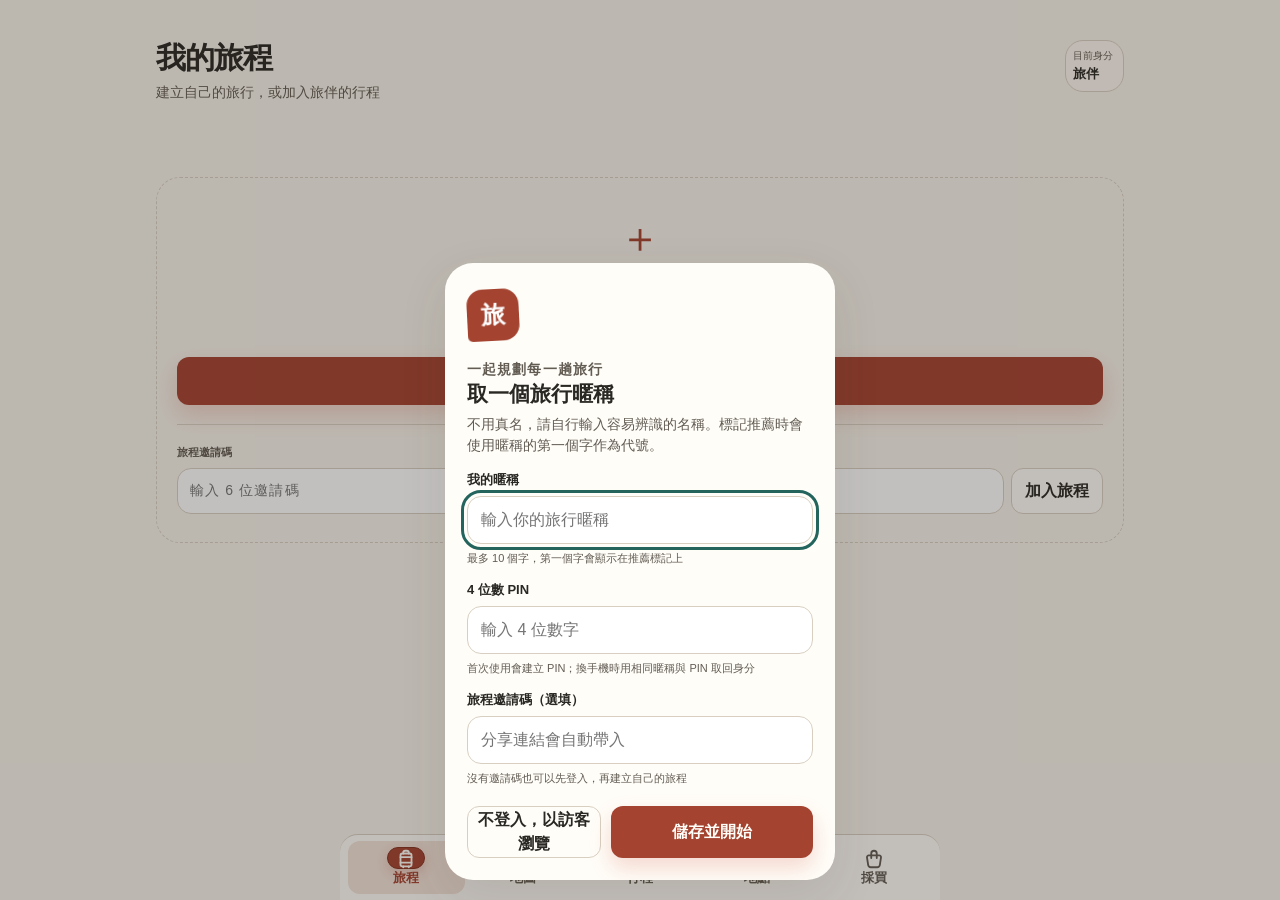
<file: index.html>
<!doctype html>
<html lang="zh-Hant">
  <head>
    <meta charset="UTF-8" />
    <meta name="viewport" content="width=device-width, initial-scale=1, viewport-fit=cover" />
    <meta name="theme-color" content="#f6f1e8" />
    <meta
      name="description"
      content="多人協作的旅遊行程、航班、住宿與地點規劃 App"
    />
    <title>旅伴｜多人旅遊規劃</title>
    <link rel="manifest" href="./manifest.webmanifest" />
    <link rel="icon" href="./icons/icon-192.png" sizes="192x192" type="image/png" />
    <link rel="apple-touch-icon" href="./icons/apple-touch-icon.png" />
    <meta name="apple-mobile-web-app-capable" content="yes" />
    <meta name="apple-mobile-web-app-title" content="旅伴" />
    <link rel="stylesheet" href="./vendor/leaflet/leaflet.css" />
    <link rel="stylesheet" href="./styles.css?v=20261003.2" />
    <link rel="stylesheet" href="./workspace-v3.css?v=20261003.2" />
  </head>
  <body>
    <main class="stage">
      <section class="phone" aria-label="多人旅遊規劃 App">
        <div id="app" class="app"></div>
        <nav class="tab-bar" aria-label="主要導覽">
          <!-- Icons: Tabler Icons, MIT License. See vendor/tabler-icons/LICENSE. -->
          <button class="tab" type="button" data-tab="overview">
            <span class="tab-icon" aria-hidden="true">
              <svg viewBox="0 0 24 24" fill="none" stroke="currentColor" stroke-width="2" stroke-linecap="round" stroke-linejoin="round" focusable="false">
                <path d="M6 8a2 2 0 0 1 2 -2h8a2 2 0 0 1 2 2v10a2 2 0 0 1 -2 2h-8a2 2 0 0 1 -2 -2l0 -10" />
                <path d="M9 6v-1a2 2 0 0 1 2 -2h2a2 2 0 0 1 2 2v1" />
                <path d="M6 10h12M6 16h12M9 20v1M15 20v1" />
              </svg>
            </span><span class="tab-label">旅程</span>
          </button>
          <button class="tab active" type="button" data-tab="map" aria-current="page">
            <span class="tab-icon" aria-hidden="true">
              <svg viewBox="0 0 24 24" fill="none" stroke="currentColor" stroke-width="2" stroke-linecap="round" stroke-linejoin="round" focusable="false">
                <path d="M8 16l2 -6l6 -2l-2 6l-6 2" />
                <path d="M3 12a9 9 0 1 0 18 0a9 9 0 1 0 -18 0" />
                <path d="M12 3v2M12 19v2M3 12h2M19 12h2" />
              </svg>
            </span><span class="tab-label">地圖</span>
          </button>
          <button class="tab" type="button" data-tab="itinerary">
            <span class="tab-icon" aria-hidden="true">
              <svg viewBox="0 0 24 24" fill="none" stroke="currentColor" stroke-width="2" stroke-linecap="round" stroke-linejoin="round" focusable="false">
                <path d="M4 7a2 2 0 0 1 2 -2h12a2 2 0 0 1 2 2v12a2 2 0 0 1 -2 2h-12a2 2 0 0 1 -2 -2V7" />
                <path d="M16 3v4M8 3v4M4 11h16M8 15h2v2H8v-2" />
              </svg>
            </span><span class="tab-label">行程</span>
          </button>
          <button class="tab" type="button" data-tab="places">
            <span class="tab-icon" aria-hidden="true">
              <svg viewBox="0 0 24 24" fill="none" stroke="currentColor" stroke-width="2" stroke-linecap="round" stroke-linejoin="round" focusable="false">
                <path d="M9 11a3 3 0 1 0 6 0a3 3 0 0 0 -6 0" />
                <path d="M17.657 16.657l-4.243 4.243a2 2 0 0 1 -2.827 0l-4.244 -4.243a8 8 0 1 1 11.314 0" />
              </svg>
            </span><span class="tab-label">地點</span>
          </button>

          <button class="tab" type="button" data-tab="shopping">
            <span class="tab-icon" aria-hidden="true">
              <svg viewBox="0 0 24 24" fill="none" stroke="currentColor" stroke-width="2" stroke-linecap="round" stroke-linejoin="round" focusable="false">
                <path d="M6.331 8h11.339a2 2 0 0 1 1.977 2.304l-1.255 8.152a3 3 0 0 1 -2.966 2.544h-6.852a3 3 0 0 1 -2.965 -2.544l-1.255 -8.152A2 2 0 0 1 6.331 8" />
                <path d="M9 11V6a3 3 0 0 1 6 0v5" />
              </svg>
            </span><span class="tab-label">採買</span>
          </button>
        </nav>
        <div class="home-indicator" aria-hidden="true"></div>
      </section>
    </main>

    <div id="sheet-root"></div>
    <div id="toast-root" aria-live="polite"></div>
    <script src="./vendor/leaflet/leaflet.js"></script>
    <script src="./lib/travel-area-audit.js?v=20260913.1"></script>
    <script src="./lib/area-tags.js?v=20260913.1"></script>
    <script src="./lib/canonical-travel-catalog.js?v=20261003.2"></script>
    <script src="./lib/planning-geography.js?v=20261003.2"></script>
    <script src="./lib/canonical-travel-manifest.js?v=20260913.1"></script>
    <script src="./lib/canonical-travel-migration.js?v=20260913.1"></script>
    <script src="./lib/trip-workspace.js?v=20261003.2"></script>
    <script src="./workspace-v3.js?v=20261003.2"></script>
    <script src="./app.js?v=20261003.2"></script>
  </body>
</html>
</file>
<file: vendor/leaflet/leaflet.css>
/* required styles */

.leaflet-pane,
.leaflet-tile,
.leaflet-marker-icon,
.leaflet-marker-shadow,
.leaflet-tile-container,
.leaflet-pane > svg,
.leaflet-pane > canvas,
.leaflet-zoom-box,
.leaflet-image-layer,
.leaflet-layer {
	position: absolute;
	left: 0;
	top: 0;
	}
.leaflet-container {
	overflow: hidden;
	}
.leaflet-tile,
.leaflet-marker-icon,
.leaflet-marker-shadow {
	-webkit-user-select: none;
	   -moz-user-select: none;
	        user-select: none;
	  -webkit-user-drag: none;
	}
/* Prevents IE11 from highlighting tiles in blue */
.leaflet-tile::selection {
	background: transparent;
}
/* Safari renders non-retina tile on retina better with this, but Chrome is worse */
.leaflet-safari .leaflet-tile {
	image-rendering: -webkit-optimize-contrast;
	}
/* hack that prevents hw layers "stretching" when loading new tiles */
.leaflet-safari .leaflet-tile-container {
	width: 1600px;
	height: 1600px;
	-webkit-transform-origin: 0 0;
	}
.leaflet-marker-icon,
.leaflet-marker-shadow {
	display: block;
	}
/* .leaflet-container svg: reset svg max-width decleration shipped in Joomla! (joomla.org) 3.x */
/* .leaflet-container img: map is broken in FF if you have max-width: 100% on tiles */
.leaflet-container .leaflet-overlay-pane svg {
	max-width: none !important;
	max-height: none !important;
	}
.leaflet-container .leaflet-marker-pane img,
.leaflet-container .leaflet-shadow-pane img,
.leaflet-container .leaflet-tile-pane img,
.leaflet-container img.leaflet-image-layer,
.leaflet-container .leaflet-tile {
	max-width: none !important;
	max-height: none !important;
	width: auto;
	padding: 0;
	}

.leaflet-container img.leaflet-tile {
	/* See: https://bugs.chromium.org/p/chromium/issues/detail?id=600120 */
	mix-blend-mode: plus-lighter;
}

.leaflet-container.leaflet-touch-zoom {
	-ms-touch-action: pan-x pan-y;
	touch-action: pan-x pan-y;
	}
.leaflet-container.leaflet-touch-drag {
	-ms-touch-action: pinch-zoom;
	/* Fallback for FF which doesn't support pinch-zoom */
	touch-action: none;
	touch-action: pinch-zoom;
}
.leaflet-container.leaflet-touch-drag.leaflet-touch-zoom {
	-ms-touch-action: none;
	touch-action: none;
}
.leaflet-container {
	-webkit-tap-highlight-color: transparent;
}
.leaflet-container a {
	-webkit-tap-highlight-color: rgba(51, 181, 229, 0.4);
}
.leaflet-tile {
	filter: inherit;
	visibility: hidden;
	}
.leaflet-tile-loaded {
	visibility: inherit;
	}
.leaflet-zoom-box {
	width: 0;
	height: 0;
	-moz-box-sizing: border-box;
	     box-sizing: border-box;
	z-index: 800;
	}
/* workaround for https://bugzilla.mozilla.org/show_bug.cgi?id=888319 */
.leaflet-overlay-pane svg {
	-moz-user-select: none;
	}

.leaflet-pane         { z-index: 400; }

.leaflet-tile-pane    { z-index: 200; }
.leaflet-overlay-pane { z-index: 400; }
.leaflet-shadow-pane  { z-index: 500; }
.leaflet-marker-pane  { z-index: 600; }
.leaflet-tooltip-pane   { z-index: 650; }
.leaflet-popup-pane   { z-index: 700; }

.leaflet-map-pane canvas { z-index: 100; }
.leaflet-map-pane svg    { z-index: 200; }

.leaflet-vml-shape {
	width: 1px;
	height: 1px;
	}
.lvml {
	behavior: url(#default#VML);
	display: inline-block;
	position: absolute;
	}


/* control positioning */

.leaflet-control {
	position: relative;
	z-index: 800;
	pointer-events: visiblePainted; /* IE 9-10 doesn't have auto */
	pointer-events: auto;
	}
.leaflet-top,
.leaflet-bottom {
	position: absolute;
	z-index: 1000;
	pointer-events: none;
	}
.leaflet-top {
	top: 0;
	}
.leaflet-right {
	right: 0;
	}
.leaflet-bottom {
	bottom: 0;
	}
.leaflet-left {
	left: 0;
	}
.leaflet-control {
	float: left;
	clear: both;
	}
.leaflet-right .leaflet-control {
	float: right;
	}
.leaflet-top .leaflet-control {
	margin-top: 10px;
	}
.leaflet-bottom .leaflet-control {
	margin-bottom: 10px;
	}
.leaflet-left .leaflet-control {
	margin-left: 10px;
	}
.leaflet-right .leaflet-control {
	margin-right: 10px;
	}


/* zoom and fade animations */

.leaflet-fade-anim .leaflet-popup {
	opacity: 0;
	-webkit-transition: opacity 0.2s linear;
	   -moz-transition: opacity 0.2s linear;
	        transition: opacity 0.2s linear;
	}
.leaflet-fade-anim .leaflet-map-pane .leaflet-popup {
	opacity: 1;
	}
.leaflet-zoom-animated {
	-webkit-transform-origin: 0 0;
	    -ms-transform-origin: 0 0;
	        transform-origin: 0 0;
	}
svg.leaflet-zoom-animated {
	will-change: transform;
}

.leaflet-zoom-anim .leaflet-zoom-animated {
	-webkit-transition: -webkit-transform 0.25s cubic-bezier(0,0,0.25,1);
	   -moz-transition:    -moz-transform 0.25s cubic-bezier(0,0,0.25,1);
	        transition:         transform 0.25s cubic-bezier(0,0,0.25,1);
	}
.leaflet-zoom-anim .leaflet-tile,
.leaflet-pan-anim .leaflet-tile {
	-webkit-transition: none;
	   -moz-transition: none;
	        transition: none;
	}

.leaflet-zoom-anim .leaflet-zoom-hide {
	visibility: hidden;
	}


/* cursors */

.leaflet-interactive {
	cursor: pointer;
	}
.leaflet-grab {
	cursor: -webkit-grab;
	cursor:    -moz-grab;
	cursor:         grab;
	}
.leaflet-crosshair,
.leaflet-crosshair .leaflet-interactive {
	cursor: crosshair;
	}
.leaflet-popup-pane,
.leaflet-control {
	cursor: auto;
	}
.leaflet-dragging .leaflet-grab,
.leaflet-dragging .leaflet-grab .leaflet-interactive,
.leaflet-dragging .leaflet-marker-draggable {
	cursor: move;
	cursor: -webkit-grabbing;
	cursor:    -moz-grabbing;
	cursor:         grabbing;
	}

/* marker & overlays interactivity */
.leaflet-marker-icon,
.leaflet-marker-shadow,
.leaflet-image-layer,
.leaflet-pane > svg path,
.leaflet-tile-container {
	pointer-events: none;
	}

.leaflet-marker-icon.leaflet-interactive,
.leaflet-image-layer.leaflet-interactive,
.leaflet-pane > svg path.leaflet-interactive,
svg.leaflet-image-layer.leaflet-interactive path {
	pointer-events: visiblePainted; /* IE 9-10 doesn't have auto */
	pointer-events: auto;
	}

/* visual tweaks */

.leaflet-container {
	background: #ddd;
	outline-offset: 1px;
	}
.leaflet-container a {
	color: #0078A8;
	}
.leaflet-zoom-box {
	border: 2px dotted #38f;
	background: rgba(255,255,255,0.5);
	}


/* general typography */
.leaflet-container {
	font-family: "Helvetica Neue", Arial, Helvetica, sans-serif;
	font-size: 12px;
	font-size: 0.75rem;
	line-height: 1.5;
	}


/* general toolbar styles */

.leaflet-bar {
	box-shadow: 0 1px 5px rgba(0,0,0,0.65);
	border-radius: 4px;
	}
.leaflet-bar a {
	background-color: #fff;
	border-bottom: 1px solid #ccc;
	width: 26px;
	height: 26px;
	line-height: 26px;
	display: block;
	text-align: center;
	text-decoration: none;
	color: black;
	}
.leaflet-bar a,
.leaflet-control-layers-toggle {
	background-position: 50% 50%;
	background-repeat: no-repeat;
	display: block;
	}
.leaflet-bar a:hover,
.leaflet-bar a:focus {
	background-color: #f4f4f4;
	}
.leaflet-bar a:first-child {
	border-top-left-radius: 4px;
	border-top-right-radius: 4px;
	}
.leaflet-bar a:last-child {
	border-bottom-left-radius: 4px;
	border-bottom-right-radius: 4px;
	border-bottom: none;
	}
.leaflet-bar a.leaflet-disabled {
	cursor: default;
	background-color: #f4f4f4;
	color: #bbb;
	}

.leaflet-touch .leaflet-bar a {
	width: 30px;
	height: 30px;
	line-height: 30px;
	}
.leaflet-touch .leaflet-bar a:first-child {
	border-top-left-radius: 2px;
	border-top-right-radius: 2px;
	}
.leaflet-touch .leaflet-bar a:last-child {
	border-bottom-left-radius: 2px;
	border-bottom-right-radius: 2px;
	}

/* zoom control */

.leaflet-control-zoom-in,
.leaflet-control-zoom-out {
	font: bold 18px 'Lucida Console', Monaco, monospace;
	text-indent: 1px;
	}

.leaflet-touch .leaflet-control-zoom-in, .leaflet-touch .leaflet-control-zoom-out  {
	font-size: 22px;
	}


/* layers control */

.leaflet-control-layers {
	box-shadow: 0 1px 5px rgba(0,0,0,0.4);
	background: #fff;
	border-radius: 5px;
	}
.leaflet-control-layers-toggle {
	background-image: url(images/layers.png);
	width: 36px;
	height: 36px;
	}
.leaflet-retina .leaflet-control-layers-toggle {
	background-image: url(images/layers-2x.png);
	background-size: 26px 26px;
	}
.leaflet-touch .leaflet-control-layers-toggle {
	width: 44px;
	height: 44px;
	}
.leaflet-control-layers .leaflet-control-layers-list,
.leaflet-control-layers-expanded .leaflet-control-layers-toggle {
	display: none;
	}
.leaflet-control-layers-expanded .leaflet-control-layers-list {
	display: block;
	position: relative;
	}
.leaflet-control-layers-expanded {
	padding: 6px 10px 6px 6px;
	color: #333;
	background: #fff;
	}
.leaflet-control-layers-scrollbar {
	overflow-y: scroll;
	overflow-x: hidden;
	padding-right: 5px;
	}
.leaflet-control-layers-selector {
	margin-top: 2px;
	position: relative;
	top: 1px;
	}
.leaflet-control-layers label {
	display: block;
	font-size: 13px;
	font-size: 1.08333em;
	}
.leaflet-control-layers-separator {
	height: 0;
	border-top: 1px solid #ddd;
	margin: 5px -10px 5px -6px;
	}

/* Default icon URLs */
.leaflet-default-icon-path { /* used only in path-guessing heuristic, see L.Icon.Default */
	background-image: url(images/marker-icon.png);
	}


/* attribution and scale controls */

.leaflet-container .leaflet-control-attribution {
	background: #fff;
	background: rgba(255, 255, 255, 0.8);
	margin: 0;
	}
.leaflet-control-attribution,
.leaflet-control-scale-line {
	padding: 0 5px;
	color: #333;
	line-height: 1.4;
	}
.leaflet-control-attribution a {
	text-decoration: none;
	}
.leaflet-control-attribution a:hover,
.leaflet-control-attribution a:focus {
	text-decoration: underline;
	}
.leaflet-attribution-flag {
	display: inline !important;
	vertical-align: baseline !important;
	width: 1em;
	height: 0.6669em;
	}
.leaflet-left .leaflet-control-scale {
	margin-left: 5px;
	}
.leaflet-bottom .leaflet-control-scale {
	margin-bottom: 5px;
	}
.leaflet-control-scale-line {
	border: 2px solid #777;
	border-top: none;
	line-height: 1.1;
	padding: 2px 5px 1px;
	white-space: nowrap;
	-moz-box-sizing: border-box;
	     box-sizing: border-box;
	background: rgba(255, 255, 255, 0.8);
	text-shadow: 1px 1px #fff;
	}
.leaflet-control-scale-line:not(:first-child) {
	border-top: 2px solid #777;
	border-bottom: none;
	margin-top: -2px;
	}
.leaflet-control-scale-line:not(:first-child):not(:last-child) {
	border-bottom: 2px solid #777;
	}

.leaflet-touch .leaflet-control-attribution,
.leaflet-touch .leaflet-control-layers,
.leaflet-touch .leaflet-bar {
	box-shadow: none;
	}
.leaflet-touch .leaflet-control-layers,
.leaflet-touch .leaflet-bar {
	border: 2px solid rgba(0,0,0,0.2);
	background-clip: padding-box;
	}


/* popup */

.leaflet-popup {
	position: absolute;
	text-align: center;
	margin-bottom: 20px;
	}
.leaflet-popup-content-wrapper {
	padding: 1px;
	text-align: left;
	border-radius: 12px;
	}
.leaflet-popup-content {
	margin: 13px 24px 13px 20px;
	line-height: 1.3;
	font-size: 13px;
	font-size: 1.08333em;
	min-height: 1px;
	}
.leaflet-popup-content p {
	margin: 17px 0;
	margin: 1.3em 0;
	}
.leaflet-popup-tip-container {
	width: 40px;
	height: 20px;
	position: absolute;
	left: 50%;
	margin-top: -1px;
	margin-left: -20px;
	overflow: hidden;
	pointer-events: none;
	}
.leaflet-popup-tip {
	width: 17px;
	height: 17px;
	padding: 1px;

	margin: -10px auto 0;
	pointer-events: auto;

	-webkit-transform: rotate(45deg);
	   -moz-transform: rotate(45deg);
	    -ms-transform: rotate(45deg);
	        transform: rotate(45deg);
	}
.leaflet-popup-content-wrapper,
.leaflet-popup-tip {
	background: white;
	color: #333;
	box-shadow: 0 3px 14px rgba(0,0,0,0.4);
	}
.leaflet-container a.leaflet-popup-close-button {
	position: absolute;
	top: 0;
	right: 0;
	border: none;
	text-align: center;
	width: 24px;
	height: 24px;
	font: 16px/24px Tahoma, Verdana, sans-serif;
	color: #757575;
	text-decoration: none;
	background: transparent;
	}
.leaflet-container a.leaflet-popup-close-button:hover,
.leaflet-container a.leaflet-popup-close-button:focus {
	color: #585858;
	}
.leaflet-popup-scrolled {
	overflow: auto;
	}

.leaflet-oldie .leaflet-popup-content-wrapper {
	-ms-zoom: 1;
	}
.leaflet-oldie .leaflet-popup-tip {
	width: 24px;
	margin: 0 auto;

	-ms-filter: "progid:DXImageTransform.Microsoft.Matrix(M11=0.70710678, M12=0.70710678, M21=-0.70710678, M22=0.70710678)";
	filter: progid:DXImageTransform.Microsoft.Matrix(M11=0.70710678, M12=0.70710678, M21=-0.70710678, M22=0.70710678);
	}

.leaflet-oldie .leaflet-control-zoom,
.leaflet-oldie .leaflet-control-layers,
.leaflet-oldie .leaflet-popup-content-wrapper,
.leaflet-oldie .leaflet-popup-tip {
	border: 1px solid #999;
	}


/* div icon */

.leaflet-div-icon {
	background: #fff;
	border: 1px solid #666;
	}


/* Tooltip */
/* Base styles for the element that has a tooltip */
.leaflet-tooltip {
	position: absolute;
	padding: 6px;
	background-color: #fff;
	border: 1px solid #fff;
	border-radius: 3px;
	color: #222;
	white-space: nowrap;
	-webkit-user-select: none;
	-moz-user-select: none;
	-ms-user-select: none;
	user-select: none;
	pointer-events: none;
	box-shadow: 0 1px 3px rgba(0,0,0,0.4);
	}
.leaflet-tooltip.leaflet-interactive {
	cursor: pointer;
	pointer-events: auto;
	}
.leaflet-tooltip-top:before,
.leaflet-tooltip-bottom:before,
.leaflet-tooltip-left:before,
.leaflet-tooltip-right:before {
	position: absolute;
	pointer-events: none;
	border: 6px solid transparent;
	background: transparent;
	content: "";
	}

/* Directions */

.leaflet-tooltip-bottom {
	margin-top: 6px;
}
.leaflet-tooltip-top {
	margin-top: -6px;
}
.leaflet-tooltip-bottom:before,
.leaflet-tooltip-top:before {
	left: 50%;
	margin-left: -6px;
	}
.leaflet-tooltip-top:before {
	bottom: 0;
	margin-bottom: -12px;
	border-top-color: #fff;
	}
.leaflet-tooltip-bottom:before {
	top: 0;
	margin-top: -12px;
	margin-left: -6px;
	border-bottom-color: #fff;
	}
.leaflet-tooltip-left {
	margin-left: -6px;
}
.leaflet-tooltip-right {
	margin-left: 6px;
}
.leaflet-tooltip-left:before,
.leaflet-tooltip-right:before {
	top: 50%;
	margin-top: -6px;
	}
.leaflet-tooltip-left:before {
	right: 0;
	margin-right: -12px;
	border-left-color: #fff;
	}
.leaflet-tooltip-right:before {
	left: 0;
	margin-left: -12px;
	border-right-color: #fff;
	}

/* Printing */

@media print {
	/* Prevent printers from removing background-images of controls. */
	.leaflet-control {
		-webkit-print-color-adjust: exact;
		print-color-adjust: exact;
		}
	}
</file>
<file: styles.css>
:root {
  color-scheme: light;
  --paper: #f6f1e8;
  --paper-2: #fffaf2;
  --ink: #282722;
  --muted: #77736b;
  --line: #ded5c8;
  --accent: #c8452d;
  --accent-deep: #ad341f;
  --mineral: #40777a;
  --mineral-soft: #dcebea;
  --shadow: 0 18px 50px rgba(55, 39, 25, 0.16);
  --radius: 24px;
  font-family:
    -apple-system, BlinkMacSystemFont, "SF Pro Display", "PingFang TC",
    "Noto Sans TC", "Microsoft JhengHei", sans-serif;
}

* {
  box-sizing: border-box;
}

html,
body {
  margin: 0;
  min-height: 100%;
  overflow-x: hidden;
  background:
    radial-gradient(circle at 18% 12%, rgba(200, 69, 45, 0.07), transparent 32%),
    #e8e1d8;
  color: var(--ink);
}

button,
input,
select {
  font: inherit;
}

button {
  color: inherit;
}

.stage {
  min-height: 100dvh;
  display: grid;
  place-items: center;
  padding: 24px;
}

.phone {
  position: relative;
  width: min(430px, 100%);
  height: min(900px, calc(100dvh - 48px));
  min-height: 720px;
  overflow: hidden;
  border: 10px solid #181818;
  border-radius: 56px;
  background:
    linear-gradient(rgba(255, 255, 255, 0.44), rgba(255, 255, 255, 0.06)),
    var(--paper);
  box-shadow: var(--shadow);
}

.phone::before {
  content: "";
  position: absolute;
  inset: 0;
  pointer-events: none;
  opacity: 0.17;
  background-image: url("data:image/svg+xml,%3Csvg viewBox='0 0 160 160' xmlns='http://www.w3.org/2000/svg'%3E%3Cfilter id='n'%3E%3CfeTurbulence type='fractalNoise' baseFrequency='.8' numOctaves='3' stitchTiles='stitch'/%3E%3C/filter%3E%3Crect width='100%25' height='100%25' filter='url(%23n)' opacity='.12'/%3E%3C/svg%3E");
}

.app {
  position: absolute;
  inset: 0 0 78px;
  overflow-y: auto;
  overflow-x: hidden;
  overscroll-behavior: contain;
  scrollbar-width: none;
}

.app::-webkit-scrollbar {
  display: none;
}

.screen {
  width: 100%;
  max-width: 100%;
  min-height: 100%;
  overflow-x: clip;
  padding: 22px 22px 34px;
}

.overview-screen {
  min-height: 100%;
  overflow: visible;
  display: flex;
  flex-direction: column;
  padding: 14px 18px 14px;
}

.overview-screen .title-row {
  margin-bottom: 8px;
}

.overview-screen .title-row > div:first-child {
  flex: 1 1 auto;
  min-width: 0;
}

.overview-screen .trip-title-button h1 {
  max-width: none;
  font-size: clamp(30px, 8vw, 38px);
  line-height: 1.08;
  overflow-wrap: anywhere;
  white-space: normal;
}

.overview-screen .subtitle {
  max-width: none;
  font-size: 17px;
  line-height: 1.25;
  overflow-wrap: anywhere;
  white-space: normal;
}

.overview-screen .header-actions .profile-button > .member-avatar {
  display: none;
}

.overview-screen .header-actions .profile-button {
  padding-left: 9px;
}

.overview-screen .header-actions {
  gap: 5px;
}

.overview-screen .share-button {
  min-width: 48px;
}

.overview-screen .flight-section {
  margin-top: 6px;
}

.overview-flight-section {
  flex: 0 0 auto;
}

.overview-screen .section-row h2 {
  margin-bottom: 8px;
  font-size: 17px;
}

.overview-screen .flight-leg {
  grid-template-columns: 34px minmax(0, 1fr) 20px minmax(0, 1fr);
  gap: 5px 7px;
  padding: 8px 10px;
}

.overview-screen .airport strong {
  font-size: 17px;
}

.overview-screen .airport span {
  font-size: 11px;
}

.overview-screen .flight-arrow .plane {
  font-size: 17px;
}

.overview-screen .flight-direction-badge {
  font-size: 11px;
}

.overview-screen .flight-travelers {
  min-height: 25px;
  padding-top: 4px;
  font-size: 12px;
}

.map-date-disabled {
  opacity: 0.48;
}

.overview-screen .saved-preview {
  min-height: 0;
  margin-top: 10px;
}

.overview-screen .preview-rail {
  grid-auto-columns: 112px;
  padding-bottom: 5px;
}

.overview-screen .preview-card {
  min-height: 82px;
  align-items: center;
  justify-content: center;
  padding: 10px;
  text-align: center;
}

.overview-screen .preview-card strong {
  width: 100%;
}

.overview-screen > .primary-button {
  flex: 0 0 auto;
  min-height: 44px;
  margin-top: 7px;
}

.overview-undo-button {
  width: 36px;
  height: 44px;
  display: grid;
  flex: 0 0 auto;
  place-items: center;
  border: 1px solid var(--line);
  border-radius: 16px;
  background: rgba(255, 250, 242, 0.8);
  color: var(--accent);
  cursor: pointer;
  font-size: 23px;
  font-weight: 800;
}

.startup-state {
  padding: 32px 20px;
  color: var(--ink);
}

.startup-state p {
  color: var(--muted);
}

.startup-skeleton {
  height: 112px;
  margin-top: 24px;
  border-radius: 16px;
  background: var(--line);
}

.page-undo-button,
.sheet-undo-button {
  width: 40px;
  height: 40px;
  display: grid;
  flex: 0 0 auto;
  place-items: center;
  padding: 0;
  border: 1px solid var(--line);
  border-radius: 14px;
  background: rgba(255, 250, 242, 0.9);
  color: var(--accent);
  cursor: pointer;
  font-size: 22px;
  font-weight: 850;
  line-height: 1;
}

.sheet-undo-button {
  position: absolute;
  z-index: 4;
  top: 20px;
  right: 68px;
}

.overview-undo-button:disabled,
.page-undo-button:disabled,
.sheet-undo-button:disabled {
  cursor: default;
  opacity: 0.34;
}

.overview-status-card {
  position: relative;
  display: grid;
  grid-template-columns: minmax(0, 1fr) auto;
  gap: 8px 14px;
  padding: 14px 15px 12px;
  border: 1px solid var(--line);
  border-radius: 20px;
  background: rgba(255, 250, 242, 0.74);
}

.overview-status-card > div:first-child,
.overview-flight-brief > div {
  min-width: 0;
  display: grid;
  gap: 2px;
}

.overview-status-card small,
.overview-status-card span,
.overview-flight-brief small,
.overview-flight-brief span {
  color: var(--muted);
  font-size: 10px;
}

.overview-status-card > div:first-child > strong {
  font-family: "Songti TC", "Noto Serif TC", serif;
  font-size: 25px;
  line-height: 1.05;
}

.overview-readiness {
  display: grid;
  align-content: center;
  justify-items: end;
}

.overview-readiness > strong {
  color: var(--accent);
  font-size: 24px;
  line-height: 1;
}

.overview-readiness > strong small {
  color: inherit;
  font-size: 11px;
}

.overview-progress {
  height: 5px;
  grid-column: 1 / -1;
  overflow: hidden;
  border-radius: 99px;
  background: #e9dfd2;
}

.overview-progress i {
  height: 100%;
  display: block;
  border-radius: inherit;
  background: var(--accent);
}

.overview-metrics {
  display: grid;
  grid-template-columns: repeat(4, minmax(0, 1fr));
  margin-top: 8px;
  overflow: hidden;
  border: 1px solid var(--line);
  border-radius: 17px;
  background: rgba(255, 250, 242, 0.56);
}

.overview-metrics button {
  min-width: 0;
  min-height: 58px;
  display: grid;
  align-content: center;
  gap: 2px;
  padding: 6px 3px;
  border: 0;
  border-right: 1px solid var(--line);
  background: transparent;
  cursor: pointer;
}

.overview-metrics button:last-child {
  border-right: 0;
}

.overview-metrics strong {
  color: var(--mineral);
  font-size: 17px;
}

.overview-metrics span {
  overflow: hidden;
  color: var(--muted);
  font-size: 9px;
  text-overflow: ellipsis;
  white-space: nowrap;
}

.overview-next-section {
  min-height: 0;
  margin-top: 10px;
}

.overview-next-section .section-row {
  margin-bottom: 4px;
}

.overview-next-section .section-row h2 {
  margin: 1px 0 0;
  font-size: 18px;
}

.overview-next-section .section-kicker {
  font-size: 9px;
}

.overview-action-list {
  display: grid;
  gap: 5px;
}

.overview-action-card {
  min-width: 0;
  min-height: 49px;
  display: grid;
  grid-template-columns: 31px minmax(0, 1fr) auto;
  align-items: center;
  gap: 8px;
  padding: 7px 10px;
  border: 1px solid var(--line);
  border-radius: 15px;
  background: rgba(255, 250, 242, 0.72);
  cursor: pointer;
  text-align: left;
}

.overview-action-card > span:first-child {
  width: 31px;
  height: 31px;
  display: grid;
  place-items: center;
  border-radius: 10px;
  background: var(--mineral-soft);
  color: var(--mineral);
  font-size: 15px;
  font-weight: 800;
}

.overview-action-card > span:nth-child(2) {
  min-width: 0;
  display: grid;
  gap: 1px;
}

.overview-action-card strong,
.overview-action-card small {
  overflow: hidden;
  text-overflow: ellipsis;
  white-space: nowrap;
}

.overview-action-card strong {
  font-size: 12px;
}

.overview-action-card small {
  color: var(--muted);
  font-size: 9px;
}

.overview-action-card > b {
  color: var(--accent);
  font-size: 18px;
}

.overview-flight-brief {
  min-height: 62px;
  display: grid;
  grid-template-columns: minmax(0, 1fr) auto;
  align-items: center;
  gap: 10px;
  margin-top: 9px;
  padding: 9px 11px;
  border: 1px solid var(--line);
  border-radius: 16px;
  background: #eee7dc;
}

.overview-flight-brief strong {
  overflow: hidden;
  font-size: 13px;
  text-overflow: ellipsis;
  white-space: nowrap;
}

.overview-flight-brief button {
  min-height: 36px;
  padding: 0 11px;
  border: 1px solid rgba(64, 119, 122, 0.25);
  border-radius: 12px;
  background: var(--paper-2);
  color: var(--mineral);
  cursor: pointer;
  font-size: 11px;
  font-weight: 800;
}

.screen.map-screen {
  display: flex;
  flex-direction: column;
  padding-bottom: 0;
}

.eyebrow,
.section-kicker {
  margin: 0;
  color: var(--mineral);
  font-size: 14px;
  font-weight: 700;
  letter-spacing: 0.08em;
}

h1,
h2,
h3,
p {
  margin-top: 0;
}

h1 {
  margin-bottom: 6px;
  font-family: "Songti TC", "Noto Serif TC", serif;
  font-size: clamp(38px, 10vw, 50px);
  font-weight: 650;
  letter-spacing: -0.04em;
}

h2 {
  margin-bottom: 14px;
  font-size: 21px;
}

.title-row,
.section-row {
  display: flex;
  align-items: center;
  justify-content: space-between;
  gap: 14px;
}

.title-row {
  margin-bottom: 22px;
}

.subtitle {
  margin: 0;
  color: var(--accent);
  font-family: "Songti TC", "Noto Serif TC", serif;
  font-size: 26px;
}

.icon-button,
.round-button {
  border: 1px solid var(--line);
  background: rgba(255, 250, 242, 0.82);
  display: grid;
  place-items: center;
  cursor: pointer;
}

.round-button {
  width: 48px;
  height: 48px;
  border-radius: 50%;
  border: 0;
  color: white;
  background: var(--accent);
  font-size: 30px;
  box-shadow: 0 9px 22px rgba(200, 69, 45, 0.22);
}

.icon-button {
  width: 40px;
  height: 40px;
  flex: 0 0 40px;
  aspect-ratio: 1;
  border-radius: 50%;
}

.profile-button {
  display: flex;
  align-items: center;
  gap: 9px;
  padding: 7px 10px 7px 7px;
  border: 1px solid var(--line);
  border-radius: 18px;
  background: rgba(255, 250, 242, 0.72);
  cursor: pointer;
  text-align: left;
}

.profile-button span {
  display: grid;
  gap: 1px;
}

.profile-button small {
  color: var(--muted);
  font-size: 10px;
}

.profile-button strong {
  max-width: 76px;
  overflow: hidden;
  font-size: 13px;
  text-overflow: ellipsis;
  white-space: nowrap;
}

.header-actions {
  display: flex;
  align-items: center;
  gap: 7px;
}

.share-button {
  min-width: 54px;
  height: 44px;
  display: grid;
  place-items: center;
  gap: 0;
  padding: 4px 8px;
  border: 1px solid var(--line);
  border-radius: 16px;
  background: rgba(255, 250, 242, 0.8);
  color: var(--mineral);
  cursor: pointer;
}

.share-button span {
  font-size: 17px;
  line-height: 1;
}

.share-button b {
  font-size: 9px;
}

.member-avatar {
  width: 38px;
  height: 38px;
  display: inline-grid;
  flex: 0 0 auto;
  place-items: center;
  border: 2px solid var(--paper-2);
  border-radius: 12px;
  color: white;
  font-size: 13px;
  font-weight: 800;
}

.member-avatar.compact {
  width: 27px;
  height: 27px;
  border-radius: 9px;
  font-size: 11px;
}

.member-avatar.coral {
  background: #bd5944;
}

.member-avatar.teal {
  background: #47777a;
}

.member-avatar.ochre {
  background: #a67939;
}

.segment {
  display: grid;
  grid-auto-flow: column;
  grid-auto-columns: 1fr;
  gap: 4px;
  margin-bottom: 22px;
  padding: 4px;
  border: 1px solid rgba(222, 213, 200, 0.9);
  border-radius: 17px;
  background: rgba(235, 228, 217, 0.72);
}

.segment button {
  min-height: 44px;
  border: 0;
  border-radius: 13px;
  background: transparent;
  cursor: pointer;
  font-weight: 700;
}

.segment button.active {
  color: white;
  background: var(--accent);
  box-shadow: 0 5px 12px rgba(173, 52, 31, 0.18);
}

.flight-section {
  margin-top: 24px;
}

.flight-card {
  overflow: hidden;
  border: 1px solid var(--line);
  border-radius: var(--radius);
  background: rgba(255, 250, 242, 0.8);
}

.flight-leg {
  display: grid;
  grid-template-columns: 44px minmax(0, 1fr) auto minmax(0, 1fr);
  grid-template-areas:
    "direction departure arrow arrival"
    "direction travelers travelers travelers";
  align-items: center;
  gap: 12px;
  padding: 20px;
}

.flight-leg + .flight-leg {
  border-top: 1px dashed var(--line);
}

.airport {
  display: grid;
  min-width: 0;
  gap: 3px;
}

.departure-airport {
  grid-area: departure;
}

.arrival-airport {
  grid-area: arrival;
  text-align: right;
}

.airport strong {
  display: block;
  overflow: hidden;
  font-family: "Songti TC", "Noto Serif TC", serif;
  font-size: 22px;
  text-overflow: ellipsis;
  white-space: nowrap;
}

.airport span,
.meta {
  color: var(--muted);
  font-size: 13px;
}

.flight-arrow {
  grid-area: arrow;
  display: grid;
  justify-items: center;
  gap: 2px;
  color: var(--mineral);
}

.flight-arrow .plane {
  font-size: 22px;
  transform: rotate(10deg);
}

.flight-direction-badge {
  grid-area: direction;
  align-self: stretch;
  display: grid;
  place-items: center;
  padding-right: 8px;
  border-right: 1px dashed var(--line);
  color: var(--accent);
  font-size: 12px;
  font-weight: 900;
  white-space: nowrap;
}

.saved-preview {
  margin-top: 26px;
}

.preview-rail {
  display: grid;
  grid-auto-flow: column;
  grid-auto-columns: 132px;
  gap: 10px;
  overflow-x: auto;
  padding: 2px 2px 8px;
  overscroll-behavior-inline: contain;
  scroll-snap-type: x proximity;
  scrollbar-width: none;
  touch-action: pan-x;
  -webkit-overflow-scrolling: touch;
  cursor: grab;
}

.preview-rail:active {
  cursor: grabbing;
}

.preview-rail::-webkit-scrollbar {
  display: none;
}

.preview-card {
  min-height: 120px;
  display: flex;
  flex-direction: column;
  justify-content: flex-end;
  padding: 14px;
  border: 1px solid var(--line);
  border-radius: 18px;
  background:
    linear-gradient(180deg, transparent 25%, rgba(34, 30, 25, 0.72)),
    var(--swatch, #c2d8d3);
  color: white;
  cursor: pointer;
  scroll-snap-align: start;
}

.preview-card strong {
  font-size: 15px;
  line-height: 1.25;
}

.primary-button,
.outline-button {
  width: 100%;
  min-height: 54px;
  border-radius: 17px;
  cursor: pointer;
  font-weight: 800;
}

.primary-button {
  border: 0;
  background: var(--accent);
  color: white;
  box-shadow: 0 10px 22px rgba(200, 69, 45, 0.2);
}

.primary-button:hover,
.primary-button:focus-visible {
  background: var(--accent-deep);
}

.outline-button {
  border: 1px dashed var(--accent);
  background: transparent;
  color: var(--accent);
}

.place-group {
  margin-top: 18px;
}

.group-title {
  display: flex;
  align-items: center;
  gap: 8px;
  margin: 0 0 5px;
  color: var(--mineral);
  font-size: 17px;
}

.group-title-row {
  display: flex;
  align-items: center;
  justify-content: space-between;
  gap: 10px;
}

.travel-area-retry {
  min-height: 36px;
  padding: 7px 11px;
  border: 1px solid var(--line);
  border-radius: 999px;
  color: var(--accent);
  background: rgba(255, 250, 242, 0.9);
  font-size: 13px;
  font-weight: 700;
}

.place-list {
  border-top: 1px solid var(--line);
}

.swipe-row {
  position: relative;
  overflow: hidden;
  border-bottom: 1px solid var(--line);
}

.swipe-delete {
  position: absolute;
  inset: 0 0 0 auto;
  width: 84px;
  border: 0;
  background: #b93f31;
  color: white;
  cursor: pointer;
  font-weight: 800;
  opacity: 0;
  visibility: hidden;
  transition: opacity 120ms ease;
}

.swipe-row.delete-visible .swipe-delete {
  opacity: 1;
  visibility: visible;
}

.swipe-surface {
  position: relative;
  z-index: 1;
  background: var(--paper);
  touch-action: pan-y;
  transition: transform 190ms ease;
  will-change: transform;
}

.place-row.swipe-surface {
  width: 100%;
  isolation: isolate;
  box-shadow: 10px 0 0 var(--paper);
}

.swipe-surface.revealed {
  transform: translateX(-84px);
}

.place-row {
  display: grid;
  grid-template-columns: 54px minmax(0, 1fr) auto;
  gap: 12px;
  align-items: center;
  min-height: 82px;
  padding: 14px 0;
}

/* Vertical rhythm inside the Places list card only (scoped via .place-row so the
   itinerary timeline's unrelated .place-copy button keeps its own spacing).
   name -> tag is tight (tag is a continuation of the name), tag -> meta is normal,
   meta -> marker status is the most separated of the three, but still modest. */
.place-row .place-copy strong {
  margin-bottom: 4px;
  overflow: visible;
  white-space: normal;
  overflow-wrap: anywhere;
}

.place-row .place-copy .place-list-tags {
  margin: 0 0 6px;
  max-height: none;
  overflow: visible;
}

.place-row .place-copy > span:not(.place-list-tags):not(.vote-names) {
  display: block;
  margin: 0 0 7px;
}

.place-thumb,
.mini-thumb {
  display: grid;
  place-items: center;
  color: white;
  background: var(--swatch, var(--mineral));
  font-family: "Songti TC", serif;
  font-weight: 800;
}

.place-thumb {
  width: 54px;
  height: 54px;
  padding: 0;
  border: 0;
  border-radius: 15px;
  font-size: 19px;
}

.mini-thumb {
  width: 42px;
  height: 42px;
  border-radius: 12px;
}

.place-copy {
  min-width: 0;
}

.place-copy strong {
  display: block;
  margin-bottom: 5px;
  overflow: hidden;
  font-size: 16px;
  text-overflow: ellipsis;
  white-space: nowrap;
}

.place-copy span {
  color: var(--muted);
  font-size: 13px;
}

.place-copy-button {
  padding: 0;
  border: 0;
  background: transparent;
  cursor: pointer;
  text-align: left;
}

.place-copy .vote-names {
  display: block;
  margin-top: 4px;
  overflow: hidden;
  color: var(--mineral);
  font-size: 12px;
  font-weight: 700;
  text-overflow: ellipsis;
  white-space: nowrap;
}

.place-row .place-copy .vote-names {
  margin-top: 0;
}

.reaction-button {
  display: grid;
  grid-template-columns: auto auto;
  place-content: center;
  place-items: center;
  gap: 3px;
  min-width: 47px;
  height: 42px;
  margin-right: 4px;
  padding: 0 9px;
  border: 1px solid var(--line);
  border-radius: 15px;
  background: rgba(255, 250, 242, 0.88);
  color: var(--muted);
  cursor: pointer;
}

.reaction-button span,
.reaction-button b {
  display: block;
  line-height: 1;
}

.reaction-button b {
  margin: 0;
  font-size: 12px;
  font-variant-numeric: tabular-nums;
}

.reaction-button.active {
  border-color: #e8a293;
  background: #fff0eb;
  color: var(--accent);
}

.list-footer {
  position: sticky;
  z-index: 12;
  bottom: 0;
  isolation: isolate;
  margin: 24px -3px 0;
  padding: 12px 3px 5px;
  border-top: 1px solid var(--line);
  background: var(--paper);
  box-shadow: 0 12px 0 var(--paper);
  transform: translateZ(0);
}

.list-footer .primary-button {
  position: relative;
  z-index: 1;
}

.map-toolbar {
  display: flex;
  align-items: center;
  justify-content: space-between;
  gap: 12px;
}

.map-toolbar.title-row {
  margin-bottom: 0;
}

.map-toolbar h1,
.map-toolbar .meta {
  margin-bottom: 0;
}

.map-toolbar-actions,
.map-fullscreen-floating-actions {
  display: flex;
  align-items: center;
  gap: 7px;
}

.map-fullscreen-button,
.map-floating-button {
  min-height: 40px;
  display: inline-flex;
  align-items: center;
  justify-content: center;
  gap: 6px;
  padding: 0 11px;
  border: 1px solid var(--line);
  border-radius: 14px;
  background: rgba(255, 250, 242, 0.94);
  color: var(--mineral);
  box-shadow: 0 4px 14px rgba(45, 35, 29, 0.1);
  cursor: pointer;
  font-size: 11px;
  font-weight: 850;
  white-space: nowrap;
}

.map-fullscreen-button svg,
.map-floating-button svg {
  width: 18px;
  height: 18px;
  fill: none;
  stroke: currentColor;
  stroke-linecap: round;
  stroke-linejoin: round;
  stroke-width: 1.9;
}

.filter-button {
  height: 42px;
  padding: 0 14px;
  border: 1px solid var(--line);
  border-radius: 99px;
  background: rgba(255, 250, 242, 0.84);
  cursor: pointer;
  font-weight: 700;
}

.coordinate-badge {
  padding: 8px 11px;
  border: 1px solid var(--line);
  border-radius: 12px;
  background: rgba(255, 250, 242, 0.76);
  color: var(--muted);
  font-size: 11px;
  font-weight: 800;
}

.map-purpose-tabs {
  display: grid;
  grid-template-columns: 1fr 1fr;
  gap: 7px;
  margin-bottom: 10px;
}

.map-purpose-tabs button {
  display: grid;
  gap: 2px;
  min-height: 54px;
  padding: 8px 12px;
  border: 1px solid var(--line);
  border-radius: 15px;
  background: rgba(255, 250, 242, 0.62);
  cursor: pointer;
  text-align: left;
}

.map-purpose-tabs button span {
  color: var(--muted);
  font-size: 11px;
}

.map-purpose-tabs button.active {
  border-color: var(--mineral);
  background: var(--mineral-soft);
  color: var(--mineral);
}

.map-filters {
  display: grid;
  grid-template-columns: repeat(3, minmax(0, 1fr));
  gap: 7px;
  margin-bottom: 9px;
}

.map-filters label {
  display: grid;
  gap: 4px;
  min-width: 0;
}

.map-filters label > span {
  color: var(--muted);
  font-size: 10px;
  font-weight: 800;
}

.map-filters select {
  width: 100%;
  min-width: 0;
  height: 38px;
  padding: 0 7px;
  border: 1px solid var(--line);
  border-radius: 11px;
  background: var(--paper-2);
  color: var(--ink);
  font-size: 11px;
  font-weight: 700;
}

.map-legend {
  display: flex;
  align-items: center;
  gap: 11px;
  overflow-x: auto;
  margin: 0 -2px 9px;
  padding: 2px;
  color: var(--muted);
  font-size: 10px;
  font-weight: 700;
  scrollbar-width: none;
  white-space: nowrap;
}

.map-legend span {
  display: inline-flex;
  align-items: center;
  gap: 4px;
}

.map-legend span.muted {
  opacity: 0.55;
}

.map-legend i {
  width: 9px;
  height: 9px;
  border-radius: 3px 3px 3px 1px;
  background: #777975;
}

.map-legend i.favorite {
  background: #78558b;
}

.map-legend i.scheduled {
  background: #3f7193;
}

.map-legend i.lodging {
  background: #50805e;
}

.map-legend .flight-route-legend i {
  width: 24px;
  height: 0;
  border-top: 3px dashed #c8452d;
  border-radius: 0;
  background: transparent;
}

.map-canvas {
  position: relative;
  flex: 1;
  min-height: 480px;
  margin: 0 -22px;
  overflow: hidden;
  background: #e8e6e1;
}

body.map-fullscreen-open {
  overflow: hidden;
}

body.map-fullscreen-open .stage {
  padding: 0;
}

body.map-fullscreen-open .phone {
  position: fixed;
  inset: 0;
  width: 100vw;
  height: 100dvh;
  min-height: 0;
  border: 0;
  border-radius: 0;
  box-shadow: none;
}

body.map-fullscreen-open .app {
  inset: 0;
  overflow: hidden;
}

body.map-fullscreen-open .tab-bar,
body.map-fullscreen-open .home-indicator,
body.map-fullscreen-open .phone::before {
  display: none;
}

.map-screen.is-fullscreen {
  position: absolute;
  inset: 0;
  z-index: 40;
  width: 100%;
  height: 100%;
  min-height: 0;
  display: grid;
  grid-template-columns: 286px minmax(0, 1fr);
  padding: 0;
  overflow: hidden;
  background: var(--paper);
  transition: grid-template-columns 220ms ease;
}

.map-fullscreen-sidebar {
  position: relative;
  z-index: 15;
  min-width: 0;
  height: 100%;
  display: flex;
  flex-direction: column;
  gap: 12px;
  padding: max(18px, env(safe-area-inset-top)) 16px max(16px, env(safe-area-inset-bottom));
  overflow-y: auto;
  border-right: 1px solid var(--line);
  background: rgba(246, 241, 232, 0.97);
  box-shadow: 9px 0 24px rgba(45, 35, 29, 0.1);
  transition: opacity 180ms ease, transform 220ms ease;
}

.map-screen.is-fullscreen.sidebar-closed {
  grid-template-columns: 0 minmax(0, 1fr);
}

.map-screen.is-fullscreen.sidebar-closed .map-fullscreen-sidebar {
  pointer-events: none;
  opacity: 0;
  transform: translateX(-100%);
}

.map-sidebar-heading {
  display: flex;
  align-items: flex-start;
  justify-content: space-between;
  gap: 10px;
}

.map-sidebar-heading h2 {
  margin: 3px 0 2px;
  font-family: "Songti TC", "Noto Serif TC", serif;
  font-size: 28px;
  line-height: 1.08;
}

.map-sidebar-heading > div > span,
.map-sidebar-result-title span {
  color: var(--muted);
  font-size: 11px;
  font-weight: 700;
}

.map-fullscreen-sidebar .map-purpose-tabs,
.map-fullscreen-sidebar .map-filters,
.map-fullscreen-sidebar .map-legend {
  flex: 0 0 auto;
  margin-bottom: 0;
}

.map-fullscreen-sidebar .map-filters {
  grid-template-columns: 1fr;
  gap: 8px;
}

.map-fullscreen-sidebar .map-filters select {
  height: 40px;
  font-size: 12px;
}

.map-fullscreen-sidebar .map-legend {
  flex-wrap: wrap;
  overflow: visible;
  white-space: normal;
}

.map-sidebar-section {
  display: grid;
  gap: 7px;
}

.map-sidebar-section h3,
.map-sidebar-result-title h3 {
  margin: 0;
  font-size: 12px;
}

.map-sidebar-kind-list {
  display: grid;
  grid-template-columns: repeat(2, minmax(0, 1fr));
  gap: 6px;
}

.map-sidebar-kind-list button {
  min-width: 0;
  min-height: 36px;
  display: flex;
  align-items: center;
  justify-content: space-between;
  gap: 6px;
  padding: 0 10px;
  border: 1px solid var(--line);
  border-radius: 12px;
  background: var(--paper-2);
  color: var(--muted);
  cursor: pointer;
  font-size: 11px;
  font-weight: 800;
}

.map-sidebar-kind-list button.active {
  border-color: var(--mineral);
  background: var(--mineral);
  color: white;
}

.map-sidebar-kind-list button b {
  font-size: 10px;
  font-variant-numeric: tabular-nums;
}

.map-sidebar-results {
  min-height: 0;
  padding-top: 11px;
  border-top: 1px solid var(--line);
}

.map-sidebar-result-title {
  display: flex;
  align-items: center;
  justify-content: space-between;
}

.map-sidebar-place {
  width: 100%;
  min-width: 0;
  display: grid;
  grid-template-columns: 34px minmax(0, 1fr);
  align-items: center;
  gap: 9px;
  padding: 8px;
  border: 1px solid transparent;
  border-radius: 13px;
  background: transparent;
  cursor: pointer;
  text-align: left;
}

.map-sidebar-place:hover,
.map-sidebar-place.active {
  border-color: rgba(64, 119, 122, 0.26);
  background: var(--mineral-soft);
}

.map-sidebar-place > i {
  width: 34px;
  height: 34px;
  display: grid;
  place-items: center;
  border-radius: 11px;
  background: var(--place-swatch, var(--mineral));
  color: white;
  font-family: "Songti TC", serif;
  font-style: normal;
  font-weight: 900;
}

.map-sidebar-place > span {
  min-width: 0;
  display: grid;
  gap: 2px;
}

.map-sidebar-place strong,
.map-sidebar-place small {
  overflow: hidden;
  text-overflow: ellipsis;
  white-space: nowrap;
}

.map-sidebar-place strong {
  font-size: 12px;
}

.map-sidebar-place small,
.map-sidebar-empty {
  color: var(--muted);
  font-size: 10px;
}

.map-sidebar-empty {
  padding: 16px 8px;
  text-align: center;
}

.map-fullscreen-stage {
  position: relative;
  min-width: 0;
  min-height: 0;
  overflow: hidden;
}

.map-fullscreen-stage .map-canvas {
  position: absolute;
  inset: 0;
  min-height: 0;
  margin: 0;
}

.map-fullscreen-floating-actions {
  position: absolute;
  z-index: 18;
  top: max(12px, env(safe-area-inset-top));
  right: max(12px, env(safe-area-inset-right));
}

.map-fullscreen-stage .map-gesture-note {
  top: max(64px, calc(env(safe-area-inset-top) + 54px));
}

.map-screen.is-fullscreen.sidebar-open .map-sidebar-toggle {
  display: none;
}

.map-canvas::after {
  content: none;
}

.google-map,
.google-map iframe {
  width: 100%;
  height: 100%;
  min-height: inherit;
  border: 0;
}

.google-map {
  position: absolute;
  inset: 0;
  touch-action: none;
}

.google-map .leaflet-pane,
.google-map .leaflet-control {
  z-index: 2;
}

.google-map .leaflet-top,
.google-map .leaflet-bottom {
  z-index: 4;
}

.map-loading {
  height: 100%;
  display: grid;
  place-items: center;
  color: var(--muted);
  font-size: 12px;
  font-weight: 800;
}

.trip-div-icon {
  border: 0;
  background: transparent;
}

.google-html-marker {
  position: absolute;
  width: 54px;
  height: 36px;
  transform: translate(-50%, -100%);
}

.map-gesture-note {
  position: absolute;
  z-index: 6;
  right: 10px;
  top: 10px;
  padding: 7px 10px;
  border: 1px solid var(--line);
  border-radius: 99px;
  background: rgba(255, 250, 242, 0.94);
  color: var(--muted);
  font-size: 10px;
  font-weight: 800;
}

.map-place-preview-dock {
  position: absolute;
  z-index: 10;
  left: max(10px, env(safe-area-inset-left));
  right: max(10px, env(safe-area-inset-right));
  bottom: max(12px, env(safe-area-inset-bottom));
  pointer-events: none;
  animation: map-preview-enter 230ms cubic-bezier(.2,.82,.24,1) both;
}

.map-place-preview-dock[hidden] {
  display: none;
}

.map-screen.is-fullscreen .map-place-preview-dock {
  position: fixed;
  bottom: max(12px, env(safe-area-inset-bottom));
}

.map-place-preview-card {
  position: relative;
  max-width: 520px;
  margin: 0 auto;
  overflow: hidden;
  border: 1px solid rgba(255,255,255,.72);
  border-radius: 22px;
  background: rgba(255,250,242,.96);
  box-shadow: 0 16px 38px rgba(45,35,29,.24), inset 0 1px 0 rgba(255,255,255,.75);
  backdrop-filter: blur(18px) saturate(1.08);
  pointer-events: auto;
}

.map-place-preview-main {
  width: 100%;
  min-width: 0;
  min-height: 92px;
  display: grid;
  grid-template-columns: 70px minmax(0,1fr) 18px;
  align-items: center;
  gap: 11px;
  padding: 10px 42px 10px 10px;
  border: 0;
  background: transparent;
  color: var(--ink);
  cursor: pointer;
  text-align: left;
  transition: transform 180ms ease, background 180ms ease;
}

.map-place-preview-main:active {
  transform: scale(.985);
}

.map-place-preview-main:focus-visible,
.map-place-preview-close:focus-visible {
  outline: 3px solid rgba(64,119,122,.42);
  outline-offset: -3px;
}

.map-place-preview-photo {
  width: 70px;
  height: 70px;
  display: grid;
  place-items: center;
  overflow: hidden;
  border-radius: 16px;
  background: var(--mineral-soft);
}

.map-place-preview-photo img {
  width: 100%;
  height: 100%;
  object-fit: cover;
}

.map-place-preview-photo > span {
  width: 100%;
  height: 100%;
  display: grid;
  place-items: center;
  background: var(--preview-swatch, var(--mineral));
  color: white;
  font-family: "Songti TC", serif;
  font-size: 25px;
  font-weight: 900;
}

.map-place-preview-copy {
  min-width: 0;
  display: grid;
  gap: 3px;
}

.map-place-preview-copy strong {
  overflow: hidden;
  font-family: "Songti TC", "Noto Serif TC", serif;
  font-size: 18px;
  text-overflow: ellipsis;
  white-space: nowrap;
}

.map-place-preview-copy small {
  color: var(--ink);
  font-size: 12px;
  font-weight: 800;
}

.map-place-preview-copy em {
  color: var(--muted);
  font-size: 10px;
  font-style: normal;
}

.map-place-preview-main > b {
  color: var(--muted);
  font-size: 24px;
  font-weight: 400;
}

.map-place-preview-close {
  position: absolute;
  top: 8px;
  right: 8px;
  width: 34px;
  height: 34px;
  display: grid;
  place-items: center;
  padding: 0;
  border: 0;
  border-radius: 50%;
  background: rgba(61,55,49,.08);
  color: var(--ink);
  cursor: pointer;
  font-size: 21px;
}

@keyframes map-preview-enter {
  from { opacity: 0; transform: translateY(14px) scale(.98); }
  to { opacity: 1; transform: translateY(0) scale(1); }
}

.map-live-location-toggle {
  flex: 0 0 auto;
  min-width: 82px;
  height: 26px;
  display: inline-flex;
  align-items: center;
  justify-content: center;
  gap: 4px;
  margin-left: auto;
  padding: 0 8px;
  border: 1px solid rgba(61, 55, 49, 0.18);
  border-radius: 99px;
  background: rgba(255, 250, 242, 0.96);
  color: #4b4d4b;
  box-shadow: 0 2px 7px rgba(45, 35, 29, 0.1);
  touch-action: manipulation;
  white-space: nowrap;
}

.map-live-location-toggle b {
  font-size: 10px;
  font-weight: 900;
}

.map-live-location-icon {
  position: relative;
  width: 18px;
  height: 18px;
  display: grid;
  place-items: center;
  border-radius: 50%;
  background: #eceae5;
  color: #5f6566;
  font-size: 0;
  line-height: 1;
}

.map-live-location-icon::before {
  content: "";
  width: 10px;
  height: 10px;
  border: 1.5px solid currentColor;
  border-radius: 50%;
}

.map-live-location-icon::after {
  content: "";
  position: absolute;
  width: 3px;
  height: 3px;
  border-radius: 50%;
  background: currentColor;
}

.map-live-location-toggle.active {
  border-color: rgba(20, 115, 230, 0.34);
  background: rgba(245, 250, 255, 0.98);
  color: #0b62be;
}

.map-live-location-toggle.active .map-live-location-icon {
  background: #1473e6;
  color: white;
  box-shadow: 0 0 0 3px rgba(20, 115, 230, 0.12);
}

.map-live-location-toggle.locating .map-live-location-icon {
  animation: map-location-pulse 1.3s ease-in-out infinite;
}

.map-live-location-toggle.location-error {
  border-color: rgba(200, 69, 45, 0.34);
  color: #ad3928;
}

.map-live-location-toggle.location-error .map-live-location-icon {
  background: #c8452d;
  box-shadow: none;
}

@keyframes map-location-pulse {
  0%, 100% { box-shadow: 0 0 0 3px rgba(20, 115, 230, 0.12); }
  50% { box-shadow: 0 0 0 8px rgba(20, 115, 230, 0.04); }
}

.google-place-pin {
  position: relative;
  width: 34px;
  height: 34px;
  display: grid;
  place-items: center;
  padding: 0;
  border: 2px solid white;
  border-radius: 11px 11px 11px 3px;
  background: var(--pin-color, #777975);
  color: white;
  box-shadow: 0 4px 11px rgba(45, 35, 29, 0.27);
  cursor: pointer;
  transform: rotate(-2deg);
  transition: transform 180ms ease, box-shadow 180ms ease;
}

.google-place-pin.selected {
  z-index: 2;
  box-shadow: 0 7px 18px rgba(45,35,29,.36), 0 0 0 4px rgba(255,250,242,.72);
  transform: rotate(-2deg) scale(1.13) translateY(-2px);
}

.google-place-pin span {
  font-family: "Songti TC", serif;
  font-size: 13px;
  font-weight: 900;
}

.google-place-pin b {
  position: absolute;
  right: -15px;
  top: -10px;
  min-width: 24px;
  padding: 2px 4px;
  border: 1.5px solid white;
  border-radius: 7px;
  background: #fff0eb;
  color: var(--accent);
  font-size: 8px;
  white-space: nowrap;
}

.google-place-pin em {
  position: absolute;
  right: -8px;
  top: -10px;
  min-width: 19px;
  height: 19px;
  display: grid;
  place-items: center;
  border: 2px solid white;
  border-radius: 50%;
  background: var(--ink);
  color: white;
  font-size: 9px;
  font-style: normal;
  font-variant-numeric: tabular-nums;
  font-weight: 900;
}

.google-place-pin.day-route-pin b {
  right: -15px;
  top: 14px;
}

.day-route-legend {
  width: 100%;
}

.leaflet-marker-icon .google-place-pin {
  pointer-events: none;
}

.map-fallback-strip {
  position: absolute;
  z-index: 7;
  left: 8px;
  right: 8px;
  bottom: 12px;
  display: flex;
  gap: 7px;
  overflow-x: auto;
  padding: 5px;
  scrollbar-width: none;
}

.map-fallback-strip button {
  display: flex;
  flex: 0 0 auto;
  align-items: center;
  gap: 6px;
  min-height: 38px;
  padding: 5px 10px 5px 6px;
  border: 1px solid rgba(222, 213, 200, 0.92);
  border-radius: 13px;
  background: rgba(255, 250, 242, 0.95);
  box-shadow: 0 4px 12px rgba(45, 35, 29, 0.16);
  cursor: pointer;
}

.map-fallback-strip b {
  width: 26px;
  height: 26px;
  display: grid;
  place-items: center;
  border-radius: 9px;
  background: var(--pin-color, var(--mineral));
  color: white;
}

.map-fallback-strip span {
  max-width: 110px;
  overflow: hidden;
  font-size: 11px;
  font-weight: 800;
  text-overflow: ellipsis;
  white-space: nowrap;
}

.map-fallback-strip small {
  color: var(--accent);
  font-size: 9px;
  font-weight: 900;
  white-space: nowrap;
}

.map-label {
  position: absolute;
  z-index: 2;
  padding: 3px 6px;
  border-radius: 8px;
  background: rgba(246, 241, 232, 0.82);
  transform: translate(-50%, 30px);
  font-size: 13px;
  font-weight: 800;
  white-space: nowrap;
}

.map-coordinate-note {
  position: absolute;
  z-index: 4;
  left: 12px;
  top: 12px;
  padding: 7px 10px;
  border: 1px solid rgba(64, 119, 122, 0.24);
  border-radius: 99px;
  background: rgba(255, 250, 242, 0.84);
  color: var(--mineral);
  font-size: 11px;
  font-weight: 800;
  backdrop-filter: blur(8px);
}

.pin {
  position: absolute;
  z-index: 3;
  width: 42px;
  height: 42px;
  padding: 0;
  border: 3px solid white;
  border-radius: 14px 14px 14px 4px;
  background: #777975;
  color: white;
  box-shadow: 0 5px 12px rgba(68, 44, 34, 0.25);
  transform: translate(-50%, -50%);
  cursor: pointer;
}

.pin.status-favorite {
  background: #78558b;
}

.pin.status-scheduled {
  background: #3f7193;
}

.pin.status-lodging {
  background: #50805e;
}

.pin-mark {
  display: grid;
  place-items: center;
  font-family: "Songti TC", serif;
  font-size: 16px;
  font-weight: 800;
}

.pin-order {
  display: grid;
  place-items: center;
  font-size: 17px;
  font-weight: 900;
  font-variant-numeric: tabular-nums;
}

.pin-place-badge {
  position: absolute;
  right: -9px;
  top: -10px;
  width: 23px;
  height: 23px;
  display: grid;
  place-items: center;
  border: 2px solid white;
  border-radius: 8px;
  background: var(--paper-2);
  color: var(--ink);
  font-family: "Songti TC", serif;
  font-size: 10px;
}

.pin-score {
  position: absolute;
  right: -17px;
  top: -12px;
  min-width: 30px;
  padding: 3px 5px;
  border: 2px solid white;
  border-radius: 9px;
  background: #fff0eb;
  color: var(--accent);
  font-size: 9px;
  font-variant-numeric: tabular-nums;
  white-space: nowrap;
}

.pin.selected {
  background: var(--mineral);
  transform: translate(-50%, -50%) scale(1.12);
}

.map-sheet {
  position: absolute;
  z-index: 10;
  left: 14px;
  right: 14px;
  bottom: 16px;
  padding: 17px;
  border: 1px solid rgba(222, 213, 200, 0.92);
  border-radius: 24px;
  background: rgba(255, 250, 242, 0.96);
  box-shadow: 0 15px 35px rgba(48, 36, 29, 0.17);
  backdrop-filter: blur(14px);
}

.single-map-sheet {
  padding: 16px;
}

.map-place-heading {
  display: flex;
  align-items: center;
  gap: 10px;
  min-width: 0;
}

.map-place-heading h2,
.map-place-heading p {
  margin: 0;
}

.map-place-heading h2 {
  overflow: hidden;
  font-size: 17px;
  text-overflow: ellipsis;
  white-space: nowrap;
}

.map-place-heading p {
  margin-top: 3px;
  color: var(--muted);
  font-size: 11px;
}

.map-preference-row {
  display: flex;
  align-items: center;
  justify-content: space-between;
  gap: 10px;
  margin-top: 12px;
  padding: 10px 0;
  border-top: 1px solid var(--line);
  border-bottom: 1px solid var(--line);
}

.map-preference-row > div:first-child {
  display: grid;
  gap: 3px;
  min-width: 0;
}

.map-preference-row strong {
  color: var(--accent);
  font-size: 13px;
}

.map-preference-row span:not(.member-avatar) {
  overflow: hidden;
  color: var(--muted);
  font-size: 11px;
  text-overflow: ellipsis;
  white-space: nowrap;
}

.map-schedule-state {
  margin: 10px 0 12px;
  color: var(--muted);
  font-size: 12px;
  font-weight: 800;
}

.map-schedule-state.scheduled {
  color: #3f7193;
}

.map-card-actions {
  display: grid;
  grid-template-columns: 1fr 1.25fr;
  gap: 8px;
}

.map-card-actions .primary-button,
.map-card-actions .secondary-button {
  min-height: 46px;
  font-size: 12px;
}

.map-empty {
  position: absolute;
  left: 50%;
  top: 48%;
  display: grid;
  width: min(280px, calc(100% - 44px));
  gap: 5px;
  padding: 18px;
  border: 1px solid rgba(64, 119, 122, 0.2);
  border-radius: 18px;
  background: rgba(255, 250, 242, 0.9);
  color: var(--muted);
  text-align: center;
  transform: translate(-50%, -50%);
}

.map-empty strong {
  color: var(--ink);
}

.map-empty span {
  font-size: 12px;
}

.sheet-list {
  margin: 8px 0 14px;
}

.sheet-place {
  display: flex;
  align-items: center;
  gap: 11px;
  padding: 9px 0;
  border-top: 1px solid var(--line);
}

.sheet-place-button {
  width: 100%;
  border-right: 0;
  border-bottom: 0;
  border-left: 0;
  background: transparent;
  cursor: pointer;
  text-align: left;
}

.sheet-place-copy {
  display: grid;
  flex: 1;
  gap: 3px;
  min-width: 0;
}

.sheet-place-copy strong {
  overflow: hidden;
  text-overflow: ellipsis;
  white-space: nowrap;
}

.sheet-place-copy small {
  color: var(--muted);
  font-size: 11px;
  font-weight: 700;
}

.sheet-place-copy small.scheduled {
  color: var(--mineral);
}

.sheet-votes {
  flex: 0 0 auto;
  color: var(--accent);
  font-size: 12px;
  font-weight: 800;
}

.sheet-place:last-child {
  border-bottom: 1px solid var(--line);
}

.date-strip {
  display: grid;
  grid-auto-flow: column;
  grid-auto-columns: minmax(66px, 1fr);
  gap: 7px;
  overflow-x: auto;
  margin: 0 -4px 24px;
  padding: 4px;
  scrollbar-width: none;
}

.date-button {
  min-height: 68px;
  border: 1px solid var(--line);
  border-radius: 16px;
  background: rgba(255, 250, 242, 0.6);
  cursor: pointer;
}

.date-button strong,
.date-button span {
  display: block;
}

.date-button span {
  margin-top: 4px;
  color: var(--muted);
  font-size: 12px;
}

.date-button.active {
  border-color: var(--accent);
  background: var(--accent);
  color: white;
}

.date-button.active span {
  color: white;
}

.day-area {
  display: flex;
  align-items: center;
  justify-content: space-between;
  margin-bottom: 15px;
}

.day-area h2 {
  min-width: 0;
  display: flex;
  align-items: baseline;
  gap: 7px;
  margin: 0;
}

.day-area-name {
  overflow: hidden;
  text-overflow: ellipsis;
  white-space: nowrap;
}

.day-count {
  flex: 0 0 auto;
  color: var(--muted);
  font-size: 11px;
  white-space: nowrap;
}

.map-link {
  flex: 0 0 auto;
  border: 1px solid var(--line);
  border-radius: 99px;
  background: transparent;
  padding: 8px 10px;
  cursor: pointer;
  font-size: 12px;
  white-space: nowrap;
}

.timeline,
.timeline * {
  user-select: none;
  -webkit-user-select: none;
  -webkit-touch-callout: none;
}

.timeline {
  position: relative;
  margin: 0 0 20px 12px;
  padding-left: 28px;
}

.timeline::before {
  content: "";
  position: absolute;
  left: 5px;
  top: 14px;
  bottom: 14px;
  border-left: 2px dashed rgba(200, 69, 45, 0.55);
}

.transport-between {
  position: relative;
  z-index: 2;
  display: flex;
  align-items: center;
  min-height: 38px;
  padding: 2px 0;
  background: var(--paper);
}

.transport-add-button {
  min-height: 30px;
  padding: 5px 11px;
  border: 1px dashed rgba(64, 119, 122, 0.48);
  border-radius: 999px;
  background: var(--paper-2);
  color: var(--mineral);
  cursor: pointer;
  font-size: 11px;
  font-weight: 800;
}

.transport-card {
  width: 100%;
  min-width: 0;
  display: grid;
  grid-template-columns: minmax(0, 1fr) auto;
  align-items: center;
  gap: 6px;
  overflow: hidden;
  border: 1px solid color-mix(in srgb, var(--transport-color) 32%, var(--line));
  border-left: 4px solid var(--transport-color);
  border-radius: 14px;
  background: color-mix(in srgb, var(--transport-color) 7%, var(--paper-2));
}

.transport-card.scheduled {
  box-shadow: 0 5px 14px rgba(55, 39, 25, 0.07);
}

.transport-card-copy {
  min-width: 0;
  display: grid;
  grid-template-columns: 31px minmax(0, 1fr);
  align-items: center;
  gap: 8px;
  padding: 8px 7px;
  border: 0;
  background: transparent;
  color: var(--ink);
  cursor: pointer;
  text-align: left;
}

.transport-card-copy > span:last-child {
  min-width: 0;
  display: grid;
  gap: 2px;
}

.transport-card-copy strong,
.transport-card-copy small {
  overflow: hidden;
  text-overflow: ellipsis;
  white-space: nowrap;
}

.transport-card-copy strong {
  font-size: 12px;
}

.transport-card-copy small {
  color: var(--muted);
  font-size: 9px;
}

.transport-icon {
  width: 30px;
  height: 30px;
  display: grid;
  place-items: center;
  border-radius: 10px;
  background: white;
  font-size: 16px;
}

.transport-route-button {
  min-height: 30px;
  margin-right: 7px;
  padding: 0 8px;
  border: 0;
  border-radius: 9px;
  background: white;
  color: var(--mineral);
  cursor: pointer;
  font-size: 10px;
  font-weight: 800;
  white-space: nowrap;
}

.transport-review-card {
  display: grid;
  gap: 8px;
  margin: -4px 0 18px 12px;
  padding: 12px;
  border: 1px solid rgba(191, 123, 43, 0.36);
  border-radius: 16px;
  background: rgba(248, 233, 205, 0.62);
}

.transport-review-card > div {
  display: grid;
  gap: 2px;
}

.transport-review-card > div strong {
  color: #8b581e;
  font-size: 13px;
}

.transport-review-card > div span {
  color: var(--muted);
  font-size: 10px;
}

.transport-review-card button {
  min-width: 0;
  display: grid;
  grid-template-columns: auto minmax(0, 1fr) auto;
  align-items: center;
  gap: 8px;
  padding: 9px;
  border: 1px solid rgba(191, 123, 43, 0.22);
  border-radius: 12px;
  background: rgba(255, 250, 242, 0.86);
  color: var(--ink);
  cursor: pointer;
  text-align: left;
}

.transport-review-card button b {
  overflow: hidden;
  font-size: 11px;
  text-overflow: ellipsis;
  white-space: nowrap;
}

.transport-review-card button em {
  color: #8b581e;
  font-size: 10px;
  font-style: normal;
  font-weight: 800;
  white-space: nowrap;
}

.timeline-item {
  position: relative;
  display: grid;
  grid-template-columns: 72px minmax(0, 1fr) auto;
  align-items: center;
  gap: 12px;
  min-height: 96px;
  padding: 12px 0;
}

.timeline-place-details {
  display: grid;
  gap: 3px;
}

.timeline-place-details strong {
  margin-bottom: 2px;
}

.timeline-place-details span {
  display: block;
  overflow: hidden;
  font-size: 10px;
  line-height: 1.35;
  text-overflow: ellipsis;
  white-space: nowrap;
}

.timeline-place-details .opening-line {
  overflow: visible;
  white-space: normal;
}

.timeline-place-details .phone-line {
  overflow: visible;
  font-variant-numeric: tabular-nums;
  white-space: nowrap;
}

.timeline-place-details span b {
  display: inline-block;
  min-width: 31px;
  margin-right: 4px;
  color: var(--mineral);
  font-size: 9px;
}

.timeline-item::before {
  content: "";
  position: absolute;
  left: -29px;
  width: 12px;
  height: 12px;
  border: 3px solid var(--paper);
  border-radius: 50%;
  background: var(--accent);
  box-shadow: 0 0 0 2px var(--accent);
}

.time-button {
  position: relative;
  width: 72px;
  min-width: 0;
  display: grid;
  place-items: center;
  overflow: hidden;
  border: 1px solid var(--line);
  border-radius: 13px;
  background: var(--paper-2);
  padding: 9px 4px;
  cursor: pointer;
  font-weight: 800;
  font-variant-numeric: tabular-nums;
  line-height: 1;
  text-align: center;
  white-space: nowrap;
}

.readonly-time {
  display: grid;
  place-items: center;
  cursor: default;
}

.drag-handle {
  width: 42px;
  height: 42px;
  border: 0;
  border-radius: 13px;
  background: transparent;
  color: #aaa298;
  font-size: 22px;
  cursor: grab;
  touch-action: none;
  user-select: none;
  -webkit-touch-callout: none;
}

.drag-handle:active {
  cursor: grabbing;
}

.timeline-item.dragging {
  z-index: 120;
  border-radius: 16px;
  background: var(--paper);
  box-shadow: 0 14px 30px rgba(55, 39, 25, 0.2);
  opacity: 1;
  will-change: transform;
}

.timeline-swipe-row.dragging-row {
  position: relative;
  z-index: 7;
  border: 1px dashed rgba(200, 69, 45, 0.58);
  border-radius: 16px;
  background: rgba(200, 69, 45, 0.07);
}

.timeline-swipe-row.dragging-row .swipe-delete {
  visibility: hidden;
}

body.itinerary-dragging,
body.itinerary-dragging * {
  cursor: grabbing !important;
}

body.itinerary-dragging .transport-between {
  visibility: hidden;
}

.flight-timeline-item::before {
  background: #3f7fa6;
  box-shadow: 0 0 0 2px #3f7fa6;
}

.flight-time-button {
  border-color: rgba(63, 127, 166, 0.3);
  background: rgba(220, 237, 247, 0.72);
  color: #285e7e;
}

.flight-itinerary-details strong {
  color: #285e7e;
}

.flight-itinerary-details span {
  color: var(--muted);
}

.timeline-swipe-row {
  overflow: visible;
  border-bottom: 1px solid var(--line);
}

.timeline-swipe-row .swipe-delete {
  right: 0;
  border-radius: 0 14px 14px 0;
}

.modal-actions button:disabled {
  cursor: not-allowed;
  opacity: 0.38;
}

.boundary-card {
  margin-top: 24px;
  border: 1px solid var(--line);
  border-radius: 20px;
  background: rgba(255, 250, 242, 0.54);
}

.boundary-row {
  display: flex;
  align-items: center;
  gap: 12px;
  padding: 15px;
}

.boundary-row + .boundary-row {
  border-top: 1px dashed var(--line);
}

.empty-state {
  display: grid;
  place-items: center;
  min-height: 280px;
  padding: 30px;
  text-align: center;
  color: var(--muted);
}

.empty-state b {
  display: block;
  margin-bottom: 8px;
  color: var(--ink);
  font-size: 20px;
}

.tab-bar {
  position: absolute;
  z-index: 30;
  left: 0;
  right: 0;
  bottom: 0;
  height: 78px;
  display: grid;
  grid-template-columns: repeat(4, 1fr);
  padding: 6px 10px 13px;
  border-top: 1px solid var(--line);
  background: rgba(255, 250, 242, 0.94);
  backdrop-filter: blur(16px);
  -webkit-backdrop-filter: blur(16px);
}

.tab {
  display: grid;
  place-items: center;
  align-content: center;
  min-width: 0;
  min-height: 54px;
  gap: 2px;
  padding: 2px 4px 4px;
  border: 0;
  border-radius: 14px;
  background: transparent;
  color: #6f6a63;
  cursor: pointer;
  font-size: 12px;
  -webkit-tap-highlight-color: transparent;
}

.tab-icon {
  width: 38px;
  height: 31px;
  display: grid;
  place-items: center;
  border: 1px solid transparent;
  border-radius: 12px;
  background: transparent;
  transition:
    color 160ms ease,
    background-color 160ms ease,
    border-color 160ms ease,
    transform 120ms ease;
}

.tab-icon svg {
  width: 23px;
  height: 23px;
}

.tab-label {
  max-width: 100%;
  overflow: hidden;
  font-weight: 650;
  line-height: 1.1;
  text-overflow: ellipsis;
  white-space: nowrap;
}

.tab.active {
  color: var(--accent);
  font-weight: 800;
}

.tab.active .tab-icon {
  border-color: var(--accent-deep);
  background: var(--accent);
  color: var(--paper-2);
  box-shadow: 0 4px 12px rgba(173, 52, 31, 0.2);
}

@media (hover: hover) {
  .tab:not(.active):hover .tab-icon {
    border-color: var(--line);
    background: rgba(200, 69, 45, 0.07);
    color: var(--accent-deep);
  }
}

.tab:active .tab-icon {
  transform: scale(0.94);
}

.tab:focus-visible {
  outline: 2px solid var(--mineral);
  outline-offset: -2px;
}

.place-address-feedback {
  display: flex;
  align-items: center;
  justify-content: space-between;
  gap: 8px;
  min-height: 36px;
}

.place-address-feedback button {
  flex: 0 0 auto;
  padding: 8px;
  border: 0;
  background: transparent;
  color: var(--accent, #587a73);
  font-size: 13px;
}

.place-area-advanced summary { cursor: pointer; padding: 10px 0; font-size: 14px; }
.place-area-advanced > .field { margin-top: 10px; }

@media (prefers-reduced-motion: reduce) {
  .tab-icon {
    transition: none;
  }
}

.home-indicator {
  position: absolute;
  z-index: 40;
  left: 50%;
  bottom: 5px;
  width: 116px;
  height: 4px;
  border-radius: 99px;
  background: #111;
  transform: translateX(-50%);
}

.modal-backdrop {
  position: fixed;
  z-index: 100;
  inset: 0;
  display: grid;
  align-items: end;
  justify-items: center;
  padding: 20px 26px max(20px, env(safe-area-inset-bottom));
  background: rgba(37, 31, 26, 0.28);
}

.modal-sheet {
  position: relative;
  width: min(390px, 100%);
  max-height: 80dvh;
  overflow-y: auto;
  padding: 20px;
  border-radius: 28px;
  background: var(--paper-2);
  box-shadow: var(--shadow);
}

.modal-sheet h2 {
  margin-bottom: 6px;
}

.modal-sheet p {
  color: var(--muted);
  font-size: 14px;
}

.transport-backdrop {
  overflow: hidden;
  padding-inline: 14px;
  overscroll-behavior: none;
}

.transport-sheet {
  min-width: 0;
  max-width: 390px;
  height: min(760px, calc(100dvh - 28px));
  max-height: calc(100dvh - 28px);
  display: flex;
  flex-direction: column;
  overflow: hidden;
  padding: 16px;
}

.transport-sheet-header,
.transport-sheet-actions {
  flex: 0 0 auto;
}

.transport-sheet-body {
  width: 100%;
  max-width: 100%;
  flex: 1 1 auto;
  min-height: 0;
  overflow-y: auto;
  overflow-x: hidden;
  overscroll-behavior: contain;
  padding: 0 2px 4px;
  touch-action: pan-y;
  -webkit-overflow-scrolling: touch;
}

body.transport-sheet-open,
body.transport-sheet-open .app {
  overflow: hidden;
}

.transport-sheet .field-grid {
  width: 100%;
  max-width: 100%;
  grid-template-columns: minmax(0, 1fr) minmax(0, 1fr);
}

.transport-sheet .transport-time-grid {
  grid-template-columns: minmax(0, 1fr) minmax(0, 1fr);
  gap: 8px;
}

.transport-sheet .transport-time-grid .field {
  width: 100%;
}

.transport-sheet .field,
.transport-scheduled-fields {
  min-width: 0;
  max-width: 100%;
}

.transport-sheet .field input,
.transport-sheet .field select,
.transport-sheet .field textarea {
  min-width: 0;
  max-width: 100%;
  font-size: 16px;
}

.transport-sheet input[type="time"] {
  display: block;
  width: 100%;
  inline-size: 100%;
  min-inline-size: 0;
  max-inline-size: 100%;
  -webkit-appearance: none;
  appearance: none;
}

.transport-sheet .transport-time-grid input[type="time"] {
  height: 48px;
  padding: 0 8px;
  color: var(--ink);
  font-size: 20px;
  font-weight: 750;
  font-variant-numeric: tabular-nums;
  line-height: 48px;
  text-align: center;
}

.transport-sheet input[type="time"]::-webkit-date-and-time-value,
.transport-sheet input[type="time"]::-webkit-datetime-edit {
  width: 100%;
  min-width: 0;
  margin: 0;
  padding: 0;
  text-align: center;
}

.transport-sheet .transport-time-grid input[type="time"]::-webkit-datetime-edit {
  display: flex;
  min-height: 46px;
  align-items: center;
  justify-content: center;
  line-height: 1;
}

.transport-sheet .field textarea {
  min-height: 82px;
  resize: none;
}

.transport-time-window,
.transport-validation-message {
  margin: 6px 0 0;
  font-size: 12px;
  line-height: 1.35;
}

.transport-time-window {
  color: var(--muted);
}

.transport-validation-message {
  padding: 8px 10px;
  border-radius: 10px;
  background: rgba(200, 69, 45, 0.1);
  color: #a53b28 !important;
  font-weight: 700;
}

.transport-sheet.has-transport-error input[type="time"] {
  border-color: rgba(200, 69, 45, 0.55);
}

.transport-sheet-actions button:disabled {
  cursor: not-allowed;
  opacity: 0.48;
}

.transport-scheduled-fields.hidden {
  display: none;
}

.transport-sheet [hidden] {
  display: none !important;
}

.transport-ticket-control {
  display: grid;
  grid-template-columns: minmax(0, 1fr) auto;
  align-items: center;
  gap: 10px;
  margin-top: 12px;
  padding: 10px 11px;
  border: 1px solid var(--line);
  border-radius: 14px;
  background: rgba(238, 231, 220, 0.62);
}

.transport-ticket-control > span {
  min-width: 0;
  display: grid;
  gap: 2px;
}

.transport-ticket-control strong {
  font-size: 12px;
}

.transport-ticket-control small {
  color: var(--muted);
  font-size: 9px;
  line-height: 1.35;
}

.transport-ticket-control button {
  min-height: 36px;
  padding: 0 11px;
  border: 1px solid rgba(64, 119, 122, 0.32);
  border-radius: 12px;
  background: var(--paper-2);
  color: var(--mineral);
  cursor: pointer;
  font-size: 11px;
  font-weight: 800;
  white-space: nowrap;
}

.transport-ticket-control button.active {
  border-color: var(--mineral);
  background: var(--mineral);
  color: white;
}

.transport-simple-mode .transport-primary-fields {
  grid-template-columns: minmax(0, 1fr);
}

.duration-input {
  position: relative;
}

.duration-input input {
  padding-right: 50px !important;
  font-size: 18px !important;
  font-weight: 750;
  font-variant-numeric: tabular-nums;
  text-align: center;
}

.duration-input > span {
  position: absolute;
  top: 50%;
  right: 13px;
  color: var(--muted);
  font-size: 11px;
  font-weight: 700;
  pointer-events: none;
  transform: translateY(-50%);
}

.transport-duration-field .field-note {
  min-height: 15px;
  color: var(--muted);
  font-size: 9px;
  line-height: 1.35;
}

.transport-warning {
  display: grid;
  gap: 2px;
  margin-top: 10px;
  padding: 10px 12px;
  border-radius: 13px;
  background: rgba(248, 233, 205, 0.76);
  color: #8b581e;
}

.transport-warning strong {
  font-size: 12px;
}

.transport-warning span {
  font-size: 10px;
}

.transport-travelers {
  display: flex;
  flex-wrap: wrap;
  gap: 7px;
}

.transport-traveler input {
  position: absolute;
  opacity: 0;
  pointer-events: none;
}

.transport-traveler > span {
  min-height: 36px;
  display: inline-flex;
  align-items: center;
  gap: 6px;
  padding: 5px 9px 5px 6px;
  border: 1px solid var(--line);
  border-radius: 999px;
  background: white;
  color: var(--muted);
  cursor: pointer;
  font-size: 12px;
  font-weight: 800;
}

.transport-traveler input:checked + span {
  border-color: var(--mineral);
  background: var(--mineral-soft);
  color: var(--mineral);
}

.transport-google-button {
  width: 100%;
  min-height: 44px;
  margin-top: 14px;
  border: 1px solid rgba(64, 119, 122, 0.28);
  border-radius: 14px;
  background: var(--mineral-soft);
  color: var(--mineral);
  cursor: pointer;
  font-weight: 800;
}

.transport-booking-button {
  width: 100%;
  min-height: 42px;
  margin-top: 8px;
  border: 1px solid var(--line);
  border-radius: 14px;
  background: white;
  color: var(--ink);
  cursor: pointer;
  font-weight: 800;
}

.transport-sheet-actions {
  margin-top: 12px;
}

.transport-div-icon {
  background: transparent;
  border: 0;
}

.transport-map-icon {
  width: 34px;
  height: 34px;
  display: grid;
  place-items: center;
  padding: 0;
  border: 2px solid var(--mineral);
  border-radius: 50%;
  background: #fffaf2;
  box-shadow: 0 3px 9px rgba(37, 31, 26, 0.2);
  cursor: pointer;
  font-size: 16px;
}

.time-wheel-backdrop {
  padding-inline: 12px;
}

.time-wheel-sheet {
  width: min(390px, 100%);
  max-height: none;
  overflow: hidden;
  padding: 10px 14px 18px;
}

.time-wheel-toolbar {
  min-height: 48px;
  display: grid;
  grid-template-columns: 44px minmax(0, 1fr) 44px;
  align-items: center;
  gap: 8px;
  border-bottom: 1px solid var(--line);
}

.time-wheel-toolbar button {
  width: 40px;
  height: 40px;
  border: 0;
  border-radius: 13px;
  background: transparent;
  color: var(--muted);
  cursor: pointer;
  font-size: 25px;
  font-weight: 800;
}

.time-wheel-toolbar button.confirm {
  background: var(--mineral);
  color: white;
}

.time-wheel-toolbar span {
  min-width: 0;
  display: grid;
  justify-items: center;
  gap: 1px;
}

.time-wheel-toolbar strong {
  max-width: 100%;
  overflow: hidden;
  font-size: 13px;
  text-overflow: ellipsis;
  white-space: nowrap;
}

.time-wheel-toolbar small {
  color: var(--accent);
  font-size: 12px;
  font-variant-numeric: tabular-nums;
  font-weight: 900;
}

.time-wheel-picker {
  position: relative;
  height: 190px;
  display: grid;
  grid-template-columns: 1fr 24px 1fr;
  align-items: center;
  padding-inline: 42px;
  overflow: hidden;
}

.time-wheel-picker > b {
  position: relative;
  z-index: 2;
  text-align: center;
  font-size: 24px;
}

.time-wheel-selection {
  position: absolute;
  z-index: 0;
  left: 30px;
  right: 30px;
  top: 73px;
  height: 44px;
  border-block: 1px solid var(--line);
  border-radius: 12px;
  background: rgba(64, 119, 122, 0.08);
  pointer-events: none;
}

.time-wheel-column {
  position: relative;
  z-index: 1;
  height: 190px;
  overflow-y: auto;
  padding-block: 73px;
  scroll-snap-type: y mandatory;
  overscroll-behavior: contain;
  scrollbar-width: none;
  -webkit-overflow-scrolling: touch;
}

.time-wheel-column::-webkit-scrollbar {
  display: none;
}

.time-wheel-option {
  width: 100%;
  height: 44px;
  display: block;
  padding: 0;
  border: 0;
  background: transparent;
  color: var(--muted);
  cursor: pointer;
  font-size: 21px;
  font-variant-numeric: tabular-nums;
  font-weight: 650;
  opacity: 0.5;
  scroll-snap-align: center;
}

.time-wheel-option.active {
  color: var(--ink);
  opacity: 1;
}

.sheet-kind-tabs {
  display: grid;
  grid-template-columns: repeat(5, 1fr);
  gap: 5px;
  margin: 12px 0;
}

.sheet-kind-tabs button {
  min-height: 36px;
  border: 1px solid var(--line);
  border-radius: 12px;
  background: transparent;
  cursor: pointer;
  font-size: 12px;
  font-weight: 800;
}

.sheet-kind-tabs button.active {
  border-color: var(--accent);
  background: var(--accent);
  color: white;
}

.itinerary-place-options {
  flex: 1 1 auto;
  min-height: 0;
  max-height: none;
  overflow-y: auto;
  border-block: 1px solid var(--line);
  overscroll-behavior: contain;
  -webkit-overflow-scrolling: touch;
}

.itinerary-places-sheet {
  height: min(720px, calc(100dvh - 40px));
  max-height: calc(100dvh - 40px);
  display: flex;
  flex-direction: column;
  overflow: hidden;
}

.itinerary-places-sheet > .section-row,
.itinerary-places-sheet > p,
.itinerary-places-sheet > .sheet-kind-tabs,
.itinerary-places-sheet > .modal-actions {
  flex: 0 0 auto;
}

.itinerary-place-option {
  min-height: 66px;
  display: grid;
  grid-template-columns: 24px minmax(0, 1fr) auto;
  align-items: center;
  gap: 9px;
  border-bottom: 1px solid var(--line);
  cursor: pointer;
}

.itinerary-place-option:last-child {
  border-bottom: 0;
}

.itinerary-place-option input {
  position: absolute;
  opacity: 0;
  pointer-events: none;
}

.itinerary-place-check {
  width: 24px;
  height: 24px;
  display: grid;
  place-items: center;
  border: 1px solid var(--line);
  border-radius: 8px;
  color: transparent;
  font-weight: 900;
}

.itinerary-place-option input:checked + .itinerary-place-check {
  border-color: var(--mineral);
  background: var(--mineral);
  color: white;
}

.itinerary-place-copy {
  min-width: 0;
  display: grid;
  gap: 3px;
}

.itinerary-place-copy strong,
.itinerary-place-copy small {
  overflow: hidden;
  text-overflow: ellipsis;
  white-space: nowrap;
}

.itinerary-place-copy small {
  color: var(--muted);
}

.itinerary-place-option > b {
  max-width: 96px;
  color: var(--mineral);
  font-size: 10px;
  text-align: right;
}

.itinerary-place-option.already-added {
  cursor: default;
  opacity: 0.58;
}

.place-detail-sheet {
  max-height: 88dvh;
  padding: 18px;
}

.place-detail-delete-button {
  width: 100%;
  min-height: 44px;
  margin-top: 10px;
  border: 1px solid rgba(157, 46, 35, 0.3);
  border-radius: 16px;
  background: rgba(243, 217, 211, 0.42);
  color: #9d2e23;
  cursor: pointer;
  font-size: 13px;
  font-weight: 850;
}

.place-detail-edit-button {
  width: 100%;
  min-height: 46px;
  margin-top: 12px;
  border: 1px solid rgba(64, 119, 122, 0.34);
  border-radius: 16px;
  background: var(--mineral-soft);
  color: var(--mineral);
  cursor: pointer;
  font-size: 13px;
  font-weight: 850;
  transition: background 180ms ease, transform 180ms ease;
}

.place-detail-edit-button:hover,
.place-detail-edit-button:focus-visible {
  background: color-mix(in srgb, var(--mineral-soft) 72%, var(--mineral) 12%);
}

.place-detail-edit-button:active {
  transform: translateY(1px);
}

.place-detail-delete-button:hover,
.place-detail-delete-button:focus-visible {
  border-color: rgba(157, 46, 35, 0.58);
  background: rgba(243, 217, 211, 0.72);
}

.place-detail-delete-button:active {
  transform: translateY(1px);
}

.place-byline {
  margin-bottom: 14px;
}

.place-address-card {
  display: grid;
  gap: 5px;
  margin: 0 0 13px;
  padding: 12px 14px;
  border-radius: 14px;
  background: rgba(64, 119, 122, 0.08);
}

.place-address-card small {
  color: var(--mineral);
  font-size: 10px;
  font-weight: 850;
}

.place-address-card strong {
  color: var(--ink);
  font-size: 13px;
  line-height: 1.5;
  overflow-wrap: anywhere;
}

.detail-gallery {
  display: grid;
  grid-template-columns: 1.55fr 1fr;
  grid-template-rows: 78px 78px;
  gap: 7px;
}

.gallery-card {
  position: relative;
  overflow: hidden;
  min-height: 78px;
  border-radius: 14px;
  background:
    radial-gradient(circle at 25% 18%, rgba(255, 255, 255, 0.42), transparent 28%),
    linear-gradient(145deg, color-mix(in srgb, var(--swatch) 88%, #fff), var(--swatch));
}

.gallery-card::after {
  content: "";
  position: absolute;
  width: 82px;
  height: 82px;
  right: -22px;
  top: -28px;
  border: 1px solid rgba(255, 255, 255, 0.38);
  border-radius: 50%;
}

.gallery-card span {
  position: absolute;
  left: 9px;
  bottom: 8px;
  color: white;
  font-size: 11px;
  font-weight: 800;
  text-shadow: 0 1px 5px rgba(30, 24, 20, 0.45);
}

.gallery-card.real-photo {
  margin: 0;
  background: #ded8ce;
}

.gallery-card.real-photo::after {
  content: none;
}

.gallery-card.real-photo img {
  width: 100%;
  height: 100%;
  display: block;
  object-fit: cover;
}

.gallery-card.real-photo figcaption {
  position: absolute;
  left: 7px;
  right: 7px;
  bottom: 6px;
  overflow: hidden;
  color: white;
  font-size: 8px;
  font-weight: 700;
  text-overflow: ellipsis;
  text-shadow: 0 1px 5px rgba(0, 0, 0, 0.85);
  white-space: nowrap;
}

.gallery-1 {
  grid-row: 1 / 3;
}

.gallery-2 {
  filter: saturate(0.78) brightness(1.08);
}

.gallery-3 {
  filter: saturate(0.55) brightness(0.82);
}

.gallery-card.real-photo.gallery-2,
.gallery-card.real-photo.gallery-3 {
  filter: none;
}

.gallery-caption {
  display: flex;
  align-items: center;
  justify-content: space-between;
  margin: 6px 2px 15px;
  color: var(--muted);
  font-size: 11px;
}

.gallery-caption button {
  padding: 0;
  border: 0;
  background: transparent;
  color: var(--mineral);
  cursor: pointer;
  font-size: 11px;
  font-weight: 800;
}

.place-description {
  margin-bottom: 12px;
  color: var(--ink) !important;
  font-size: 14px !important;
  line-height: 1.65;
}

.highlight-tag {
  padding: 6px 9px;
  border-radius: 9px;
  background: #ebe3d8;
  color: #615d56;
  font-size: 11px;
  font-weight: 700;
}

.detail-plan-row {
  display: grid;
  grid-template-columns: minmax(0, 1fr) auto;
  align-items: center;
  gap: 12px;
  margin-bottom: 12px;
  padding: 12px 14px;
  border: 1px solid rgba(64, 119, 122, 0.18);
  border-radius: 17px;
  background: rgba(220, 235, 234, 0.52);
}

.detail-plan-row > div {
  display: grid;
  gap: 3px;
  min-width: 0;
}

.detail-plan-row small {
  color: var(--muted);
  font-size: 10px;
  font-weight: 800;
}

.detail-plan-row strong {
  overflow: hidden;
  color: var(--muted);
  font-size: 12px;
  text-overflow: ellipsis;
  white-space: nowrap;
}

.detail-plan-row strong.scheduled {
  color: var(--mineral);
}

.detail-plan-row .secondary-button {
  min-height: 38px;
  padding: 0 11px;
  border-color: rgba(64, 119, 122, 0.28);
  color: var(--mineral);
  font-size: 11px;
}

.vote-panel {
  padding: 14px;
  border-radius: 18px;
  background: var(--mineral-soft);
}

.vote-panel .section-row > div:first-child {
  display: grid;
  gap: 2px;
}

.vote-panel .section-row strong {
  font-size: 15px;
}

.vote-panel .section-row span:not(.member-avatar) {
  color: var(--mineral);
  font-size: 12px;
}

.voter-list {
  display: flex;
  align-items: center;
  flex-wrap: wrap;
  gap: 7px;
  margin-top: 11px;
  min-height: 35px; /* matches compact avatar chip height (27px avatar + 8px chip padding) so 0/1-voter states don't shift the layout below */
}

.voter-chip {
  display: flex;
  align-items: center;
  gap: 5px;
  padding: 4px 8px 4px 4px;
  border-radius: 11px;
  background: rgba(255, 250, 242, 0.72);
  color: var(--ink);
  font-size: 12px;
  font-weight: 700;
}

.detail-coordinate {
  margin: 12px 2px 0;
}

.secondary-button.voted {
  border-color: #e4a08f;
  background: #fff0eb;
  color: var(--accent);
}

.profile-sheet {
  padding: 26px 22px 22px;
}

.account-members {
  display: grid;
  gap: 10px;
  margin-top: 16px;
  padding-top: 16px;
  border-top: 1px solid var(--line);
}

.account-members h3 {
  margin: 2px 0 0;
}

.account-members > .section-row > span {
  color: var(--mineral);
  font-size: 10px;
  font-weight: 800;
}

.account-member-list {
  display: grid;
  gap: 7px;
}

.account-member-row {
  display: grid;
  grid-template-columns: auto minmax(0, 1fr) auto;
  align-items: center;
  gap: 9px;
  padding: 8px 9px;
  border-radius: 14px;
  background: #eee7dc;
}

.account-member-row > span {
  display: grid;
  gap: 1px;
}

.account-member-row small {
  color: var(--muted);
  font-size: 10px;
}

.account-member-row button {
  padding: 7px 9px;
  border: 1px solid #e3b2a8;
  border-radius: 10px;
  background: #fff3ef;
  color: #9d2e23;
  cursor: pointer;
  font-size: 11px;
  font-weight: 800;
}

.account-leave-button {
  justify-self: end;
  min-height: 32px;
  padding: 6px 11px;
  border: 1px solid #e3b2a8;
  border-radius: 11px;
  background: #fff3ef;
  color: #9d2e23;
  cursor: pointer;
  font-size: 11px;
  font-weight: 800;
}

.profile-entry-actions {
  grid-template-columns: 1fr;
}

.guest-banner {
  display: flex;
  align-items: center;
  justify-content: space-between;
  gap: 12px;
  margin-bottom: 14px;
  padding: 10px 12px;
  border: 1px solid #cdd9d2;
  border-radius: 14px;
  background: #edf4f0;
  color: #496257;
  font-size: 11px;
}

.guest-banner span {
  display: grid;
  gap: 2px;
}

.guest-banner button {
  border: 0;
  background: transparent;
  color: #365d4a;
  font-weight: 800;
  cursor: pointer;
}

.member-avatar.guest {
  background: #7a817d;
}

.readonly-badge {
  padding: 7px 10px;
  border-radius: 99px;
  background: #ece9e3;
  color: var(--muted);
  font-size: 10px;
  font-weight: 800;
  white-space: nowrap;
}

.guest-readonly-note {
  margin-top: 14px;
  padding: 12px 14px;
  border: 1px dashed var(--line);
  border-radius: 14px;
  color: var(--muted);
  font-size: 11px;
  line-height: 1.5;
  text-align: center;
}

.swipe-row.readonly .swipe-surface {
  width: 100%;
}

.profile-mark {
  width: 52px;
  height: 52px;
  display: grid;
  place-items: center;
  margin-bottom: 18px;
  border-radius: 16px 16px 16px 5px;
  background: var(--accent);
  color: white;
  font-family: "Songti TC", serif;
  font-size: 24px;
  font-weight: 800;
  transform: rotate(-3deg);
}

.field-note {
  color: var(--muted);
  font-size: 11px;
}

.modal-actions.single-action {
  grid-template-columns: 1fr;
}

.danger-mark {
  width: 48px;
  height: 48px;
  display: grid;
  place-items: center;
  margin-bottom: 16px;
  border-radius: 15px;
  background: #f3d9d3;
  color: #9d2e23;
  font-family: "Songti TC", serif;
  font-size: 20px;
  font-weight: 800;
}

.danger-button {
  min-height: 50px;
  border: 0;
  border-radius: 16px;
  background: #a93429;
  color: white;
  cursor: pointer;
  font-weight: 800;
}

.danger-button:hover,
.danger-button:focus-visible {
  background: #8e271e;
}

.field {
  display: grid;
  gap: 6px;
  margin-top: 14px;
}

.field label {
  font-size: 13px;
  font-weight: 800;
}

.field input,
.field select,
.field textarea {
  width: 100%;
  min-height: 48px;
  padding: 0 13px;
  border: 1px solid var(--line);
  border-radius: 14px;
  background: white;
}

.field textarea {
  min-height: 132px;
  padding-top: 12px;
  padding-bottom: 12px;
  line-height: 1.5;
  resize: vertical;
}

.field-hint {
  margin: 0;
  font-size: 12px;
  line-height: 1.5;
  color: var(--muted);
}

.place-contact-grid {
  display: grid;
  grid-template-columns: minmax(0, 1fr) max-content;
  gap: 8px;
  margin-bottom: 12px;
}

.place-contact-item {
  display: grid;
  align-content: start;
  gap: 4px;
  min-width: 0;
  padding: 12px;
  border-radius: 15px;
  background: #eee7dc;
}

.place-contact-item small,
.place-contact-item span {
  color: var(--muted);
  font-size: 10px;
}

.place-contact-item strong,
.place-contact-item a {
  color: var(--ink);
  font-size: 12px;
  line-height: 1.45;
  text-decoration: none;
}

.place-contact-item a {
  color: var(--mineral);
  font-weight: 800;
  font-variant-numeric: tabular-nums;
  white-space: nowrap;
  word-break: keep-all;
}

.place-contact-grid.has-tabelog-action {
  grid-template-rows: minmax(0, 1fr) 44px;
}

.place-contact-grid.has-tabelog-action .hours-contact-item {
  grid-row: 1 / 3;
}

.place-contact-grid.has-tabelog-action .phone-contact-item {
  grid-column: 2;
  grid-row: 1;
}

.tabelog-reservation-button {
  grid-column: 2;
  grid-row: 2;
  display: flex;
  align-items: center;
  justify-content: space-between;
  gap: 8px;
  width: 100%;
  height: 44px;
  min-width: 0;
  padding: 0 12px;
  border: 0;
  border-radius: 12px;
  background: var(--accent);
  color: #fff !important;
  cursor: pointer;
  text-align: left;
  text-decoration: none;
  box-sizing: border-box;
  box-shadow: 0 5px 12px rgba(168, 52, 31, 0.2);
}

.tabelog-reservation-button span {
  color: #fff !important;
  font-size: 12px;
  font-weight: 850;
  line-height: 1.25;
}

.tabelog-reservation-button b {
  color: #fff !important;
  font-size: 15px;
}

.tabelog-reservation-button:hover,
.tabelog-reservation-button:focus-visible {
  background: var(--accent-deep);
  color: #fff !important;
}

.tabelog-reservation-button:active {
  transform: translateY(1px);
}

.place-note-card {
  display: grid;
  gap: 9px;
  margin-bottom: 12px;
  padding: 12px;
  border: 1px solid var(--line);
  border-radius: 16px;
  background: rgba(255, 250, 242, 0.72);
}

.place-note-card .section-row > div {
  display: grid;
  gap: 2px;
}

.place-note-card small,
.place-note-card p {
  color: var(--muted);
  font-size: 10px;
}

.place-note-card .section-row strong {
  font-size: 13px;
}

.place-note-card button {
  border: 0;
  background: transparent;
  color: var(--accent);
  cursor: pointer;
  font-size: 12px;
  font-weight: 800;
}

.place-note-card textarea {
  width: 100%;
  min-height: 76px;
  padding: 10px 11px;
  border: 1px solid var(--line);
  border-radius: 12px;
  background: white;
  color: var(--ink);
  font: inherit;
  font-size: 16px;
  line-height: 1.5;
  resize: vertical;
  touch-action: manipulation;
}

.place-note-card p {
  margin: 0;
  white-space: pre-wrap;
}

.last-entry-time {
  display: inline-block;
  margin-top: 2px;
  color: var(--accent);
}

.import-places-sheet {
  width: min(430px, 100%);
  height: min(760px, calc(100dvh - 32px));
  max-height: calc(100dvh - 32px);
  display: flex;
  flex-direction: column;
  overflow: hidden;
  overscroll-behavior: none;
}

.import-places-sheet > .section-row,
.import-places-sheet > .import-source-tools,
.import-places-sheet > .manual-place-entry,
.import-places-sheet > .modal-actions {
  flex: 0 0 auto;
}

.import-source-tools {
  margin-top: 8px;
  border: 1px solid var(--line);
  border-radius: 14px;
  background: rgba(255, 250, 242, 0.68);
}

.import-source-tools > summary {
  min-height: 44px;
  display: grid;
  grid-template-columns: auto minmax(0, 1fr);
  align-items: center;
  gap: 8px;
  padding: 8px 11px;
  color: var(--mineral);
  cursor: pointer;
  list-style-position: inside;
}

.import-source-tools > summary span {
  font-size: 12px;
  font-weight: 900;
  white-space: nowrap;
}

.import-source-tools > summary small {
  min-width: 0;
  overflow: hidden;
  color: var(--muted);
  font-size: 10px;
  text-align: right;
  text-overflow: ellipsis;
  white-space: nowrap;
}

.import-source-tools-body {
  display: grid;
  padding: 0 10px 10px;
}

.import-places-sheet .field {
  margin-top: 8px;
}

.import-places-sheet .field select,
.import-places-sheet .field textarea {
  font-size: 16px;
}

.import-places-sheet .field textarea {
  min-height: 56px;
  max-height: 56px;
  padding-block: 9px;
  line-height: 1.35;
  resize: none;
}

.import-places-sheet > .modal-actions {
  margin-top: 8px;
}

.import-places-sheet[data-import-state="results"] {
  height: min(820px, calc(100dvh - 16px));
  max-height: calc(100dvh - 16px);
}

.import-places-sheet[data-import-state="results"] > .section-row h2 {
  font-size: 20px;
}

.import-places-sheet[data-import-state="results"] .manual-place-entry {
  grid-template-areas: "question action";
  min-height: 42px;
  padding-block: 7px;
}

.import-places-sheet[data-import-state="results"] .manual-place-entry small {
  display: none;
}

.import-actions {
  position: relative;
  z-index: 2;
  margin-inline: -20px;
  margin-bottom: -20px;
  padding: 10px 20px max(12px, env(safe-area-inset-bottom));
  border-top: 1px solid var(--line);
  background: var(--paper-2);
}

.import-actions button {
  min-width: 0;
  white-space: nowrap;
}

.manual-place-entry {
  display: grid;
  grid-template-columns: minmax(0, 1fr) auto;
  grid-template-areas: "question action" "hint hint";
  align-items: center;
  gap: 3px 10px;
  width: 100%;
  min-height: 58px;
  margin-top: 8px;
  padding: 10px 12px;
  border: 1px solid rgba(200, 69, 45, 0.24);
  border-radius: 14px;
  background: rgba(200, 69, 45, 0.065);
  color: var(--ink);
  cursor: pointer;
  text-align: left;
  transition: background 180ms ease, transform 180ms ease;
}

.manual-place-entry span {
  grid-area: question;
  color: var(--muted);
  font-size: 11px;
  font-weight: 750;
}

.manual-place-entry strong {
  grid-area: action;
  color: var(--accent);
  font-size: 12px;
}

.manual-place-entry small {
  grid-area: hint;
  color: var(--muted);
  font-size: 10px;
}

.manual-place-entry:hover,
.manual-place-entry:focus-visible {
  background: rgba(200, 69, 45, 0.11);
}

.manual-place-entry:active {
  transform: translateY(1px);
}

.lodging-draft-card {
  display: grid;
  grid-template-columns: 64px minmax(0, 1fr);
  gap: 10px;
  padding: 12px;
  border: 1px solid rgba(79, 122, 95, 0.26);
  border-radius: 16px;
  background: rgba(79, 122, 95, 0.075);
}

.lodging-draft-photo {
  display: grid;
  place-items: center;
  width: 64px;
  height: 64px;
  overflow: hidden;
  border-radius: 12px;
  background: #dfe8e1;
  color: #31543d;
  font-size: 22px;
  font-weight: 800;
}

.lodging-draft-photo img {
  width: 100%;
  height: 100%;
  object-fit: cover;
}

.lodging-draft-copy {
  display: grid;
  align-content: center;
  gap: 3px;
  min-width: 0;
}

.lodging-draft-copy span,
.lodging-draft-copy small,
.lodging-draft-notice {
  color: var(--muted);
  font-size: 11px;
  line-height: 1.4;
}

.lodging-draft-copy strong {
  overflow-wrap: anywhere;
  font-size: 14px;
}

.lodging-draft-copy .missing,
.field-error {
  color: #943d2f;
  font-weight: 750;
}

.lodging-draft-card > .coordinate-fallback-notice,
.lodging-draft-card > .lodging-draft-notice,
.lodging-draft-card > button {
  grid-column: 1 / -1;
}

.lodging-draft-notice {
  margin: 0;
}

.lodging-source-reference {
  display: grid;
  grid-template-columns: minmax(0, 1fr) auto;
  align-items: center;
  gap: 2px 10px;
  margin-bottom: 12px;
  padding: 10px 12px;
  border-radius: 12px;
  background: rgba(79, 122, 95, 0.09);
}

.lodging-source-reference span {
  color: var(--muted);
  font-size: 10px;
}

.lodging-source-reference strong {
  grid-column: 1;
  font-size: 13px;
}

.lodging-source-reference button {
  grid-column: 2;
  grid-row: 1 / span 2;
  min-height: 44px;
  border: 0;
  background: transparent;
  color: var(--accent);
  font-size: 12px;
  font-weight: 800;
}

/* Column layout — header/fields/photo editor scroll in their own flex:1 region while the action
   footer stays a normal flow item pinned to the panel's true bottom, so it can never be mistaken
   for floating above unobscured page content when the form is short, and never scrolls away with
   the rest of the content when it is long. */
.place-editor-sheet {
  max-height: 90dvh;
  display: flex;
  flex-direction: column;
  padding: 0;
  overflow: hidden;
}

.place-editor-scroll {
  flex: 1 1 auto;
  min-height: 0;
  overflow-y: auto;
  overscroll-behavior: contain;
  padding: 20px;
}

.place-editor-sheet > .modal-actions {
  flex: 0 0 auto;
  z-index: 2;
  margin: 0;
  padding: 12px 20px max(12px, env(safe-area-inset-bottom));
  border-top: 1px solid var(--line);
  background: var(--paper-2);
  box-shadow: 0 -6px 14px -10px rgba(37, 31, 26, 0.35);
}

.place-editor-scroll > .place-photo-editor {
  padding-bottom: 8px;
}

.place-editor-intro {
  margin: 6px 0 13px;
  color: var(--muted);
  font-size: 12px;
  line-height: 1.55;
  text-wrap: pretty;
}

.place-editor-grid {
  display: grid;
  grid-template-columns: 1fr 1fr;
  gap: 10px;
}

.place-editor-grid .field {
  margin: 0;
}

.place-editor-grid .field.full {
  grid-column: 1 / -1;
}

.place-editor-sheet .field input,
.place-editor-sheet .field select,
.place-editor-sheet .field textarea {
  font-size: 16px;
}

.place-editor-sheet .field textarea {
  min-height: 78px;
  resize: vertical;
}

.place-editor-sheet .field small {
  color: var(--mineral);
  font-size: 10px;
  line-height: 1.4;
}

.place-photo-editor {
  display: grid;
  gap: 8px;
  margin-top: 13px;
}

.place-photo-editor [hidden] {
  display: none;
}

.place-photo-preview {
  width: 100%;
  display: grid;
  place-items: center;
  min-height: 128px;
  padding: 16px;
  border: 1px dashed rgba(64, 119, 122, 0.42);
  border-radius: 16px;
  background: var(--mineral-soft);
  color: var(--mineral);
  font: inherit;
  text-align: center;
}

.place-photo-upload-zone {
  cursor: pointer;
}

.place-photo-upload-zone:focus-visible {
  outline: 3px solid color-mix(in srgb, var(--mineral) 40%, transparent);
  outline-offset: 2px;
}

.place-photo-preview > span {
  font-size: 26px;
}

.place-photo-preview > strong {
  margin-top: 5px;
  font-size: 13px;
}

.place-photo-preview > small,
.place-photo-editor > small {
  color: var(--muted);
  font-size: 10px;
}

.place-photo-preview.has-photo {
  height: 190px;
  padding: 0;
  overflow: hidden;
  border-style: solid;
}

.place-photo-preview img {
  width: 100%;
  height: 100%;
  object-fit: cover;
}

.place-photo-actions {
  display: grid;
  grid-template-columns: 1fr auto;
  align-items: center;
  gap: 9px;
}

.place-photo-actions label {
  display: grid;
  place-items: center;
  min-height: 44px;
  font-size: 12px;
}

.place-photo-actions button {
  min-height: 44px;
  border: 0;
  background: transparent;
  color: #9d2e23;
  cursor: pointer;
  font-size: 12px;
  font-weight: 800;
}

@media (max-width: 430px) {
  .place-editor-grid {
    grid-template-columns: 1fr;
  }

  .place-editor-grid .field.full {
    grid-column: auto;
  }
}

.analyze-button {
  width: 100%;
  min-height: 44px;
  margin-top: 8px;
  border: 1px solid rgba(64, 119, 122, 0.3);
  border-radius: 14px;
  background: var(--mineral-soft);
  color: var(--mineral);
  cursor: pointer;
  font-weight: 800;
}

.social-screenshot-picker {
  display: grid;
  grid-template-columns: auto minmax(0, 1fr);
  align-items: center;
  gap: 10px;
  min-height: 44px;
  margin: 0 11px 11px;
  padding: 8px 10px;
  border: 1px dashed rgba(64, 119, 122, 0.45);
  border-radius: 12px;
  background: var(--mineral-soft);
  color: var(--mineral);
  cursor: pointer;
}

.social-screenshot-picker-standalone {
  margin: 8px 0 0;
  min-height: 44px;
}

.social-screenshot-picker span {
  font-size: 12px;
  font-weight: 900;
  white-space: nowrap;
}

.social-screenshot-picker small {
  min-width: 0;
  overflow: hidden;
  color: var(--muted);
  font-size: 10px;
  text-overflow: ellipsis;
  white-space: nowrap;
}

.visually-hidden {
  position: absolute !important;
  width: 1px !important;
  height: 1px !important;
  padding: 0 !important;
  margin: -1px !important;
  overflow: hidden !important;
  clip: rect(0, 0, 0, 0) !important;
  white-space: nowrap !important;
  border: 0 !important;
}

.import-preview {
  flex: 1 1 160px;
  min-height: 0;
  display: grid;
  align-content: start;
  gap: 7px;
  overflow-x: hidden;
  overflow-y: scroll;
  overscroll-behavior: contain;
  margin-top: 8px;
  padding-right: 2px;
  touch-action: pan-y;
  -webkit-overflow-scrolling: touch;
}

.import-group-summary {
  min-width: 0;
  padding: 7px 10px;
  border-radius: 12px;
  background: var(--mineral-soft);
  color: var(--mineral);
}

.import-group-summary strong {
  display: block;
  overflow: hidden;
  font-size: 12px;
  text-overflow: ellipsis;
  white-space: nowrap;
}

.import-group-summary span {
  font-size: 10px;
  line-height: 1.4;
}

.import-candidate-group-label {
  display: grid;
  grid-template-columns: auto minmax(0, 1fr);
  align-items: baseline;
  column-gap: 7px;
  row-gap: 1px;
  padding: 5px 3px 0;
}

.import-candidate-group-label span {
  color: var(--mineral);
  font-size: 9px;
  font-weight: 850;
  white-space: nowrap;
}

.import-candidate-group-label strong {
  overflow: hidden;
  font-size: 11px;
  text-overflow: ellipsis;
  white-space: nowrap;
}

.import-candidate-group-label small {
  grid-column: 2;
  color: var(--muted);
  font-size: 9px;
}

.import-candidate-group-actions {
  grid-column: 1 / -1;
  display: grid;
  grid-template-columns: repeat(3, minmax(0, 1fr));
  gap: 5px;
  margin-top: 4px;
}

.import-candidate-group-actions button {
  min-height: 30px;
  min-width: 0;
  padding: 0 5px;
  border: 1px solid rgba(64, 119, 122, 0.28);
  border-radius: 10px;
  background: var(--mineral-soft);
  color: var(--mineral);
  cursor: pointer;
  font-size: 9px;
  font-weight: 850;
  white-space: nowrap;
}

.import-candidate-group-actions button:last-child {
  border-color: rgba(200, 69, 45, 0.24);
  background: rgba(200, 69, 45, 0.07);
  color: var(--accent);
}

.import-candidate-group-label.skipped {
  opacity: 0.78;
}

.import-candidate-skipped {
  display: grid;
  gap: 2px;
  padding: 10px 12px;
  border: 1px dashed rgba(121, 112, 101, 0.35);
  border-radius: 13px;
  background: rgba(238, 231, 220, 0.72);
}

.import-candidate-skipped strong {
  font-size: 11px;
}

.import-candidate-skipped span {
  color: var(--muted);
  font-size: 9px;
  line-height: 1.4;
}

.import-place-row {
  display: grid;
  grid-template-columns: 36px minmax(0, 1fr) auto;
  align-items: center;
  gap: 9px;
  padding: 9px;
  border: 1px solid var(--line);
  border-radius: 14px;
  background: rgba(255, 250, 242, 0.72);
}

.import-place-row.social-candidate {
  grid-template-columns: 24px 36px minmax(0, 1fr) auto;
  cursor: pointer;
}

.import-place-row.social-candidate.selected {
  border-color: rgba(64, 119, 122, 0.7);
  background: rgba(229, 240, 238, 0.72);
}

.import-candidate-control {
  width: 22px;
  height: 22px;
  margin: 0;
  accent-color: var(--mineral);
}

@media (max-width: 520px) {
  .import-places-backdrop {
    padding: max(8px, env(safe-area-inset-top)) 8px 0;
    overflow: hidden;
  }

  .import-places-sheet {
    width: 100%;
    max-width: 100%;
    padding: 14px;
    border-radius: 24px 24px 0 0;
  }

  .import-places-sheet[data-import-state="results"] {
    height: calc(100dvh - max(8px, env(safe-area-inset-top)));
    max-height: calc(100dvh - max(8px, env(safe-area-inset-top)));
  }

  .import-actions {
    margin-inline: -14px;
    margin-bottom: -14px;
    padding-inline: 14px;
  }

  .import-place-row.social-candidate {
    grid-template-columns: 24px 34px minmax(0, 1fr) auto;
    gap: 7px;
    padding: 8px;
  }

  .import-place-row .mini-thumb {
    width: 34px;
    height: 34px;
  }

  .import-open-hint {
    font-size: 9px;
  }
}

.import-place-row .mini-thumb {
  width: 36px;
  height: 36px;
  border-radius: 10px;
}

.import-place-copy {
  display: grid;
  gap: 2px;
  min-width: 0;
}

.import-candidate-copy {
  width: 100%;
  padding: 0;
  border: 0;
  background: transparent;
  color: inherit;
  cursor: pointer;
  font: inherit;
  text-align: left;
}

.import-candidate-copy:active {
  transform: translateY(1px);
}

.import-place-copy strong,
.import-place-copy span,
.import-place-copy small {
  overflow: hidden;
  text-overflow: ellipsis;
  white-space: nowrap;
}

.import-place-copy strong {
  font-size: 13px;
}

.import-place-copy span,
.import-place-copy small {
  color: var(--muted);
  font-size: 10px;
}

.import-open-hint {
  color: var(--mineral);
  font-size: 10px;
  font-weight: 850;
  white-space: nowrap;
}

.import-place-row > b {
  padding: 5px 7px;
  border-radius: 8px;
  background: #ebe5db;
  color: var(--muted);
  font-size: 9px;
  white-space: nowrap;
}

.import-place-row.complete > b {
  background: var(--mineral-soft);
  color: var(--mineral);
}

.import-place-row.partial > b {
  background: #f3e6c7;
  color: #7b5b22;
}

.import-place-row.unresolved,
.import-place-row.duplicate {
  opacity: 0.62;
}

.import-empty {
  display: grid;
  gap: 4px;
  padding: 14px;
  border-radius: 14px;
  background: #eee7dc;
  text-align: center;
}

.import-empty span,
.import-summary {
  color: var(--muted);
  font-size: 11px;
}

.import-feedback {
  margin: 0;
  padding: 10px 11px;
  border-radius: 12px;
  background: #f4e5df;
  color: #943d2f;
  font-size: 11px;
  font-weight: 750;
  line-height: 1.45;
}

.coordinate-fallback-notice {
  display: grid;
  gap: 3px;
  margin: 0;
  padding: 11px 12px;
  border: 1px solid rgba(79, 122, 95, 0.26);
  border-radius: 12px;
  background: rgba(79, 122, 95, 0.1);
  color: #31543d;
  font-size: 12px;
  line-height: 1.45;
}

.coordinate-fallback-notice strong,
.coordinate-fallback-notice span {
  display: block;
}

.import-location-preview {
  display: grid;
  gap: 7px;
  margin: 0;
}

.import-location-preview iframe {
  display: block;
  width: 100%;
  height: 190px;
  border: 0;
  border-radius: 14px;
  background: #e9e5dd;
}

.import-location-preview span {
  color: var(--muted);
  font-size: 12px;
  line-height: 1.4;
}

.import-address-attribution {
  margin: -4px 2px 0;
  color: var(--muted);
  font-size: 11px;
  line-height: 1.4;
}

.import-summary {
  margin: 3px 2px 0;
}

.import-candidate-backdrop {
  position: fixed;
  z-index: 130;
  inset: 0;
  display: grid;
  align-items: end;
  justify-items: center;
  padding: 16px 18px max(16px, env(safe-area-inset-bottom));
  background: rgba(37, 31, 26, 0.46);
  backdrop-filter: blur(3px);
}

.import-candidate-sheet {
  width: min(390px, 100%);
  max-height: 88dvh;
  overflow-y: auto;
  padding: 18px;
  overscroll-behavior: contain;
  -webkit-overflow-scrolling: touch;
}

.import-candidate-sheet .place-byline {
  margin-bottom: 12px;
}

.import-candidate-header-actions {
  display: flex;
  align-items: center;
  gap: 10px;
  flex: 0 0 auto;
}

.import-candidate-header-actions .text-button {
  white-space: nowrap;
}

.import-candidate-facts {
  display: grid;
  grid-template-columns: minmax(0, .8fr) minmax(0, 1.2fr);
  gap: 8px;
  margin-top: 14px;
}

.import-candidate-facts > div,
.import-candidate-address {
  display: grid;
  gap: 4px;
  padding: 11px 12px;
  border: 1px solid var(--line);
  border-radius: 14px;
  background: rgba(255, 250, 242, 0.7);
}

.import-candidate-facts small,
.import-candidate-address small {
  color: var(--muted);
  font-size: 10px;
  font-weight: 750;
}

.import-candidate-facts strong,
.import-candidate-address strong {
  font-size: 12px;
  line-height: 1.4;
}

.import-candidate-address {
  margin-top: 8px;
}

.import-source-compare-button {
  width: 100%;
  min-height: 42px;
  margin-top: 10px;
  border: 1px solid rgba(64, 119, 122, 0.35);
  border-radius: 12px;
  background: var(--mineral-soft);
  color: var(--mineral);
  cursor: pointer;
  font-size: 12px;
  font-weight: 850;
}

.import-rematch-backdrop {
  position: fixed;
  z-index: 145;
  inset: 0;
  display: grid;
  align-items: center;
  justify-items: center;
  padding: 18px;
  background: rgba(37, 31, 26, 0.52);
  backdrop-filter: blur(4px);
}

.import-rematch-sheet {
  width: min(360px, 100%);
  max-height: min(520px, 88dvh);
  overflow-y: auto;
  padding: 18px;
  overscroll-behavior: contain;
}

.import-rematch-sheet .modal-actions > [data-manual-import-group] {
  grid-column: 1 / -1;
  order: 1;
}

.import-rematch-copy {
  margin: 8px 0 14px;
  color: var(--muted);
  font-size: 12px;
  line-height: 1.55;
}

.import-rematch-sheet .field {
  display: grid;
  gap: 6px;
}

.import-rematch-sheet .field span {
  font-size: 12px;
  font-weight: 850;
}

.import-rematch-sheet input {
  width: 100%;
  min-height: 50px;
  padding: 0 13px;
  border: 1px solid var(--line);
  border-radius: 14px;
  background: rgba(255, 255, 255, 0.82);
  color: var(--ink);
  font: inherit;
  font-size: 16px;
}

.import-rematch-status {
  min-height: 36px;
  margin: 10px 0 0;
  color: var(--muted);
  font-size: 10px;
  line-height: 1.45;
}

.import-rematch-status[data-tone="error"] {
  color: #9b3f32;
  font-weight: 750;
}

.import-source-backdrop {
  position: fixed;
  z-index: 145;
  inset: 0;
  display: grid;
  align-items: center;
  justify-items: center;
  padding: 18px;
  background: rgba(37, 31, 26, 0.52);
  backdrop-filter: blur(4px);
}

.import-source-sheet {
  width: min(390px, 100%);
  max-height: 86dvh;
  overflow-x: hidden;
  overflow-y: auto;
  padding: 18px;
  overscroll-behavior: contain;
  -webkit-overflow-scrolling: touch;
}

.import-source-copy {
  display: grid;
  gap: 5px;
  margin-top: 12px;
  padding: 12px;
  border: 1px solid var(--line);
  border-radius: 14px;
  background: rgba(255, 250, 242, 0.74);
}

.import-source-copy.evidence {
  background: var(--mineral-soft);
}

.import-source-copy small {
  color: var(--mineral);
  font-size: 10px;
  font-weight: 850;
}

.import-source-copy p {
  margin: 0;
  font-size: 13px;
  line-height: 1.55;
  white-space: pre-wrap;
}

.import-source-images {
  display: grid;
  grid-template-columns: repeat(3, minmax(0, 1fr));
  gap: 8px;
  margin-top: 12px;
}

.import-source-image-button {
  position: relative;
  min-width: 0;
  aspect-ratio: 1;
  overflow: hidden;
  padding: 0;
  border: 1px solid var(--line);
  border-radius: 13px;
  background: #ece7df;
  cursor: zoom-in;
}

.import-source-image-button img {
  width: 100%;
  height: 100%;
  object-fit: cover;
}

.import-source-image-button span {
  position: absolute;
  right: 5px;
  bottom: 5px;
  padding: 3px 6px;
  border-radius: 999px;
  background: rgba(32, 29, 25, 0.76);
  color: #fff;
  font-size: 9px;
  font-weight: 800;
}

.import-source-sheet .source-reference-button {
  margin: 12px 0 0;
}

.import-source-image-backdrop {
  position: fixed;
  z-index: 155;
  inset: 0;
  display: grid;
  place-items: center;
  padding: 18px;
  background: rgba(22, 20, 18, 0.88);
  backdrop-filter: blur(5px);
}

.import-source-image-sheet {
  position: relative;
  display: grid;
  gap: 10px;
  width: min(430px, 100%);
  max-height: 90dvh;
  color: #fff;
  text-align: center;
}

.import-source-image-sheet img {
  width: 100%;
  max-height: 82dvh;
  object-fit: contain;
  border-radius: 16px;
}

.import-source-image-sheet > span {
  font-size: 11px;
  font-weight: 750;
}

.import-source-image-close {
  position: absolute;
  z-index: 1;
  top: 10px;
  right: 10px;
  border-color: rgba(255, 255, 255, 0.42);
  background: rgba(24, 22, 20, 0.72);
  color: #fff;
}

.import-candidate-actions {
  position: sticky;
  bottom: -18px;
  margin-inline: -18px;
  padding: 14px 18px 18px;
  background: var(--paper-2);
  box-shadow: 0 -12px 18px rgba(246, 241, 232, 0.94);
}

.import-candidate-actions button {
  font-size: 13px;
  white-space: nowrap;
}

.source-reference-button {
  width: 100%;
  min-height: 42px;
  margin: -2px 0 12px;
  border: 1px solid rgba(64, 119, 122, 0.3);
  border-radius: 12px;
  background: var(--mineral-soft);
  color: var(--mineral);
  cursor: pointer;
  font-size: 12px;
  font-weight: 850;
}

.modal-actions {
  display: grid;
  grid-template-columns: 1fr 1.5fr;
  gap: 10px;
  margin-top: 20px;
}

.secondary-button {
  min-height: 50px;
  border: 1px solid var(--line);
  border-radius: 16px;
  background: transparent;
  cursor: pointer;
  font-weight: 800;
}

.toast {
  position: fixed;
  z-index: 200;
  left: 50%;
  bottom: 34px;
  max-width: calc(100vw - 40px);
  padding: 12px 17px;
  border-radius: 99px;
  background: #25231f;
  color: white;
  box-shadow: var(--shadow);
  transform: translateX(-50%);
  animation: toast-in 180ms ease-out;
}

.toast span {
  vertical-align: middle;
}

.toast button {
  min-height: 30px;
  margin: -7px -10px -7px 10px;
  padding: 0 12px;
  border: 0;
  border-radius: 99px;
  background: var(--paper-2);
  color: var(--accent);
  cursor: pointer;
  font-size: 12px;
  font-weight: 900;
}

@keyframes toast-in {
  from {
    opacity: 0;
    transform: translate(-50%, 8px);
  }
}

.trip-title-button {
  display: inline-flex;
  align-items: center;
  gap: 7px;
  padding: 0;
  border: 0;
  background: transparent;
  color: var(--ink);
  cursor: pointer;
  text-align: left;
}

.trip-title-button h1 {
  margin: 0;
}

.trip-title-button span {
  color: var(--muted);
  font-size: 18px;
}

.trip-context {
  display: flex;
  align-items: center;
  justify-content: space-between;
  width: 100%;
  margin-bottom: 12px;
  padding: 9px 12px;
  border: 1px solid var(--line);
  border-radius: 14px;
  background: rgba(255, 250, 242, 0.78);
  color: var(--ink);
  cursor: pointer;
  text-align: left;
}

.trip-context span { font-weight: 800; }
.trip-context small { color: var(--muted); }
.guest-trip-context { cursor: default; }

@media (max-width: 700px) {
  .map-screen.is-fullscreen,
  .map-screen.is-fullscreen.sidebar-closed {
    grid-template-columns: minmax(0, 1fr);
  }

  .map-fullscreen-sidebar {
    position: absolute;
    inset: 0 auto 0 0;
    width: min(82vw, 300px);
    border-right: 1px solid var(--line);
  }

  .map-screen.is-fullscreen.sidebar-closed .map-fullscreen-sidebar {
    transform: translateX(-102%);
  }

  .map-screen.is-fullscreen.sidebar-open .map-fullscreen-stage {
    pointer-events: none;
  }

  .map-fullscreen-floating-actions {
    top: max(10px, env(safe-area-inset-top));
    right: max(10px, env(safe-area-inset-right));
  }
}

.editable-flight {
  width: 100%;
  border: 0;
  background: transparent;
  color: var(--ink);
  cursor: pointer;
  text-align: left;
}

.flight-travelers {
  grid-area: travelers;
  display: flex;
  align-items: center;
  min-height: 29px;
  padding-top: 8px;
  border-top: 1px dashed var(--line);
  color: var(--muted);
  font-size: 13px;
  font-weight: 700;
  line-height: 1.25;
  text-align: left;
}

.flight-empty {
  display: grid;
  justify-items: center;
  gap: 10px;
  padding: 24px;
  color: var(--muted);
}

.flight-empty button,
.text-button {
  border: 0;
  background: transparent;
  color: var(--accent);
  cursor: pointer;
  font-weight: 800;
}

.trip-switch-list {
  display: grid;
  gap: 8px;
  margin: 16px 0;
}

.trip-switch-row {
  display: flex;
  align-items: center;
  justify-content: space-between;
  gap: 12px;
  width: 100%;
  padding: 13px;
  border: 1px solid var(--line);
  border-radius: 15px;
  background: white;
  color: var(--ink);
  cursor: pointer;
  text-align: left;
}

.trip-switch-row span { display: grid; gap: 3px; }
.trip-switch-row small { color: var(--muted); }
.trip-switch-row b { color: var(--mineral); font-size: 12px; }
.trip-switch-row.active { border-color: var(--mineral); background: #edf2ee; }

.invite-code-card {
  display: grid;
  justify-items: center;
  gap: 4px;
  padding: 14px;
  border-radius: 16px;
  background: #eee7dc;
}

.invite-code-card span,
.invite-code-card small { color: var(--muted); font-size: 12px; }
.invite-code-card strong { letter-spacing: .16em; font-size: 22px; }
.stacked-actions { grid-template-columns: 1fr; }

.empty-trips-screen { display: grid; align-content: start; }
.empty-trip-card {
  display: grid;
  justify-items: center;
  gap: 12px;
  margin-top: 36px;
  padding: 28px 20px;
  border: 1px dashed var(--line);
  border-radius: 24px;
  text-align: center;
}
.empty-trip-card > span { color: var(--accent); font-size: 42px; }
.empty-trip-card h2, .empty-trip-card p { margin: 0; }
.empty-trip-card p { color: var(--muted); }

.empty-trip-card .primary-button,
.empty-invite-form {
  width: 100%;
}

.empty-choice {
  width: 100%;
  display: grid;
  grid-template-columns: 1fr auto 1fr;
  align-items: center;
  gap: 9px;
  color: var(--muted);
  font-size: 10px;
}

.empty-choice i {
  height: 1px;
  background: var(--line);
}

.empty-invite-form {
  display: grid;
  gap: 7px;
  text-align: left;
}

.empty-invite-form label {
  color: var(--muted);
  font-size: 11px;
  font-weight: 800;
}

.empty-invite-form > div {
  display: grid;
  grid-template-columns: minmax(0, 1fr) auto;
  gap: 7px;
}

.empty-invite-form input {
  min-width: 0;
  padding: 0 12px;
  border: 1px solid var(--line);
  border-radius: 14px;
  background: white;
  font: inherit;
  font-size: 14px;
  letter-spacing: .08em;
  text-transform: uppercase;
}

.empty-invite-form button {
  min-height: 46px;
  padding-inline: 13px;
}

.field-grid,
.flight-form-grid {
  display: grid;
  grid-template-columns: minmax(0, 1fr) minmax(0, 1fr);
  gap: 8px;
}

.flight-form-sheet {
  overflow-x: hidden;
}

.flight-form-sheet .field,
.flight-form-sheet input,
.flight-form-sheet select {
  min-width: 0;
  max-width: 100%;
}

.flight-form-grid {
  grid-template-columns: minmax(0, .78fr) minmax(0, 1.22fr);
}

.flight-form-grid .compact-field select {
  padding-right: 28px;
  padding-left: 10px;
}

.flight-date-time-grid {
  grid-template-columns: minmax(0, 1.45fr) minmax(118px, .85fr);
}

.flight-native-control {
  position: relative;
  height: 48px;
  overflow: hidden;
  border: 1px solid var(--line);
  border-radius: 14px;
  background: white;
}

.flight-native-control:focus-within {
  outline: 2px solid color-mix(in srgb, var(--mineral) 45%, transparent);
  outline-offset: 1px;
}

.flight-native-control input {
  position: absolute;
  z-index: 2;
  inset: 0;
  width: 100%;
  height: 100%;
  min-height: 0;
  padding: 0;
  border: 0;
  background: transparent;
  opacity: .001;
  cursor: pointer;
}

.flight-native-control span {
  position: absolute;
  z-index: 1;
  inset: 0;
  display: grid;
  place-items: center;
  padding: 0 8px;
  color: var(--ink);
  font-size: 16px;
  font-weight: 650;
  font-variant-numeric: tabular-nums;
  line-height: 1;
  pointer-events: none;
  text-align: center;
  white-space: nowrap;
}

.flight-ticket-card {
  display: grid;
  gap: 9px;
  margin-top: 12px;
  padding: 12px;
  border: 1px solid rgba(64, 119, 122, .22);
  border-radius: 17px;
  background: rgba(229, 240, 238, .58);
}

.flight-ticket-intro {
  display: grid;
  grid-template-columns: 34px minmax(0, 1fr);
  align-items: center;
  gap: 9px;
}

.flight-ticket-intro > span {
  width: 34px;
  height: 34px;
  display: grid;
  place-items: center;
  border-radius: 11px;
  background: var(--mineral);
  color: white;
  font-weight: 800;
}

.flight-ticket-intro div {
  min-width: 0;
  display: grid;
  gap: 2px;
}

.flight-ticket-intro strong {
  font-size: 12px;
}

.flight-ticket-intro small {
  color: var(--muted);
  font-size: 9px;
}

.flight-ticket-file {
  display: none;
}

.flight-ticket-upload {
  min-height: 42px;
  display: grid;
  place-items: center;
  border: 1px dashed rgba(64, 119, 122, .5);
  border-radius: 13px;
  background: rgba(255, 255, 255, .72);
  color: var(--mineral);
  cursor: pointer;
  font-size: 12px;
  font-weight: 800;
}

.flight-ticket-preview {
  min-width: 0;
  display: grid;
  grid-template-columns: 42px minmax(0, 1fr) auto;
  align-items: center;
  gap: 8px;
}

.flight-ticket-preview[hidden] {
  display: none;
}

.flight-ticket-preview img {
  width: 42px;
  height: 42px;
  display: block;
  border-radius: 10px;
  object-fit: cover;
}

.flight-ticket-preview > div {
  min-width: 0;
  display: grid;
  gap: 2px;
}

.flight-ticket-preview strong,
.flight-ticket-preview span {
  overflow: hidden;
  text-overflow: ellipsis;
  white-space: nowrap;
}

.flight-ticket-preview strong {
  font-size: 10px;
}

.flight-ticket-preview span {
  color: var(--muted);
  font-size: 9px;
}

.flight-ticket-preview button {
  min-height: 32px;
  padding: 0 9px;
  border: 1px solid rgba(64, 119, 122, .3);
  border-radius: 10px;
  background: white;
  color: var(--mineral);
  cursor: pointer;
  font-size: 9px;
  font-weight: 800;
  white-space: nowrap;
}

.flight-ticket-preview button:disabled {
  opacity: .45;
}

.flight-ticket-progress {
  height: 3px;
  overflow: hidden;
  border-radius: 99px;
  background: rgba(64, 119, 122, .12);
}

.flight-ticket-progress i {
  width: var(--ticket-progress, 0%);
  height: 100%;
  display: block;
  border-radius: inherit;
  background: var(--mineral);
  transition: width 180ms ease;
}

.flight-ticket-card[data-ticket-tone="success"] {
  border-color: rgba(54, 129, 91, .38);
  background: rgba(226, 241, 231, .64);
}

.flight-ticket-card[data-ticket-tone="error"] {
  border-color: rgba(200, 69, 45, .34);
  background: rgba(248, 226, 220, .58);
}

.flight-segment-heading {
  display: flex;
  align-items: center;
  gap: 8px;
  margin-top: 16px;
}

.flight-segment-heading span {
  padding: 5px 9px;
  border-radius: 999px;
  background: rgba(200, 69, 45, .12);
  color: var(--accent);
  font-size: 11px;
  font-weight: 800;
}

.flight-segment-heading strong {
  min-width: 0;
  overflow: hidden;
  font-size: 12px;
  text-overflow: ellipsis;
  white-space: nowrap;
}

.flight-return-fields {
  margin-top: 16px;
  padding-top: 2px;
  border-top: 1px solid var(--line);
}

.flight-return-fields[hidden] {
  display: none;
}

.flight-connection-list {
  display: grid;
  gap: 12px;
}

.flight-connection-segment {
  display: grid;
  gap: 8px;
  margin-top: 14px;
  padding: 13px 11px 11px;
  border: 1px solid rgba(64,119,122,.24);
  border-radius: 17px;
  background: rgba(229,240,238,.42);
  animation: flight-segment-enter 190ms ease both;
}

.flight-connection-heading {
  display: grid;
  grid-template-columns: auto minmax(0,1fr) auto;
  align-items: center;
  gap: 7px;
}

.flight-connection-heading span {
  padding: 4px 7px;
  border-radius: 8px;
  background: var(--mineral);
  color: white;
  font-size: 10px;
  font-weight: 900;
}

.flight-connection-heading strong {
  font-size: 11px;
}

.flight-connection-heading button {
  min-height: 32px;
  padding: 0 8px;
  border: 0;
  background: transparent;
  color: var(--accent);
  cursor: pointer;
  font-size: 10px;
  font-weight: 800;
}

.flight-add-connection {
  width: 100%;
  min-height: 44px;
  margin-top: 11px;
  border: 1px dashed rgba(64,119,122,.44);
  border-radius: 14px;
  background: rgba(255,255,255,.6);
  color: var(--mineral);
  cursor: pointer;
  font-size: 12px;
  font-weight: 850;
  transition: transform 160ms ease, background 160ms ease;
}

.flight-add-connection:active {
  transform: scale(.985);
}

.flight-add-connection:disabled {
  display: none;
}

.flight-travelers b {
  color: var(--accent);
  font-size: 11px;
}

.flight-travelers i {
  margin: 0 5px;
  color: var(--line-strong);
  font-style: normal;
}

@keyframes flight-segment-enter {
  from { opacity: 0; transform: translateY(-6px); }
  to { opacity: 1; transform: translateY(0); }
}

.round-trip-mode [data-flight-outbound-heading] {
  display: flex;
}

.flight-airport-note {
  margin: 9px 2px 0;
  color: var(--muted);
  font-size: 11px !important;
  line-height: 1.45;
}

.shopping-screen {
  min-height: 100%;
  padding: 16px 16px 34px;
}

.shopping-title-row {
  align-items: flex-start;
  margin-bottom: 12px;
}

.shopping-title-row h1 {
  margin: 0;
  font-size: 34px;
  line-height: 1.08;
}

.shopping-title-row .meta {
  margin-top: 4px;
  font-size: 12px;
}

.shopping-private-pill {
  min-height: 34px;
  display: inline-flex;
  align-items: center;
  justify-content: center;
  padding: 0 10px;
  border: 1px solid rgba(64, 119, 122, 0.3);
  border-radius: 999px;
  background: var(--mineral-soft);
  color: var(--mineral);
  font-size: 11px;
  font-weight: 850;
  white-space: nowrap;
}

.shopping-select-button {
  min-height: 34px;
  padding: 0 9px;
  border: 1px solid var(--line);
  border-radius: 999px;
  background: var(--paper-2);
  color: var(--muted);
  cursor: pointer;
  font-size: 11px;
  font-weight: 850;
  white-space: nowrap;
}

.shopping-select-button.active {
  border-color: var(--mineral);
  color: var(--mineral);
}

.shopping-summary {
  position: relative;
  display: grid;
  grid-template-columns: repeat(3, minmax(0, 1fr));
  overflow: hidden;
  padding: 13px 12px 17px;
  border: 1px solid var(--line);
  border-radius: 20px;
  background: rgba(255, 250, 242, 0.82);
}

.shopping-summary > div {
  display: grid;
  justify-items: center;
  gap: 1px;
}

.shopping-summary > div + div {
  border-left: 1px dashed var(--line);
}

.shopping-summary strong {
  font-family: "Songti TC", "Noto Serif TC", serif;
  font-size: 24px;
}

.shopping-summary span {
  color: var(--muted);
  font-size: 10px;
  font-weight: 700;
}

.shopping-summary > i {
  position: absolute;
  left: 0;
  right: 0;
  bottom: 0;
  height: 4px;
  background: linear-gradient(90deg, var(--mineral) var(--shopping-progress), rgba(64, 119, 122, 0.13) var(--shopping-progress));
}

.shopping-budget-strip {
  display: grid;
  grid-template-columns: minmax(0, 1fr) auto;
  align-items: center;
  gap: 2px 10px;
  margin-top: 8px;
  padding: 10px 12px;
  border-radius: 14px;
  background: rgba(239, 228, 211, 0.72);
}

.shopping-budget-strip span,
.shopping-budget-strip small {
  color: var(--muted);
  font-size: 9px;
  font-weight: 750;
}

.shopping-budget-strip strong {
  color: #7d5637;
  font-size: 13px;
  font-variant-numeric: tabular-nums;
  text-align: right;
}

.shopping-budget-strip small {
  grid-column: 1 / -1;
  text-align: right;
}

.shopping-budget-strip.empty strong {
  color: var(--muted);
  font-weight: 700;
}

.shopping-category-tabs {
  display: flex;
  gap: 7px;
  overflow-x: auto;
  margin: 12px -16px 0;
  padding: 0 16px 5px;
  scrollbar-width: none;
  overscroll-behavior-inline: contain;
  -webkit-overflow-scrolling: touch;
}

.shopping-category-tabs::-webkit-scrollbar {
  display: none;
}

.shopping-category-tabs button {
  flex: 0 0 auto;
  min-height: 35px;
  padding: 0 12px;
  border: 1px solid var(--line);
  border-radius: 999px;
  background: rgba(255, 250, 242, 0.74);
  color: var(--muted);
  cursor: pointer;
  font-size: 12px;
  font-weight: 800;
  white-space: nowrap;
}

.shopping-category-tabs button b {
  margin-left: 2px;
  font-size: 10px;
}

.shopping-category-tabs button.active {
  border-color: var(--mineral);
  background: var(--mineral);
  color: white;
}

.shopping-category-tabs .shopping-add-category {
  border-style: dashed;
  color: var(--mineral);
}

.shopping-recipient-filter {
  display: grid;
  gap: 7px;
  margin: 7px 0 0;
  padding: 10px 11px;
  border: 1px solid rgba(64, 119, 122, 0.25);
  border-radius: 15px;
  background: var(--mineral-soft);
}

.shopping-recipient-filter > div {
  display: grid;
  grid-template-columns: auto minmax(0, 1fr);
  align-items: center;
  gap: 9px;
}

.shopping-recipient-filter > div > span {
  color: var(--mineral);
  font-size: 11px;
  font-weight: 900;
  white-space: nowrap;
}

.shopping-recipient-filter > div > div {
  display: flex;
  gap: 6px;
  overflow-x: auto;
  scrollbar-width: none;
}

.shopping-recipient-filter button {
  flex: 0 0 auto;
  min-height: 31px;
  padding: 0 10px;
  border: 1px solid rgba(64, 119, 122, 0.25);
  border-radius: 999px;
  background: white;
  color: var(--mineral);
  font-size: 11px;
  font-weight: 850;
  white-space: nowrap;
}

.shopping-recipient-filter button.active {
  background: var(--mineral);
  color: white;
}

.shopping-recipient-filter button b {
  font-size: 9px;
}

.shopping-recipient-filter p {
  margin: 0;
  color: var(--muted);
  font-size: 10px;
  line-height: 1.4;
}

.shopping-status-tabs {
  display: grid;
  grid-template-columns: repeat(3, 1fr);
  gap: 3px;
  margin: 7px 0 10px;
  padding: 3px;
  border: 1px solid var(--line);
  border-radius: 14px;
  background: rgba(238, 231, 220, 0.72);
}

.shopping-status-tabs button {
  min-height: 32px;
  border: 0;
  border-radius: 11px;
  background: transparent;
  color: var(--muted);
  cursor: pointer;
  font-size: 11px;
  font-weight: 800;
}

.shopping-status-tabs button.active {
  background: var(--paper-2);
  color: var(--accent);
  box-shadow: 0 3px 10px rgba(69, 52, 36, 0.08);
}

.shopping-list-tools {
  min-height: 42px;
  display: flex;
  align-items: center;
  justify-content: space-between;
  gap: 10px;
  margin: -2px 0 9px;
}

.shopping-list-tools > div {
  display: flex;
  align-items: center;
  justify-content: flex-end;
  gap: 7px;
}

.shopping-list-tools button {
  min-height: 38px;
  padding: 0 12px;
  border: 1px solid var(--line);
  border-radius: 12px;
  background: var(--paper-2);
  color: var(--muted);
  cursor: pointer;
  font-size: 11px;
  font-weight: 850;
  white-space: nowrap;
}

.shopping-list-tools button.danger {
  border-color: #b93f31;
  background: #b93f31;
  color: white;
}

.shopping-list-tools button:disabled {
  cursor: not-allowed;
  opacity: 0.4;
}

.shopping-list {
  display: grid;
  gap: 8px;
}

.shopping-swipe-row {
  overflow: hidden;
  border: 0;
  border-radius: 18px;
}

.shopping-swipe-row .swipe-delete {
  border-radius: 0 18px 18px 0;
}

.shopping-item {
  display: grid;
  grid-template-columns: 39px minmax(0, 1fr);
  align-items: stretch;
  min-height: 88px;
  overflow: hidden;
  border: 1px solid var(--line);
  border-radius: 18px;
  background: rgba(255, 250, 242, 0.88);
  transition: opacity 160ms ease, background 160ms ease;
}

.shopping-item.selected {
  border-color: var(--mineral);
  background: var(--mineral-soft);
  opacity: 1;
  box-shadow: inset 0 0 0 1px rgba(64, 119, 122, 0.18);
}

.shopping-item.purchased {
  background: rgba(238, 231, 220, 0.68);
  opacity: 0.72;
}

.shopping-check {
  display: grid;
  place-items: center;
  border: 0;
  border-right: 1px dashed var(--line);
  background: transparent;
  cursor: pointer;
}

.shopping-check span {
  width: 23px;
  height: 23px;
  display: grid;
  place-items: center;
  border: 2px solid var(--mineral);
  border-radius: 50%;
  color: white;
  font-size: 13px;
  font-weight: 900;
}

.shopping-item.purchased .shopping-check span {
  background: var(--mineral);
}

.shopping-swipe-row.selection-mode .shopping-check span,
.shopping-item.selected .shopping-check span {
  background: var(--mineral);
}

.shopping-swipe-row.selection-mode .shopping-chevron {
  visibility: hidden;
}

.shopping-item-main {
  min-width: 0;
  display: grid;
  grid-template-columns: 62px minmax(0, 1fr) 14px;
  align-items: center;
  gap: 9px;
  padding: 8px 10px 8px 8px;
  border: 0;
  background: transparent;
  cursor: pointer;
  text-align: left;
}

.shopping-thumb {
  width: 62px;
  height: 62px;
  display: grid;
  place-items: center;
  overflow: hidden;
  border-radius: 13px;
  background: var(--mineral-soft);
  color: var(--mineral);
}

.shopping-thumb img {
  width: 100%;
  height: 100%;
  object-fit: cover;
}

.shopping-thumb b {
  font-family: "Songti TC", serif;
  font-size: 23px;
}

.shopping-item-copy {
  min-width: 0;
  display: grid;
  gap: 4px;
}

.shopping-item-heading {
  min-width: 0;
  display: flex;
  align-items: center;
  gap: 6px;
}

.shopping-item-heading strong {
  min-width: 0;
  overflow: hidden;
  font-family: "Songti TC", "Noto Serif TC", serif;
  font-size: 16px;
  text-overflow: ellipsis;
  white-space: nowrap;
}

.shopping-item.purchased .shopping-item-heading strong {
  text-decoration: line-through;
}

.shopping-item-heading em {
  flex: 0 0 auto;
  padding: 3px 6px;
  border-radius: 999px;
  background: #efe4d3;
  color: #8d6540;
  font-size: 9px;
  font-style: normal;
  font-weight: 800;
}

.shopping-item-copy small {
  overflow: hidden;
  color: var(--muted);
  font-size: 10px;
  line-height: 1.25;
  text-overflow: ellipsis;
  white-space: nowrap;
}

.shopping-item-copy .shopping-brand-line {
  color: var(--mineral);
  font-weight: 800;
}

.shopping-item-copy .shopping-price-line {
  color: #8b5f35;
  font-size: 11px;
  font-variant-numeric: tabular-nums;
  font-weight: 900;
}

.shopping-recipient-tags {
  display: flex;
  flex-wrap: wrap;
  gap: 4px;
}

.shopping-recipient-tags span {
  padding: 3px 7px;
  border-radius: 999px;
  background: var(--mineral-soft);
  color: var(--mineral);
  font-size: 9px;
  font-weight: 800;
}

.shopping-recipient-tags em {
  color: var(--muted);
  font-size: 12px;
  font-style: normal;
}

.shopping-chevron {
  color: var(--muted);
  font-size: 20px;
}

.shopping-empty,
.shopping-loading {
  min-height: 260px;
  display: grid;
  place-items: center;
  align-content: center;
  gap: 7px;
  padding: 24px;
  color: var(--muted);
  text-align: center;
}

.shopping-empty > span {
  width: 54px;
  height: 54px;
  display: grid;
  place-items: center;
  border-radius: 18px;
  background: var(--mineral-soft);
  color: var(--mineral);
  font-family: "Songti TC", serif;
  font-size: 23px;
  font-weight: 800;
}

.shopping-empty h2,
.shopping-empty p {
  margin: 0;
}

.shopping-empty h2 {
  color: var(--ink);
  font-size: 18px;
}

.shopping-empty p {
  max-width: 260px;
  font-size: 12px;
  line-height: 1.5;
}

.shopping-loading span {
  width: 28px;
  height: 28px;
  border: 3px solid var(--line);
  border-top-color: var(--mineral);
  border-radius: 50%;
  animation: shopping-spin 800ms linear infinite;
}

@keyframes shopping-spin {
  to { transform: rotate(360deg); }
}

.shopping-sticky-actions {
  position: sticky;
  z-index: 20;
  bottom: 0;
  display: grid;
  grid-template-columns: repeat(3, minmax(0, 1fr));
  gap: 8px;
  isolation: isolate;
  margin: 14px -3px 0;
  padding: 16px 3px 5px;
  background: var(--paper);
  box-shadow: 0 -14px 20px rgba(246, 241, 232, 0.98), 0 12px 0 var(--paper);
  transform: translateZ(0);
}

.shopping-sticky-actions button {
  min-height: 48px;
  border: 1px solid var(--line);
  border-radius: 16px;
  background: var(--paper-2);
  color: var(--ink);
  cursor: pointer;
  font-size: 13px;
  font-weight: 850;
}

.shopping-sticky-actions button:first-child {
  border-color: var(--accent);
  background: var(--accent);
  color: white;
}

.shopping-batch-actions {
  position: sticky;
  z-index: 20;
  bottom: 0;
  display: grid;
  grid-template-columns: minmax(0, 1fr) auto auto;
  align-items: center;
  gap: 8px;
  margin: 14px -3px 0;
  padding: 16px 3px 5px;
  background: var(--paper);
  box-shadow: 0 -14px 20px rgba(246, 241, 232, 0.98), 0 12px 0 var(--paper);
}

.shopping-batch-actions span {
  color: var(--muted);
  font-size: 12px;
  font-weight: 800;
}

.shopping-batch-actions button {
  min-height: 44px;
  padding: 0 13px;
  border: 1px solid var(--line);
  border-radius: 14px;
  background: var(--paper-2);
  color: var(--ink);
  cursor: pointer;
  font-size: 12px;
  font-weight: 850;
}

.shopping-batch-actions button.danger {
  border-color: #b93f31;
  background: #b93f31;
  color: white;
}

.shopping-batch-actions button:disabled {
  cursor: not-allowed;
  opacity: 0.42;
}

.shopping-backdrop {
  overflow: hidden;
  padding-inline: 14px;
  overscroll-behavior: none;
}

.shopping-form-sheet {
  width: min(390px, 100%);
  height: min(780px, calc(100dvh - 28px));
  max-height: calc(100dvh - 28px);
  display: flex;
  flex-direction: column;
  overflow: hidden;
  padding: 16px;
}

.shopping-sheet-header,
.shopping-sheet-actions {
  flex: 0 0 auto;
}

.shopping-sheet-body {
  flex: 1 1 auto;
  min-height: 0;
  overflow-y: auto;
  overflow-x: hidden;
  padding: 0 2px 6px;
  overscroll-behavior: contain;
  -webkit-overflow-scrolling: touch;
}

.shopping-form-sheet .field input,
.shopping-form-sheet .field select,
.shopping-form-sheet .field textarea,
.shopping-tags-field input {
  min-width: 0;
  font-size: 16px;
}

.shopping-price-fields {
  display: grid;
  grid-template-columns: minmax(0, 1.35fr) minmax(92px, .65fr);
  gap: 8px;
}

.shopping-price-fields .field {
  min-width: 0;
}

.shopping-form-photo,
.shopping-detail-photo {
  width: 100%;
  display: block;
  border-radius: 18px;
  object-fit: cover;
}

.shopping-form-photo {
  max-height: 210px;
  margin-top: 8px;
}

.shopping-manual-photo-card {
  display: grid;
  gap: 10px;
  margin-top: 8px;
  padding: 12px;
  border: 1px solid var(--line);
  border-radius: 18px;
  background: rgba(255, 250, 242, 0.72);
}

.shopping-manual-photo-preview {
  min-height: 150px;
  display: grid;
  place-items: center;
  align-content: center;
  gap: 5px;
  overflow: hidden;
  padding: 18px;
  border: 1px dashed rgba(64, 119, 122, 0.52);
  border-radius: 15px;
  background: var(--mineral-soft);
  color: var(--mineral);
  text-align: center;
}

.shopping-manual-photo-preview.has-photo {
  height: 210px;
  padding: 0;
  border-style: solid;
  background: white;
}

.shopping-manual-photo-preview > span {
  width: 44px;
  height: 44px;
  display: grid;
  place-items: center;
  border-radius: 14px;
  background: rgba(64, 119, 122, 0.13);
  font-size: 23px;
}

.shopping-manual-photo-preview > strong {
  font-size: 13px;
}

.shopping-manual-photo-preview > small,
.shopping-manual-photo-status {
  color: var(--muted);
  font-size: 10px;
  line-height: 1.4;
}

.shopping-manual-photo-preview img {
  width: 100%;
  height: 100%;
  display: block;
  object-fit: contain;
}

.shopping-manual-photo-actions {
  display: grid;
  grid-template-columns: minmax(0, 1fr) auto;
  align-items: center;
  gap: 8px;
}

.shopping-manual-photo-actions label,
.shopping-manual-photo-remove {
  min-height: 44px;
  display: inline-flex;
  align-items: center;
  justify-content: center;
  margin: 0;
  padding: 0 13px;
  border-radius: 13px;
  cursor: pointer;
  font-size: 12px;
  font-weight: 900;
}

.shopping-manual-photo-remove {
  border: 1px solid rgba(185, 63, 49, 0.28);
  background: #fff8f4;
  color: #a93429;
}

.shopping-manual-photo-remove[hidden] {
  display: none;
}

.shopping-detail-photo {
  height: auto;
  max-height: none;
  margin: 12px 0;
  border: 1px solid var(--line);
  background: white;
  object-fit: contain;
}

.shopping-detail-photo.placeholder {
  height: 210px;
  display: grid;
  place-items: center;
  background: var(--mineral-soft);
  color: var(--mineral);
}

.shopping-detail-photo.placeholder span {
  font-family: "Songti TC", serif;
  font-size: 48px;
}

.shopping-detail-backdrop {
  align-items: center;
  padding: 14px;
}

.shopping-detail-sheet {
  width: min(430px, calc(100vw - 28px));
  max-height: calc(100dvh - 28px);
  overflow-y: auto;
  padding: 18px;
  overscroll-behavior: contain;
  -webkit-overflow-scrolling: touch;
}

.shopping-ai-product-photo {
  display: grid;
  gap: 6px;
  margin: 12px 0;
}

.shopping-ai-product-photo img {
  width: 100%;
  max-height: 310px;
  display: block;
  border: 1px solid var(--line);
  border-radius: 18px;
  background: white;
  object-fit: contain;
}

.shopping-ai-product-photo figcaption {
  color: var(--muted);
  font-size: 10px;
  font-weight: 800;
  text-align: center;
}

.shopping-source-photo {
  margin: 12px 0 0;
  padding-top: 10px;
  border-top: 1px solid var(--line);
}

.shopping-source-photo summary {
  color: var(--muted);
  cursor: pointer;
  font-size: 12px;
  font-weight: 800;
}

.shopping-source-photo .shopping-detail-photo {
  max-height: 300px;
}

.shopping-source-photo figcaption,
.shopping-product-photo-rail figcaption {
  margin-top: -4px;
  color: var(--muted);
  font-size: 9px;
  font-weight: 800;
  text-align: center;
}

.shopping-product-photo-section {
  display: grid;
  gap: 9px;
  margin: 12px 0;
  padding: 12px;
  border: 1px solid var(--line);
  border-radius: 16px;
  background: rgba(255, 250, 242, 0.72);
}

.shopping-product-photo-section > div:first-child {
  display: grid;
  gap: 2px;
}

.shopping-product-photo-section > div:first-child small,
.shopping-product-photo-limit {
  color: var(--muted);
  font-size: 9px;
  line-height: 1.4;
}

.shopping-product-photo-section > div:first-child strong {
  font-size: 13px;
}

.shopping-product-photo-rail {
  display: grid;
  grid-auto-columns: minmax(126px, 44%);
  grid-auto-flow: column;
  gap: 9px;
  overflow-x: auto;
  padding-bottom: 3px;
  overscroll-behavior-inline: contain;
  scroll-snap-type: x proximity;
  -webkit-overflow-scrolling: touch;
}

.shopping-product-photo-rail figure {
  min-width: 0;
  margin: 0;
  padding: 5px;
  border: 1px solid transparent;
  border-radius: 15px;
  scroll-snap-align: start;
}

.shopping-product-photo-rail figure.selected {
  border-color: rgba(64, 119, 122, 0.55);
  background: rgba(255, 255, 255, 0.55);
}

.shopping-product-photo-rail img {
  width: 100%;
  aspect-ratio: 1;
  display: block;
  border: 1px solid var(--line);
  border-radius: 13px;
  background: white;
  object-fit: contain;
}

.shopping-product-photo-rail figure > div {
  display: grid;
  grid-template-columns: minmax(0, 1fr) auto;
  align-items: center;
  gap: 5px;
  margin-top: 5px;
}

.shopping-product-photo-rail a {
  overflow: hidden;
  color: var(--mineral);
  font-size: 9px;
  font-weight: 800;
  text-decoration: none;
  text-overflow: ellipsis;
  white-space: nowrap;
}

.shopping-ai-annotation .shopping-product-photo-rail button {
  min-height: 28px;
  padding: 0 7px;
  border-radius: 9px;
  font-size: 9px;
  white-space: nowrap;
}

.shopping-product-photo-empty {
  margin: 0;
  padding: 11px;
  border-radius: 12px;
  background: #eee7dc;
  color: var(--muted);
  font-size: 10px;
  line-height: 1.45;
}

.shopping-detail-state {
  display: flex;
  align-items: center;
  gap: 9px;
  padding: 11px 12px;
  border-radius: 14px;
  background: #efe7db;
}

.shopping-detail-state span {
  width: 26px;
  height: 26px;
  display: grid;
  place-items: center;
  border: 2px solid var(--muted);
  border-radius: 50%;
}

.shopping-detail-state.done {
  background: var(--mineral-soft);
  color: var(--mineral);
}

.shopping-detail-state.done span {
  border-color: var(--mineral);
  background: var(--mineral);
  color: white;
}

.shopping-detail-facts {
  display: grid;
  grid-template-columns: repeat(2, minmax(0, 1fr));
  gap: 8px;
  margin-top: 12px;
}

.shopping-detail-facts > div:last-child:nth-child(3) {
  grid-column: 1 / -1;
}

.shopping-detail-facts > div {
  min-width: 0;
  display: grid;
  gap: 4px;
  padding: 11px 12px;
  border: 1px solid var(--line);
  border-radius: 14px;
  background: rgba(255, 250, 242, 0.72);
}

.shopping-detail-facts small {
  color: var(--muted);
  font-size: 10px;
  font-weight: 800;
}

.shopping-detail-facts strong {
  overflow: hidden;
  font-size: 13px;
  text-overflow: ellipsis;
  white-space: nowrap;
}

.shopping-detail-block {
  display: grid;
  gap: 7px;
  margin-top: 12px;
  padding: 12px;
  border: 1px solid var(--line);
  border-radius: 15px;
}

.shopping-detail-block small {
  color: var(--muted);
  font-size: 10px;
  font-weight: 800;
}

.shopping-detail-block p {
  margin: 0;
  color: var(--ink);
  font-size: 14px;
  line-height: 1.5;
  white-space: pre-wrap;
}

.shopping-ai-annotation {
  display: grid;
  gap: 10px;
  margin-top: 12px;
  padding: 13px;
  border: 1px solid rgba(64, 119, 122, 0.35);
  border-radius: 16px;
  background: var(--mineral-soft);
}

.shopping-ai-heading {
  display: flex;
  align-items: center;
  justify-content: space-between;
  gap: 10px;
}

.shopping-ai-heading > div {
  display: grid;
  gap: 2px;
}

.shopping-ai-annotation small,
.shopping-ai-annotation > div > b,
.shopping-ai-sources > b,
.shopping-ai-reason > b {
  color: var(--mineral);
  font-size: 10px;
  font-weight: 850;
}

.shopping-ai-heading strong {
  font-size: 16px;
}

.shopping-ai-annotation p {
  margin: 0;
  color: var(--ink);
  font-size: 14px;
  line-height: 1.55;
}

.shopping-ai-annotation > div:not(.shopping-ai-heading):not(.shopping-ai-sources):not(.shopping-ai-reason) {
  display: grid;
  gap: 5px;
}

.shopping-ai-annotation ul {
  display: grid;
  gap: 4px;
  margin: 0;
  padding-left: 18px;
  color: var(--ink);
  font-size: 13px;
  line-height: 1.5;
}

.shopping-ai-reason {
  display: grid;
  gap: 4px;
  padding: 9px 10px;
  border-radius: 12px;
  background: rgba(255, 255, 255, 0.58);
}

.shopping-ai-sources {
  display: flex;
  flex-wrap: wrap;
  align-items: center;
  gap: 6px;
}

.shopping-ai-sources a {
  max-width: 100%;
  overflow: hidden;
  padding: 6px 8px;
  border-radius: 9px;
  background: rgba(255, 255, 255, 0.72);
  color: var(--mineral);
  font-size: 9px;
  font-weight: 800;
  text-decoration: none;
  text-overflow: ellipsis;
  white-space: nowrap;
}

.shopping-ai-annotation .shopping-ai-disclaimer {
  color: var(--muted);
  font-size: 9px;
}

.shopping-ai-annotation button {
  min-height: 40px;
  border: 1px solid rgba(64, 119, 122, 0.42);
  border-radius: 12px;
  background: white;
  color: var(--mineral);
  cursor: pointer;
  font-size: 11px;
  font-weight: 850;
}

.shopping-ai-annotation button:disabled {
  cursor: wait;
  opacity: 0.62;
}

.shopping-ai-annotation.empty {
  grid-template-columns: minmax(0, 1fr) auto;
  align-items: center;
}

.shopping-ai-annotation.empty > div {
  display: grid;
  gap: 4px;
}

.shopping-ai-annotation.empty strong {
  font-size: 12px;
  line-height: 1.35;
}

.shopping-ai-annotation.empty p {
  color: var(--muted);
  font-size: 9px;
}

.shopping-ai-annotation.empty button {
  max-width: 118px;
  padding: 0 10px;
}

.shopping-detail-actions {
  margin-top: 14px;
}

.shopping-detail-actions .secondary-button {
  color: #a93429;
}

.shopping-privacy-note {
  display: grid;
  grid-template-columns: 28px minmax(0, 1fr);
  align-items: center;
  gap: 8px;
  margin-top: 12px;
  padding: 9px 10px;
  border-radius: 13px;
  background: var(--mineral-soft);
  color: var(--mineral);
}

.shopping-privacy-note b {
  width: 28px;
  height: 28px;
  display: grid;
  place-items: center;
  border-radius: 9px;
  background: rgba(64, 119, 122, 0.14);
  font-size: 10px;
}

.shopping-privacy-note span {
  font-size: 10px;
  font-weight: 700;
  line-height: 1.4;
}

.shopping-tags-field {
  display: grid;
  gap: 8px;
  margin: 14px 0 0;
  padding: 0;
  border: 0;
}

.shopping-tags-field legend {
  margin-bottom: 6px;
  font-size: 13px;
  font-weight: 800;
}

.shopping-tag-options {
  display: flex;
  flex-wrap: wrap;
  gap: 7px;
}

.shopping-tag-option-row {
  display: inline-grid;
  grid-template-columns: auto 24px;
  align-items: center;
  gap: 2px;
  padding-right: 4px;
  border: 1px solid var(--line);
  border-radius: 999px;
  background: white;
}

.shopping-tag-option {
  position: relative;
  cursor: pointer;
}

.shopping-tag-option input {
  position: absolute;
  opacity: 0;
  pointer-events: none;
}

.shopping-tag-option span {
  min-height: 34px;
  display: inline-flex;
  align-items: center;
  padding: 0 11px;
  border: 0;
  border-radius: 999px;
  background: white;
  color: var(--muted);
  font-size: 12px;
  font-weight: 800;
}

.shopping-tag-option-row > button {
  width: 24px;
  height: 24px;
  border: 0;
  border-radius: 50%;
  background: #f1e8dc;
  color: #9d4338;
  font-size: 15px;
  line-height: 1;
}

.shopping-tag-option input:checked + span {
  border-color: var(--mineral);
  background: var(--mineral);
  color: white;
}

.shopping-tags-field > input {
  width: 100%;
  min-height: 46px;
  padding: 0 12px;
  border: 1px solid var(--line);
  border-radius: 13px;
  background: white;
}

.shopping-tags-field > small,
.shopping-tags-empty {
  margin: 0;
  color: var(--muted);
  font-size: 10px;
  line-height: 1.4;
}

.shopping-purchased-toggle {
  display: flex;
  align-items: center;
  gap: 10px;
  margin-top: 14px;
  padding: 11px 12px;
  border: 1px solid var(--line);
  border-radius: 14px;
  background: rgba(238, 231, 220, 0.56);
  cursor: pointer;
}

.shopping-purchased-toggle input {
  width: 22px;
  height: 22px;
  accent-color: var(--mineral);
}

.shopping-purchased-toggle span {
  display: grid;
  gap: 2px;
}

.shopping-purchased-toggle b {
  font-size: 12px;
}

.shopping-purchased-toggle small {
  color: var(--muted);
  font-size: 10px;
}

.shopping-category-list {
  display: grid;
  gap: 6px;
  margin-top: 12px;
}

.shopping-category-list > div {
  display: flex;
  align-items: center;
  justify-content: space-between;
  gap: 10px;
  padding: 10px 11px;
  border: 1px solid var(--line);
  border-radius: 13px;
}

.shopping-category-list > div > span {
  display: grid;
  gap: 2px;
}

.shopping-category-list > div > button {
  width: 32px;
  height: 32px;
  border: 1px solid rgba(185, 63, 49, 0.3);
  border-radius: 10px;
  background: #fff8f4;
  color: #a93429;
  font-size: 18px;
}

.shopping-category-list strong {
  font-size: 13px;
}

.shopping-category-list small {
  color: var(--muted);
  font-size: 10px;
}

.shopping-category-hint {
  margin: 12px 2px 0;
  color: var(--muted);
  font-size: 11px;
  line-height: 1.45;
}

.shopping-custom-category-field[hidden] {
  display: none;
}

.shopping-file-input {
  position: absolute;
  width: 1px;
  height: 1px;
  overflow: hidden;
  opacity: 0;
}

.shopping-upload-card {
  display: grid;
  grid-template-columns: 42px minmax(0, 1fr);
  align-items: center;
  gap: 3px 10px;
  margin-top: 9px;
  padding: 12px;
  border: 1px dashed var(--mineral);
  border-radius: 16px;
  background: var(--mineral-soft);
  color: var(--mineral);
  cursor: pointer;
}

.shopping-upload-card > span {
  grid-row: 1 / 3;
  width: 42px;
  height: 42px;
  display: grid;
  place-items: center;
  border-radius: 13px;
  background: rgba(64, 119, 122, 0.13);
  font-size: 22px;
}

.shopping-upload-card strong {
  font-size: 13px;
}

.shopping-upload-card small {
  font-size: 9px;
  line-height: 1.35;
}

.shopping-import-results {
  display: grid;
  gap: 12px;
  margin-top: 10px;
}

.shopping-import-result {
  overflow: hidden;
  padding: 10px;
  border: 1px solid var(--line);
  border-radius: 18px;
  background: rgba(255, 250, 242, 0.78);
}

.shopping-import-result-head {
  display: flex;
  align-items: center;
  justify-content: space-between;
  gap: 8px;
  margin-bottom: 8px;
}

.shopping-import-result-head span {
  color: var(--mineral);
  font-size: 12px;
  font-weight: 900;
}

.shopping-import-result-head button {
  min-height: 30px;
  padding: 0 9px;
  border: 1px solid rgba(185, 63, 49, 0.35);
  border-radius: 10px;
  background: transparent;
  color: #a93429;
  cursor: pointer;
  font-size: 10px;
  font-weight: 850;
}

.shopping-import-result-head button:disabled {
  cursor: not-allowed;
  opacity: 0.4;
}

.shopping-import-item-progress {
  display: grid;
  gap: 6px;
  margin: 0 0 10px;
}

.shopping-import-item-progress > span {
  display: flex;
  align-items: center;
  justify-content: space-between;
  gap: 10px;
  color: var(--muted);
  font-size: 10px;
}

.shopping-import-item-progress b,
.shopping-import-item-progress em {
  font-style: normal;
  font-weight: 850;
}

.shopping-import-item-progress i {
  position: relative;
  height: 5px;
  overflow: hidden;
  border-radius: 999px;
  background: rgba(64, 119, 122, 0.13);
}

.shopping-import-item-progress i::before {
  content: "";
  position: absolute;
  inset: 0 auto 0 0;
  width: 0;
  border-radius: inherit;
  background: var(--mineral);
}

.shopping-import-item-progress[data-stage="ready"] i::before {
  width: 18%;
}

.shopping-import-item-progress[data-stage="preparing"] i::before,
.shopping-import-item-progress[data-stage="recognizing"] i::before {
  width: 38%;
  animation: shopping-import-progress 1.15s ease-in-out infinite;
}

.shopping-import-item-progress[data-stage="complete"] {
  color: var(--mineral);
}

.shopping-import-item-progress[data-stage="complete"] i::before,
.shopping-import-item-progress[data-stage="error"] i::before {
  width: 100%;
}

.shopping-import-item-progress[data-stage="error"] > span {
  color: #a93429;
}

.shopping-import-item-progress[data-stage="error"] i::before {
  background: #a93429;
}

@keyframes shopping-import-progress {
  from { transform: translateX(-115%); }
  to { transform: translateX(310%); }
}

@media (prefers-reduced-motion: reduce) {
  .shopping-import-item-progress[data-stage="preparing"] i::before,
  .shopping-import-item-progress[data-stage="recognizing"] i::before {
    width: 55%;
    animation: none;
  }
}

.shopping-import-product-photo {
  display: grid;
  gap: 8px;
  margin: 0 0 10px;
  padding: 8px;
  border: 1px solid rgba(64, 119, 122, 0.28);
  border-radius: 16px;
  background: white;
}

.shopping-import-product-photo img {
  width: 100%;
  max-height: 310px;
  display: block;
  border-radius: 12px;
  background: white;
  object-fit: contain;
}

.shopping-import-product-photo label {
  display: flex;
  align-items: center;
  gap: 8px;
  color: var(--mineral);
  cursor: pointer;
  font-size: 12px;
  font-weight: 850;
}

.shopping-import-product-photo input {
  width: 19px;
  height: 19px;
  accent-color: var(--mineral);
}

.shopping-import-image-picker {
  display: grid;
  gap: 9px;
  margin: 0 0 11px;
  padding: 10px;
  border: 1px solid rgba(64, 119, 122, 0.28);
  border-radius: 16px;
  background: rgba(255, 255, 255, 0.82);
}

.shopping-import-image-heading {
  display: flex;
  align-items: center;
  justify-content: space-between;
  gap: 8px;
}

.shopping-import-image-heading b {
  font-size: 13px;
  font-weight: 900;
}

.shopping-import-image-heading span {
  color: var(--muted);
  font-size: 10px;
  font-weight: 800;
}

.shopping-import-image-options {
  display: grid;
  grid-template-columns: repeat(3, minmax(0, 1fr));
  gap: 7px;
}

.shopping-import-image-option {
  display: grid;
  grid-template-rows: minmax(0, 1fr) auto;
  gap: 5px;
  min-width: 0;
}

.shopping-import-image-option input {
  position: absolute;
  opacity: 0;
  pointer-events: none;
}

.shopping-import-image-preview-button {
  width: 100%;
  min-height: 108px;
  display: block;
  padding: 5px;
  border: 2px solid var(--line);
  border-radius: 13px;
  background: white;
  cursor: zoom-in;
}

.shopping-import-image-preview-button img {
  width: 100%;
  height: 96px;
  display: block;
  border-radius: 9px;
  background: white;
  object-fit: contain;
}

.shopping-import-image-option label {
  overflow: hidden;
  min-height: 24px;
  display: grid;
  place-items: center;
  color: var(--muted);
  cursor: pointer;
  font-size: 9px;
  font-weight: 850;
  text-align: center;
  text-overflow: ellipsis;
  white-space: nowrap;
}

.shopping-import-image-option input:checked + .shopping-import-image-preview-button {
  border-color: var(--mineral);
  box-shadow: 0 0 0 2px rgba(64, 119, 122, 0.12);
}

.shopping-import-image-option input:checked ~ label {
  color: var(--mineral);
}

.shopping-import-image-preview-button:focus-visible {
  outline: 3px solid rgba(64, 119, 122, 0.24);
  outline-offset: 2px;
}

.shopping-image-preview-backdrop {
  position: fixed;
  z-index: 180;
  inset: 0;
  display: grid;
  place-items: center;
  padding: max(18px, env(safe-area-inset-top)) 18px max(18px, env(safe-area-inset-bottom));
  background: rgba(37, 31, 26, 0.58);
  backdrop-filter: blur(4px);
}

.shopping-image-preview-sheet {
  width: min(390px, 100%);
  max-height: 90dvh;
  display: grid;
  gap: 14px;
  padding: 18px;
  overflow-y: auto;
  overscroll-behavior: contain;
}

.shopping-image-preview-sheet h2 {
  max-width: 260px;
  overflow: hidden;
  text-overflow: ellipsis;
  white-space: nowrap;
}

.shopping-image-preview-stage {
  min-height: 360px;
  display: grid;
  place-items: center;
  padding: 10px;
  border: 1px solid var(--line);
  border-radius: 18px;
  background: white;
}

.shopping-image-preview-stage img {
  width: 100%;
  max-height: 58dvh;
  display: block;
  object-fit: contain;
}

.shopping-image-preview-pager {
  display: grid;
  grid-template-columns: 46px minmax(0, 1fr) 46px;
  align-items: center;
  gap: 10px;
}

.shopping-image-preview-pager button {
  width: 46px;
  height: 42px;
  border: 1px solid var(--line);
  border-radius: 13px;
  background: white;
  color: var(--mineral);
  cursor: pointer;
  font-size: 28px;
  line-height: 1;
}

.shopping-image-preview-pager button:disabled {
  cursor: default;
  opacity: 0.35;
}

.shopping-image-preview-pager span {
  color: var(--muted);
  font-size: 11px;
  font-weight: 800;
  text-align: center;
}

.shopping-image-preview-select {
  width: 100%;
  min-height: 52px;
}

.shopping-import-image-picker > button {
  min-height: 36px;
  border: 1px solid rgba(64, 119, 122, 0.36);
  border-radius: 12px;
  background: var(--mist);
  color: var(--mineral);
  cursor: pointer;
  font-size: 11px;
  font-weight: 900;
}

.shopping-import-image-picker > button:disabled {
  cursor: wait;
  opacity: 0.58;
}

.shopping-import-summary {
  margin: 9px 2px 0;
  color: var(--ink);
  font-size: 13px;
  line-height: 1.5;
}

.shopping-original-screenshot {
  margin-top: 11px;
  padding-top: 10px;
  border-top: 1px solid var(--line);
}

.shopping-original-screenshot summary {
  color: var(--muted);
  cursor: pointer;
  font-size: 11px;
  font-weight: 800;
}

.shopping-original-screenshot img {
  width: 100%;
  max-height: 240px;
  display: block;
  margin-top: 8px;
  border: 1px solid var(--line);
  border-radius: 13px;
  background: white;
  object-fit: contain;
}

.shopping-import-result > img {
  width: 100%;
  max-height: 240px;
  display: block;
  border: 1px solid var(--line);
  border-radius: 13px;
  background: white;
  object-fit: contain;
}

.shopping-ai-result-note {
  margin: 8px 2px 0;
  color: var(--mineral);
  font-size: 10px;
  font-weight: 800;
  line-height: 1.45;
}

.shopping-ai-result-note.error {
  color: #a93429;
}

.shopping-import-fields {
  border: 0;
  padding: 0;
  min-width: 0;
  display: grid;
  grid-template-columns: repeat(2, minmax(0, 1fr));
  gap: 9px;
  margin-top: 10px;
}

.shopping-import-fields .field {
  min-width: 0;
  margin: 0;
}

.shopping-import-fields .field.full {
  grid-column: 1 / -1;
}

.shopping-import-fields input,
.shopping-import-fields select,
.shopping-import-fields textarea {
  width: 100%;
  min-width: 0;
  min-height: 44px;
  font-size: 16px;
}

.shopping-import-fields textarea {
  min-height: 68px;
}

.shopping-link-input input,
.shopping-link-input button,
.shopping-fallback-upload {
  min-height: 44px;
  font-size: 16px;
}

.shopping-link-input button,
.shopping-fallback-upload {
  display: block;
  padding: 12px;
  margin-top: 8px;
  border: 1px solid var(--line);
  border-radius: 12px;
  background: var(--paper-2);
  color: var(--ink);
  cursor: pointer;
}

.shopping-fallback-upload input {
  display: block;
  max-width: 100%;
  margin-top: 8px;
}

.shopping-source-reference {
  font-size: 13px;
  overflow-wrap: anywhere;
}

.shopping-screenshot-preview {
  margin-top: 10px;
  overflow: hidden;
  border: 1px solid var(--line);
  border-radius: 16px;
}

.shopping-screenshot-preview[hidden] {
  display: none;
}

.shopping-screenshot-preview img {
  width: 100%;
  max-height: 260px;
  display: block;
  background: white;
  object-fit: contain;
}

.shopping-recognition-state {
  display: grid;
  gap: 6px;
  margin-top: 9px;
  color: var(--muted);
  font-size: 10px;
  font-weight: 700;
}

.shopping-recognition-state i {
  height: 4px;
  overflow: hidden;
  border-radius: 999px;
  background: rgba(64, 119, 122, 0.13);
}

.shopping-recognition-state i::before {
  content: "";
  display: block;
  width: var(--shopping-ocr-progress, 0%);
  height: 100%;
  border-radius: inherit;
  background: var(--mineral);
  transition: width 180ms ease;
}

.shopping-import-sheet[data-shopping-ocr-tone="success"] .shopping-recognition-state {
  color: var(--mineral);
}

.shopping-import-sheet[data-shopping-ocr-tone="error"] .shopping-recognition-state {
  color: #a93429;
}

.shopping-import-sheet textarea[name="items"] {
  min-height: 78px;
}

.shopping-import-sheet textarea[name="note"] {
  min-height: 78px;
}

.shopping-sheet-actions button:disabled {
  cursor: not-allowed;
  opacity: 0.45;
}

.hours-line { display: grid; grid-template-columns: 34px minmax(0, 1fr); gap: 6px; padding: 2px 0; }
.hours-line > b { color: var(--mineral); font-size: 11px; }
.hours-line > span { min-width: 0; }
.hours-line .last-entry-time { display: block; margin-top: 1px; color: var(--muted); font-size: 10px; }
.boundary-row small { display: block; color: var(--muted); font-size: 10px; }

@media (max-width: 520px) {
  .stage {
    padding: 0;
  }

  .phone {
    width: 100%;
    height: 100dvh;
    min-height: 640px;
    border: 0;
    border-radius: 0;
    box-shadow: none;
  }

  .transport-sheet .transport-time-grid {
    grid-template-columns: minmax(0, 1fr) minmax(0, 1fr);
  }

  .screen.map-screen {
    height: 100%;
    min-height: 0;
    overflow: hidden;
    padding: 10px 14px 0;
  }

  .map-screen .trip-context {
    min-height: 34px;
    margin-bottom: 6px;
    padding: 5px 10px;
    font-size: 12px;
  }

  .map-screen .map-toolbar .meta {
    display: none;
  }

  .map-screen .map-fullscreen-button span {
    display: none;
  }

  .map-screen .map-fullscreen-button {
    width: 40px;
    padding: 0;
  }

  .map-screen > div[style="margin-top:14px"] {
    margin-top: 7px !important;
  }

  .map-screen .segment {
    margin-bottom: 7px;
  }

  .map-screen .segment button {
    min-height: 36px;
  }

  .map-purpose-tabs {
    margin-bottom: 7px;
  }

  .map-purpose-tabs button {
    min-height: 44px;
    padding: 6px 10px;
  }

  .map-filters {
    gap: 5px;
    margin-bottom: 5px;
  }

  .map-filters label {
    gap: 2px;
  }

  .map-filters select {
    height: 34px;
    padding: 0 5px;
    font-size: 10px;
  }

  .map-legend {
    margin-bottom: 5px;
  }

  .map-canvas {
    min-height: 0;
    margin: 0 -14px;
  }

  .screen.map-screen.is-fullscreen {
    padding: 0;
  }

  .map-screen.is-fullscreen .map-canvas {
    margin: 0;
  }

  .map-screen.is-fullscreen .map-fullscreen-button span,
  .map-screen.is-fullscreen .map-sidebar-toggle span {
    display: inline;
  }

  .map-screen.is-fullscreen .map-fullscreen-button,
  .map-screen.is-fullscreen .map-sidebar-toggle {
    width: auto;
    padding: 0 10px;
  }

  .map-sheet {
    left: 10px;
    right: 10px;
    bottom: 10px;
  }

  .single-map-sheet {
    padding: 13px;
  }

  .map-preference-row {
    margin-top: 8px;
    padding: 7px 0;
  }

  .map-schedule-state {
    margin: 7px 0 9px;
  }

  .map-card-actions .primary-button,
  .map-card-actions .secondary-button {
    min-height: 40px;
  }
}

@media (prefers-reduced-motion: reduce) {
  *,
  *::before,
  *::after {
    scroll-behavior: auto !important;
    animation-duration: 0.01ms !important;
  }
}

/* Places filters: four labelled dropdowns over one client-side state, two per row. */
.places-filter-bar { display: grid; grid-template-columns: repeat(2, minmax(0, 1fr)); gap: 8px 10px; width: 100%; max-width: 100%; margin: 10px 0 14px; min-width: 0; }
.places-filter-field { display: grid; gap: 4px; min-width: 0; }
.places-filter-field label { font-size: 12px; font-weight: 700; color: var(--muted); }
.places-filter-field select { width: 100%; min-width: 0; max-width: 100%; min-height: 44px; padding: 8px 10px; border: 1px solid var(--line); border-radius: 12px; background: var(--paper-2); color: var(--ink); font-size: 16px; text-overflow: ellipsis; }
.places-filter-field select:focus-visible { outline: 2px solid var(--accent); outline-offset: 2px; }

/* Tag types stay visually distinct: locality, restaurant category, content. */
.highlight-tag.place-tag-area { background: transparent; color: #315c50; box-shadow: inset 0 0 0 1px #9fb8ad; }
.highlight-tag.place-tag-area::before { content: "⌖"; content: "⌖" / ""; margin-right: 3px; }
.highlight-tag.place-tag-category { background: #315c50; color: #fff; }
.highlight-tag.place-tag-content { background: #ebe3d8; color: #615d56; }
.highlight-tag.place-tag-content::before { content: "#"; content: "#" / ""; margin-right: 2px; opacity: 0.6; }

/* Editable AI / content tag draft; saved only with the editor. */
.content-tag-editor { display: grid; gap: 8px; min-width: 0; }
.content-tag-editor strong small { font-weight: 400; color: var(--muted); }
.content-tag-list { display: flex; flex-wrap: wrap; gap: 6px; min-width: 0; }
.content-tag-list:empty { display: none; }
.content-tag-item { display: inline-flex; align-items: center; min-width: 0; max-width: 100%; padding-left: 10px; border: 1px solid #d8ddd8; border-radius: 24px; background: #f6f1e8; }
.content-tag-editor .content-tag-item input { width: 9em; min-width: 0; max-width: 100%; min-height: 40px; padding: 0; border: 0; background: transparent; font-size: 16px; }
.content-tag-item button { min-width: 44px; min-height: 44px; border: 0; background: transparent; color: var(--muted); font-size: 18px; }
.content-tag-editor > .tag-add-button { justify-self: start; }
.restaurant-tag-editor { border: 0; padding: 0; margin: 0; min-width: 0; }
.restaurant-tag-editor[hidden] { display: none; }
.restaurant-tag-options { display: flex; flex-wrap: wrap; gap: 6px; }
.restaurant-tag-options label,
.area-tag-chips button { position: relative; display: flex; align-items: center; min-height: 44px; padding: 4px 12px; border: 1px solid #d8ddd8; border-radius: 24px; font-size: 13px; font-weight: 400; line-height: 20px; background: transparent; cursor: pointer; }
.restaurant-tag-options input { position: absolute; opacity: 0; width: 1px; min-height: 1px; height: 1px; margin: 0; }
.restaurant-tag-options label:has(input:checked),
[data-area-tags-selected] button { background: #315c50; color: white; border-color: #315c50; }
.restaurant-tag-options label:has(input:focus-visible) { outline: 2px solid var(--accent); outline-offset: 2px; }
.tag-add-button { min-height: 44px; border: 1px solid #d8ddd8; border-radius: 24px; padding: 6px 12px; background: transparent; color: inherit; font-size: 13px; }
.tag-custom-entry { display: flex; flex-wrap: wrap; gap: 6px; }
.tag-custom-entry[hidden] { display: none; }
.tag-custom-entry input { flex: 1 1 140px; min-width: 0; }
.tag-custom-entry button { min-height: 44px; padding: 6px 12px; }
.detail-restaurant-tags { display: grid; gap: 8px; margin: 12px 0; }
.detail-restaurant-tags > span { font-size: 13px; color: var(--muted); }
.detail-restaurant-tags > div { display: flex; flex-wrap: wrap; gap: 6px; }
.detail-gallery img[data-gallery-pending] { visibility: hidden; }

.map-operation-actions { display: flex; flex-wrap: nowrap; align-items: center; gap: 8px; margin: 6px 0 10px; }
.map-operation-actions .map-live-location-toggle { margin-left: 0; height: 44px; padding: 0 12px; }
.map-operation-actions .map-live-location-toggle b { font-size: 12px; }
.map-screen .map-operation-actions .map-fullscreen-button { width: auto; min-height: 44px; padding: 0 12px; }
.map-screen .map-operation-actions .map-fullscreen-button span { display: inline; }
.map-fullscreen-sidebar > .places-filter-bar, .map-fullscreen-sidebar > .map-operation-actions { padding-inline: 14px; }

/* Persistent, independent drawer handle; map gestures stay enabled outside panel. */
.map-drawer-handle { position: absolute; left: max(0px, env(safe-area-inset-left)); top: 50%; transform: translateY(-50%); z-index: 30; width: 44px; height: 64px; border: 1px solid var(--line); border-left: 0; border-radius: 0 14px 14px 0; background: var(--paper-2); color: var(--ink); box-shadow: 2px 2px 10px #0002; font-size: 36px; touch-action: manipulation; }
.map-screen.is-fullscreen .map-fullscreen-sidebar { padding-left: 52px; }
.map-screen.is-fullscreen.sidebar-open .map-fullscreen-stage { pointer-events: auto; }
@media (prefers-reduced-motion: reduce) { .map-fullscreen-sidebar, .map-screen.is-fullscreen { transition: none; } }

.area-boundary-credit { position: absolute; right: 6px; bottom: 24px; z-index: 6; font-size: 10px; padding: 2px 5px; background: #fffdf2e8; color: #456054; border-radius: 4px; }

/* Narrow visible edge handle with a full 44px touch target. */
.map-screen.is-fullscreen { --drawer-width: 286px; }
.map-drawer-handle { left: var(--drawer-width); width: 44px; height: 64px; border: 0; background: transparent; box-shadow: none; padding: 0; transition: left 220ms ease; font-size: 28px; text-align: left; }
.map-drawer-handle span { display: grid; place-items: center; width: 22px; height: 64px; border: 1px solid var(--line); border-left: 0; border-radius: 0 10px 10px 0; background: var(--paper-2); box-shadow: 2px 2px 8px #0002; }
.map-screen.is-fullscreen.sidebar-closed .map-drawer-handle { left: max(0px, env(safe-area-inset-left)); }
.map-screen.is-fullscreen .map-fullscreen-sidebar { padding-left: 16px; }
.place-category-edit-button { min-height: 44px; padding: 8px 14px; margin: 0 0 10px; color: var(--accent); background: var(--paper-2); border: 1px solid var(--line); border-radius: 12px; }
.gallery-place-link { display: block; width: 100%; height: 100%; }
[data-save-restaurant-tags][hidden] { display: none; }
@media (max-width: 700px) { .map-screen.is-fullscreen { --drawer-width: min(82vw, 300px); } }
@media (prefers-reduced-motion: reduce) { .map-drawer-handle { transition: none; } }

/* Component names sit below place pins and never capture map gestures. */
.area-component-label { pointer-events: none !important; background: transparent; border: 0; box-shadow: none; padding: 0; color: var(--accent); font-size: 11px; font-weight: 600; white-space: nowrap; text-shadow: 0 1px 2px #fff, 1px 0 2px #fff, -1px 0 2px #fff, 0 -1px 2px #fff; }
.area-component-label::before { display: none; }
.google-area-component-label { position: absolute; transform: translate(-50%, calc(-100% - 3px)); }

/* Optional, trip-local area labels; independent from geographic boundaries. */
.area-tag-editor { gap: 10px; min-width: 0; }
.area-tag-editor strong small { font-weight: 400; color: var(--muted); }
.area-tag-chips { display: flex; flex-wrap: wrap; align-content: flex-start; gap: 6px; }
.area-tag-chips button { overflow-wrap: anywhere; max-width: 100%; }
[data-area-tags-selected][hidden] { display: none; }
[data-area-tags-selected] button[aria-pressed="false"] { background: transparent; color: var(--ink); border-color: #d8ddd8; }
.area-tag-autocomplete { position: relative; min-width: 0; }
[data-area-tags-suggestions] { position: absolute; top: calc(100% + 4px); left: 0; right: 0; z-index: 5; max-height: 220px; overflow-y: auto; overscroll-behavior: contain; padding: 6px; background: var(--paper-2); border: 1px solid var(--line); border-radius: 12px; box-shadow: var(--shadow); }
[data-area-tags-suggestions][hidden] { display: none; }
.area-tag-suggestions { display: grid; gap: 2px; }
.area-tag-suggestions small { padding: 6px 10px; color: var(--muted); }
.area-tag-suggestions button { min-height: 44px; padding: 8px 10px; border: 0; border-radius: 8px; background: transparent; color: var(--ink); text-align: left; overflow-wrap: anywhere; }
.area-tag-suggestions button[aria-selected="true"], .area-tag-suggestions button:hover { background: var(--mineral-soft); }
.detail-area-tags { display: flex; gap: 8px; align-items: baseline; margin: 12px 0 4px; color: var(--ink); font-weight: 600; }
.detail-geography-summary { margin: 4px 0 12px; color: var(--muted); font-size: 12px; font-weight: 400; }
.detail-area-tags > div { display: flex; gap: 6px; flex-wrap: wrap; min-width: 0; }
.detail-area-tags .highlight-tag { overflow-wrap: anywhere; max-width: 100%; }

.place-copy .place-list-tags, .import-place-copy .place-list-tags { display: flex; flex-wrap: wrap; gap: 4px; min-width: 0; max-width: 100%; max-height: 76px; overflow: hidden; margin: 5px 0; }
.place-copy .place-list-tags .highlight-tag, .import-place-copy .place-list-tags .highlight-tag { max-width: 100%; white-space: normal; overflow-wrap: anywhere; font-size: 11px; line-height: 16px; padding: 3px 7px; }

.place-detail-header-actions { display: flex; align-items: center; gap: 6px; flex-shrink: 0; }
.place-detail-header-actions .text-button { min-height: 44px; padding: 8px; font-size: 13px; white-space: nowrap; }

.place-detail-header-actions .sheet-undo-button { position: static; flex-shrink: 0; }
.place-detail-sheet > .section-row > div:first-child { min-width: 0; overflow-wrap: anywhere; }

/* A single fixed-order option set; selection changes colors only. */
.restaurant-tag-options:empty { display: none; }
.restaurant-tag-options label { max-width: 100%; overflow-wrap: anywhere; font-weight: 400; }
.tag-add-row { display: grid; grid-template-columns: minmax(0, 1fr); min-width: 0; height: 44px; }
.tag-add-row > * { grid-area: 1 / 1; min-width: 0; }
.tag-add-row:has(.tag-custom-entry:not([hidden])) > .tag-add-button { visibility: hidden; }
.tag-add-row .tag-custom-entry { grid-template-columns: minmax(0, 1fr) auto auto; gap: 6px; height: 44px; }
.tag-add-row .tag-custom-entry:not([hidden]) { display: grid; }
.place-editor-sheet > .modal-actions[hidden] { display: none; }
.place-editor-sheet .tag-add-row .tag-custom-entry { grid-template-columns: minmax(0, 1fr); }
.tag-add-row input, .tag-add-row button { height: 44px; min-height: 44px; margin: 0; }

/* 行程規劃 workspace (Fullscreen Trip Planning Workspace): a full-viewport overlay at every width.
   Mobile: one candidate column plus a right-side Selected drawer behind a fixed handle. Desktop
   (>=900px): a static two-column layout, left Selected / right candidates, no drawer/handle. */
.place-pool-toggle { height: 44px; display: inline-flex; align-items: center; gap: 6px; padding: 0 10px 0 12px; border: 1px solid var(--line); border-radius: 16px; background: rgba(255, 250, 242, 0.8); color: var(--mineral); font-size: 13px; font-weight: 800; white-space: nowrap; cursor: pointer; }
.place-pool-toggle b { min-width: 22px; padding: 2px 6px; border-radius: 10px; background: var(--mineral); color: #fff; font-size: 12px; text-align: center; }
.place-pool-toggle[aria-expanded="true"] { border-color: var(--mineral); background: var(--mineral-soft); }
.place-pool-toggle:focus-visible { outline: 2px solid var(--accent); outline-offset: 2px; }
/* Its own row keeps the itinerary header exactly as before; the title never wraps for the toggle. */
.itinerary-pool-bar { display: flex; justify-content: flex-end; margin: -12px 0 10px; }
.place-pool { position: fixed; z-index: 60; inset: 0; }
.place-pool[hidden] { display: none; }
.place-pool-workspace { position: relative; width: 100%; height: 100%; height: 100dvh; display: flex; flex-direction: column; min-height: 0; background: var(--paper-2); overflow: hidden; }
.place-pool-head { flex: 0 0 auto; display: flex; align-items: center; gap: 12px; padding: max(12px, env(safe-area-inset-top)) 16px 12px; border-bottom: 1px solid var(--line); }
.place-pool-head-copy { min-width: 0; }
.place-pool-head-copy h2 { margin: 0; font-size: 19px; }
.place-pool-head-copy p { margin: 2px 0 0; color: var(--muted); font-size: 13px; }
.place-pool-close { width: 44px; height: 44px; flex: 0 0 auto; border-radius: 50%; font-size: 22px; }
.place-pool-layout { flex: 1 1 auto; min-height: 0; display: flex; flex-direction: column; }
.place-pool-selected-column { flex: 0 0 auto; min-height: 0; display: flex; flex-direction: column; padding: 14px 16px; border-bottom: 1px solid var(--line); background: var(--paper-2); }
.place-pool-selected-heading { flex: 0 0 auto; margin: 0 0 8px; font-size: 14px; color: var(--ink); font-weight: 800; }
.place-pool-selected-list { flex: 1 1 auto; min-height: 0; overflow-y: auto; overscroll-behavior: contain; display: grid; align-content: start; gap: 6px; list-style: none; margin: 0; padding: 0; }
.place-pool-selected-empty { padding: 10px 0; color: var(--muted); font-size: 13px; }
.place-pool-selected-item { display: flex; flex-wrap: wrap; align-items: stretch; gap: 6px; }
.place-pool-selected-item .place-pool-hours-warning { flex: 1 0 calc(100% - 42px); margin-left: 42px; }
.place-pool-selected-unselect { flex: 0 0 auto; width: 36px; min-height: 44px; display: grid; place-items: center; border: 1px solid var(--line); border-radius: 10px; background: var(--mineral-soft); cursor: pointer; }
.place-pool-selected-unselect:focus-visible { outline: 2px solid var(--accent); outline-offset: 2px; }
.place-pool-selected-check { color: var(--mineral); font-weight: 900; }
.place-pool-selected-row { flex: 1 1 auto; min-width: 0; min-height: 44px; display: grid; grid-template-columns: minmax(0, 1fr) auto; align-items: center; gap: 8px; padding: 7px 10px; border: 1px solid var(--line); border-radius: 12px; background: rgba(255, 250, 242, 0.92); color: var(--ink); text-align: left; cursor: pointer; }
.place-pool-selected-row:focus-visible { outline: 2px solid var(--accent); outline-offset: 2px; }
.place-pool-selected-name { min-width: 0; overflow: hidden; font-size: 14px; font-weight: 700; text-overflow: ellipsis; white-space: nowrap; }
.place-pool-selected-constraint { flex: 0 0 auto; color: var(--muted); font-size: 12px; font-variant-numeric: tabular-nums; white-space: nowrap; }
/* Fixed to the mobile viewport's right-center at every selected count, including 0, so it is a
   visible entry point before any selection is made. Chinese label/count stack as separate lines
   (never a rotated block). Hit target stays 46x100px even though the visible pill is narrower. */
.place-pool-mobile-handle { position: fixed; z-index: 6; right: 0; top: 50%; transform: translateY(-50%); width: 46px; height: 100px; display: flex; flex-direction: column; align-items: center; justify-content: center; gap: 2px; padding: 8px 4px; border: 1px solid var(--line); border-right: 0; border-radius: 16px 0 0 16px; background: var(--paper-2); color: var(--ink); box-shadow: var(--shadow); cursor: pointer; transition: right 0.25s ease; }
.place-pool-mobile-handle:focus-visible { outline: 2px solid var(--accent); outline-offset: -2px; }
.place-pool-mobile-handle-check { color: var(--mineral); font-size: 13px; font-weight: 900; }
.place-pool-mobile-handle-label { font-size: 11px; color: var(--muted); }
.place-pool-mobile-handle-count { font-size: 16px; font-weight: 900; }
.place-pool-mobile-handle-chevron { font-size: 15px; color: var(--muted); }
.place-pool-workspace.is-drawer-open .place-pool-mobile-handle { right: min(86vw, 360px); }
.place-pool-candidates-column { flex: 1 1 auto; min-height: 0; display: flex; flex-direction: column; padding: 12px 16px 0; }
.place-pool-filters { flex: 0 0 auto; margin: 0 0 4px; }
.place-pool-favorite-filter { grid-column: 1 / -1; justify-self: start; min-height: 44px; padding: 0 16px; border: 1px solid var(--line); border-radius: 22px; background: var(--paper-2); color: var(--muted); font-weight: 800; cursor: pointer; }
.place-pool-favorite-filter[aria-pressed="true"] { border-color: #78558b; background: #78558b; color: #fff; }
.place-pool-favorite-filter:focus-visible { outline: 2px solid var(--accent); outline-offset: 2px; }
.place-pool-hint { flex: 0 0 auto; margin: 6px 0 8px; color: var(--muted); font-size: 12px; }
.place-pool-list { flex: 1 1 auto; min-height: 0; overflow-y: auto; overscroll-behavior: contain; display: grid; align-content: start; gap: 8px; list-style: none; margin: 0; padding: 0 0 16px; }
.place-pool-item { display: grid; gap: 4px; }
.place-pool-card { width: 100%; display: flex; align-items: center; gap: 6px; }
.place-pool-select { flex: 1 1 auto; min-width: 0; min-height: 60px; display: grid; grid-template-columns: 16px 40px minmax(0, 1fr) auto; align-items: center; gap: 10px; padding: 9px 10px; border: 1px solid var(--line); border-radius: 16px; background: rgba(255, 250, 242, 0.92); color: var(--ink); text-align: left; cursor: pointer; }
.place-pool-select:focus-visible { outline: 2px solid var(--accent); outline-offset: 2px; }
.place-pool-select[aria-pressed="true"] { border-color: var(--mineral); background: var(--mineral-soft); }
.place-pool-check { width: 16px; font-size: 14px; font-weight: 900; color: var(--mineral); }
.place-pool-drag-handle { flex: 0 0 auto; width: 32px; height: 44px; display: grid; place-items: center; border-radius: 10px; color: var(--muted); font-size: 18px; cursor: grab; }
.place-pool-drag-handle:active { cursor: grabbing; }
.place-pool-constraint { flex: 0 0 auto; min-width: 44px; height: 44px; padding: 0 10px; border: 1px solid var(--line); border-radius: 10px; background: var(--paper-2); color: var(--mineral); font-size: 12px; font-weight: 800; font-variant-numeric: tabular-nums; white-space: nowrap; cursor: pointer; }
.place-pool-constraint:focus-visible { outline: 2px solid var(--accent); outline-offset: 2px; }
.place-pool-hours-warning { padding: 10px 12px; border: 1px solid #c8452d; border-radius: 12px; background: #fff2ed; color: #812d20; font-size: 13px; line-height: 1.45; }
.place-pool-hours-warning strong { display: block; margin-bottom: 4px; font-size: 14px; }
.place-pool-hours-warning p { margin: 2px 0; }
.place-pool-hours-notice { border-color: #b28c42; background: #fff8e8; color: #634d21; }
.place-pool-constraint-dialog [data-pool-wheel-warning]:not(:empty) { flex: 0 0 auto; margin-top: 10px; }
.place-pool-card.is-dragging { opacity: 0.45; }
.place-pool-card.is-dragging .place-pool-select { border-style: dashed; border-color: var(--mineral); }
.place-pool-thumb { width: 40px; height: 40px; display: grid; place-items: center; border-radius: 12px; background: var(--swatch, var(--mineral)); color: #fff; font-weight: 800; }
.place-pool-copy { min-width: 0; display: grid; gap: 3px; }
.place-pool-copy strong { font-size: 15px; overflow-wrap: anywhere; }
.place-pool-copy small { color: var(--muted); font-size: 12px; }
.place-pool-tags { display: flex; flex-wrap: wrap; gap: 4px; }
.place-pool-tags .highlight-tag { padding: 3px 7px; font-size: 10px; }
.place-pool-favorite { color: #78558b; font-size: 13px; font-weight: 800; white-space: nowrap; }
.place-pool-sr { position: absolute; width: 1px; height: 1px; overflow: hidden; clip: rect(0 0 0 0); white-space: nowrap; }
.place-pool-empty { padding: 28px 12px; color: var(--muted); text-align: center; }
.place-pool-note { margin: 8px 0 0; color: var(--muted); font-size: 12px; }
.place-pool-cta { flex: 0 0 auto; padding: 10px 16px max(10px, env(safe-area-inset-bottom)); border-top: 1px solid var(--line); background: var(--paper-2); text-align: center; }
.place-pool-cta-button { width: 100%; min-height: 48px; padding: 0 16px; border: 0; border-radius: 16px; background: var(--mineral); color: #fff; font-size: 14px; font-weight: 800; cursor: pointer; }
.place-pool-cta-button[disabled] { opacity: 0.55; cursor: not-allowed; }
.place-pool-cta-button[aria-busy="true"] { cursor: progress; }
.place-pool-cta-hint { margin: 6px 0 0; color: var(--muted); font-size: 11px; }

/* AI 行程預覽: same fullscreen workspace; a scrollable day list between the header and a
   返回調整/重新規劃 footer. Locked existing items, 我指定想去 and 已在我的清單 are visually distinct. */
.place-pool-preview { flex: 1 1 auto; min-height: 0; overflow-y: auto; overscroll-behavior: contain; padding: 14px 16px 18px; }
.place-pool-preview-banner { margin: 0 0 12px; padding: 10px 12px; border-radius: 14px; background: var(--mineral-soft); color: #2f5b5d; font-size: 13px; font-weight: 700; text-align: center; }
.place-pool-preview-hint { margin: -4px 0 12px; color: var(--muted); font-size: 12px; text-align: center; }
.place-pool-preview-days { list-style: none; margin: 0; padding: 0; display: grid; gap: 14px; }
.place-pool-preview-day h3 { margin: 0 0 8px; font-size: 16px; }
.place-pool-preview-day h3 small { margin-left: 4px; color: var(--muted); font-size: 12px; font-weight: 600; }
.place-pool-preview-items { list-style: none; margin: 0; padding: 0; display: grid; gap: 8px; }
.place-pool-preview-item { display: grid; grid-template-columns: 64px minmax(0, 1fr); align-items: center; gap: 10px; padding: 10px 12px; border: 1px solid var(--line); border-radius: 16px; background: #fffdf9; }
.place-pool-preview-item.is-existing { background: transparent; border-style: dashed; color: var(--muted); }
.place-pool-preview-item.is-required { border-color: rgba(200, 69, 45, 0.45); box-shadow: inset 4px 0 0 var(--accent); }
.place-pool-preview-item.is-saved { border-color: rgba(64, 119, 122, 0.45); box-shadow: inset 4px 0 0 var(--mineral); }
.place-pool-preview-time { justify-self: center; min-width: 58px; padding: 5px 0; border-radius: 999px; background: var(--paper); font-size: 14px; font-weight: 800; text-align: center; font-variant-numeric: tabular-nums; }
.place-pool-preview-copy { min-width: 0; display: grid; gap: 3px; }
.place-pool-preview-copy strong { font-size: 15px; overflow-wrap: anywhere; }
.place-pool-preview-item.is-existing .place-pool-preview-copy strong { color: var(--ink); font-weight: 600; }
.place-pool-preview-copy small { color: var(--muted); font-size: 12px; overflow-wrap: anywhere; }
.place-pool-preview-badge { display: inline-block; margin-right: 6px; padding: 1px 7px; border-radius: 999px; font-size: 11px; font-weight: 800; }
.place-pool-preview-badge.is-existing { background: var(--paper); color: var(--muted); }
.place-pool-preview-badge.is-required { background: rgba(200, 69, 45, 0.12); color: var(--accent-deep); }
.place-pool-preview-badge.is-saved { background: var(--mineral-soft); color: #2f5b5d; }
.place-pool-preview-notes { display: flex; flex-wrap: wrap; gap: 6px; }
.place-pool-preview-note { padding: 1px 7px; border-radius: 999px; font-size: 11px; font-weight: 700; }
.place-pool-preview-note.is-exact { background: var(--paper); color: var(--ink); }
.place-pool-preview-note.is-warning { background: #fbefd5; color: #8a5a12; }
.place-pool-preview-empty { margin: 0; padding: 10px 12px; border: 1px dashed var(--line); border-radius: 16px; color: var(--muted); font-size: 13px; text-align: center; }
.place-pool-preview-actions { display: grid; grid-template-columns: minmax(0, 1fr) minmax(0, 1.4fr); gap: 10px; }
.place-pool-preview-back { min-height: 48px; padding: 0 12px; border: 1px solid var(--line); border-radius: 16px; background: #fffdf9; color: var(--ink); font-size: 14px; font-weight: 800; cursor: pointer; }
.place-pool-preview-back[disabled] { opacity: 0.55; cursor: not-allowed; }
@media (min-width: 900px) {
  .place-pool-preview { padding: 20px max(20px, calc((100% - 760px) / 2)) 24px; }
  .place-pool-preview-actions { padding-left: max(16px, calc((100% - 760px) / 2)); padding-right: max(16px, calc((100% - 760px) / 2)); }
}
body.place-pool-dragging [data-pool-drop-date] { outline: 2px dashed rgba(64, 119, 122, 0.5); outline-offset: 2px; }
body.place-pool-dragging [data-pool-drop-date].is-pool-drop-target { outline: 3px solid var(--mineral); box-shadow: 0 0 0 6px rgba(64, 119, 122, 0.16); }

/* Mobile (<900px): Selected becomes a right-side drawer behind the fixed handle; main workspace
   shows only filters + candidates, per the fullscreen workspace's mobile contract. The candidates
   column reserves the handle's own 46px-wide strip (plus a small buffer) as a permanent safe area
   so a card's 指定日期 control can never render underneath the fixed handle. */
@media (max-width: 899.98px) {
  .place-pool-selected-column { position: fixed; z-index: 5; top: 0; right: 0; bottom: 0; width: min(86vw, 360px); border-bottom: 0; border-left: 1px solid var(--line); box-shadow: var(--shadow); padding: max(16px, env(safe-area-inset-top)) 16px max(16px, env(safe-area-inset-bottom)); transform: translateX(100%); transition: transform 0.25s ease; }
  .place-pool-workspace.is-drawer-open .place-pool-selected-column { transform: translateX(0); }
  .place-pool-candidates-column { padding-right: 58px; }
  .place-pool-drawer-backdrop { position: fixed; inset: 0; z-index: 4; background: rgba(37, 31, 26, 0.28); opacity: 0; pointer-events: none; transition: opacity 0.25s ease; }
  .place-pool-workspace.is-drawer-open .place-pool-drawer-backdrop { opacity: 1; pointer-events: auto; }
}

@media (min-width: 900px) {
  .place-pool-drawer-backdrop { display: none; }
}

/* Desktop (>=900px): static two-column layout; no drawer, no handle, nothing collapses. */
@media (min-width: 900px) {
  .place-pool-mobile-handle { display: none; }
  .place-pool-layout { flex-direction: row; gap: 0; }
  .place-pool-selected-column { position: static; transform: none; flex: 0 0 320px; width: 320px; max-width: 320px; border-bottom: 0; border-right: 1px solid var(--line); box-shadow: none; padding: 18px 16px; }
  .place-pool-candidates-column { flex: 1 1 auto; padding: 18px 20px 0; }
  .place-pool-list { grid-template-columns: repeat(auto-fill, minmax(280px, 1fr)); gap: 10px; }
}

/* 指定日期 dialog: always a centered modal (never a bottom sheet, never drifting toward the
   bottom of the screen), with a scrollable date-checkbox list between a fixed header/hint and a
   取消/確定-only footer. */
.place-pool-constraint-backdrop { align-items: center; }
.place-pool-constraint-dialog { width: min(420px, 100%); max-height: min(600px, 84dvh); display: flex; flex-direction: column; overflow: hidden; }
.place-pool-constraint-dialog > .section-row { flex: 0 0 auto; }
.place-pool-constraint-hint { flex: 0 0 auto; margin: 0 0 10px; color: var(--muted); font-size: 12px; }
.place-pool-constraint-date-list { flex: 1 1 auto; min-height: 0; overflow-y: auto; overscroll-behavior: contain; list-style: none; margin: 0 -20px; padding: 2px 20px; display: grid; gap: 8px; }
.place-pool-constraint-dialog > .modal-actions { flex: 0 0 auto; margin: 14px -20px -20px; padding: 12px 20px max(12px, env(safe-area-inset-bottom)); border-top: 1px solid var(--line); background: var(--paper-2); }
.place-pool-constraint-date-row { border: 1px solid var(--line); border-radius: 14px; padding: 10px 12px; display: grid; gap: 8px; }
.place-pool-constraint-date-check { display: flex; align-items: center; gap: 10px; min-height: 32px; font-weight: 800; cursor: pointer; }
.place-pool-constraint-date-check input { width: 20px; height: 20px; }
.place-pool-constraint-time-summary { display: flex; align-items: center; justify-content: space-between; gap: 8px; width: 100%; min-height: 40px; padding: 0 4px; border: 0; background: transparent; color: var(--mineral); font-size: 13px; font-weight: 700; font-variant-numeric: tabular-nums; cursor: pointer; }
.place-pool-constraint-time-editor { display: grid; gap: 10px; padding-top: 6px; border-top: 1px dashed var(--line); }
.place-pool-constraint-mode-group { display: flex; flex-wrap: wrap; gap: 6px; }
.place-pool-constraint-mode-group button { min-height: 40px; padding: 0 12px; border: 1px solid var(--line); border-radius: 20px; background: var(--paper-2); color: var(--muted); font-weight: 700; cursor: pointer; }
.place-pool-constraint-mode-group button[aria-pressed="true"] { border-color: var(--mineral); background: var(--mineral-soft); color: var(--ink); }
.place-pool-constraint-period-chips { display: flex; flex-wrap: wrap; gap: 6px; }
.place-pool-period-chip { min-height: 36px; padding: 0 12px; border: 1px solid var(--line); border-radius: 18px; background: var(--paper-2); color: var(--muted); font-weight: 700; cursor: pointer; }
.place-pool-period-chip[aria-pressed="true"] { border-color: #78558b; background: #78558b; color: #fff; }
/* Exact-time wheel: reuses .time-wheel-picker/.time-wheel-column but at a shorter 150px height, so
   padding-block and the .time-wheel-selection highlight's `top` must both be recentered to
   (150 - 44) / 2 = 53px — the base rule's 73px assumes the default 190px-tall wheel. Leaving those
   two un-recentered is exactly what left the gray selection box visually sunk below true center. */
.place-pool-constraint-time-wheel { height: 150px; }
.place-pool-constraint-time-wheel .time-wheel-column { height: 150px; padding-block: 53px; }
.place-pool-constraint-time-wheel .time-wheel-selection { top: 53px; }
/* Planner draft: persistent readable errors and handle-only touch dragging. */
.planner-error-card { padding: 18px; margin: 12px 0; border: 1px solid var(--accent); border-radius: 14px; background: #fff5f1; color: #602f25; font-size: 16px; line-height: 1.65; overflow-wrap: anywhere; min-width: 0; }
.planner-error-card > strong { display: block; font-size: 19px; }
.planner-error-card p { margin: 8px 0; }
.place-pool-preview-item.planner-draft-item { grid-template-columns: minmax(0, 1fr) 44px; align-items: center; min-width: 0; }
.planner-draft-item .place-pool-preview-copy { display: block; min-width: 0; }
.planner-draft-item .place-pool-preview-copy > strong { display: block; margin-bottom: 6px; }
.planner-draft-item .time-button { width: 100%; min-width: 0; min-height: 44px; font-size: 17px; padding: 10px 4px; }
.planner-draft-fields { display: grid; grid-template-columns: 1fr 1fr; gap: 12px; margin-top: 12px; }
.planner-draft-fields label { display: grid; gap: 6px; font-size: 14px; min-width: 0; }
.planner-draft-fields input { width: 100%; min-width: 0; box-sizing: border-box; min-height: 44px; font-size: 16px; }
.planner-draft-date { grid-column: 1 / -1; }
.planner-draft-date select { width: 100%; min-width: 0; min-height: 44px; font-size: 16px; }
.planner-draft-handle { touch-action: none; flex: 0 0 44px; min-height: 44px; }
.planner-draft-actions { display: grid; grid-template-columns: 1fr 1fr; gap: 10px; padding-bottom: max(14px, env(safe-area-inset-bottom)); }
.planner-draft-actions > :first-child { grid-column: 1 / -1; }
</file>
<file: workspace-v3.css>
/* Travel workspace tokens. AA text pairs are asserted in tests/v3-workspace.test.mjs. */
:root{--paper:#F7F3EA;--paper-2:#FFFDF8;--ink:#292823;--muted:#625C53;--line:#D8CFC1;--accent:#A44330;--accent-deep:#843321;--mineral:#23645D;--mineral-soft:#E4EFEB;--danger:#A12B32;--shadow:0 16px 48px #4936281A;--radius:20px;color-scheme:light;font-size:16px}
body{background:var(--paper);color:var(--ink);line-height:1.5}button,input,select,textarea{font:inherit}button,a,input,select,textarea{touch-action:manipulation}button{min-height:44px;cursor:pointer}button:disabled{cursor:default;opacity:.6}button:focus-visible,a:focus-visible,input:focus-visible,select:focus-visible,textarea:focus-visible{outline:3px solid var(--mineral);outline-offset:3px}input,select,textarea{min-width:0;font-size:16px;color:var(--ink);background:var(--paper-2)}small,.meta{color:var(--muted);font-size:14px;line-height:1.5}h1,h2,h3,p{overflow-wrap:anywhere}h1{font-size:30px;letter-spacing:-.035em;line-height:1.2}h2{font-size:21px;line-height:1.35}h3{font-size:18px}textarea{width:100%;padding:14px;line-height:1.6;border:1px solid var(--line);border-radius:12px}
.stage{display:block;padding:0;min-height:100dvh}.phone{width:100%;max-width:none;height:100dvh;min-height:0;border:0;border-radius:0;box-shadow:none;background:var(--paper)}.phone:before,.home-indicator{display:none}.app{inset:env(safe-area-inset-top) 0 calc(66px + env(safe-area-inset-bottom));scrollbar-width:thin}.screen{padding:20px;overflow-x:clip}.tab-bar{position:absolute;inset:auto 0 0;display:grid;grid-template-columns:repeat(5,minmax(0,1fr));height:calc(66px + env(safe-area-inset-bottom));padding:6px 16px calc(6px + env(safe-area-inset-bottom));border-top:1px solid var(--line);background:var(--paper-2);z-index:30}.tab{min-height:50px;color:var(--muted);border-radius:12px}.tab.active{color:var(--accent);background:#F3E3D8}.tab-label{font-size:14px;font-weight:600}.tab-icon{height:22px}.tab-icon svg{width:22px;height:22px}
.primary-button,.place-pool-cta-button{background:var(--accent);color:#FFFDF8;border:0;min-height:48px;font-size:16px;border-radius:12px}.secondary-button,.outline-button{border:1px solid var(--line);color:var(--ink);background:var(--paper-2);min-height:44px;border-radius:12px}.text-button{color:var(--accent);font-size:15px}.v3-header{display:flex;align-items:flex-start;justify-content:space-between;gap:12px;margin-bottom:20px}.v3-header h1{margin:4px 0 8px}.v3-header p{margin:0;color:var(--muted)}.v3-header>div:last-child{display:flex;gap:4px;flex-wrap:wrap;justify-content:flex-end}.v3-eyebrow{font-size:14px;font-weight:600;color:var(--mineral);margin:0}.v3-chips{display:flex;gap:8px;overflow-x:auto;scrollbar-width:none;padding:2px 0 12px}.v3-chips button{flex:0 0 auto;border:1px solid var(--line);border-radius:24px;background:var(--paper-2);padding:8px 16px;font-size:15px}.v3-chips button[aria-pressed=true]{background:var(--accent);color:#FFFDF8;border-color:var(--accent)}.v3-area-section{margin:22px 0}.v3-area-section h2{margin:0 0 8px}.v3-area-section h2 button{display:flex;gap:10px;align-items:center;background:none;border:0;padding:0;color:var(--ink);font-size:20px;font-weight:600}.v3-area-section h2 span{font-size:14px;color:var(--muted);font-weight:400}
.v3-place-row{display:flex;align-items:center;gap:10px;padding:14px 0;border-bottom:1px solid #E2DCD1}.v3-place-row.is-focused{background:var(--mineral-soft);border-radius:12px;padding-inline:8px}.v3-place-open{display:flex;align-items:center;gap:12px;flex:1;min-width:0;text-align:left;background:none;border:0;padding:0}.v3-place-open>span:last-child{min-width:0;display:grid;gap:5px}.v3-place-open strong{font-size:17px;font-weight:600;line-height:1.5}.v3-place-open small,.v3-place-open span>span{font-size:14px;color:var(--muted)}.v3-place-icon{display:grid;place-items:center;flex:0 0 42px;height:48px;border-radius:12px;background:#EAE4D8;color:var(--ink);font-size:20px}.v3-select{flex:0 0 auto;min-width:64px;padding:8px;border:1px solid var(--line);border-radius:12px;background:transparent;color:var(--muted);font-size:14px}.v3-select[aria-pressed=true]{color:var(--accent);border-color:var(--accent);background:#F5E7DF}.v3-add{width:100%;margin-top:16px}.v3-empty{padding:38px 4px;color:var(--muted)}.v3-empty h2{color:var(--ink)}
.v3-map-screen{height:100%;min-height:0;display:flex;flex-direction:column;padding:16px 16px 0;overflow:hidden}.v3-map-screen .v3-header{margin-bottom:8px}.v3-map-context{display:flex;align-items:center;justify-content:space-between;gap:8px;margin-bottom:6px;font-size:15px}.v3-map-context button{border:0;background:none;color:var(--mineral);padding:6px;white-space:nowrap}.v3-map-canvas.map-canvas{flex:1;height:auto;min-height:250px;position:relative;margin:0 -16px;border:0;border-radius:0;overflow:hidden}.v3-map-canvas .google-map{height:100%;min-height:250px}.v3-map-key{position:absolute;top:12px;left:12px;right:12px;pointer-events:none;color:var(--ink);background:#FFFDF8ED;border-radius:8px;padding:6px 10px;font-size:14px;width:max-content;max-width:calc(100% - 24px);z-index:4}.v3-map-sheet{position:absolute;inset:auto 8px 0;z-index:8;background:var(--paper-2);box-shadow:0 -8px 26px #4936281F;border-radius:22px 22px 0 0;max-height:75%;display:flex;flex-direction:column}.v3-sheet-states{display:flex;justify-content:center;gap:12px;padding:4px 12px;flex-shrink:0}.v3-sheet-states button{background:none;border:0;color:var(--muted);padding:6px 12px;font-size:14px}.v3-sheet-states button[aria-pressed=true]{color:var(--accent);font-weight:700;text-decoration:underline;text-underline-offset:6px}.v3-sheet-content{overflow:auto;padding:0 16px 16px;min-height:0}.v3-map-sheet.is-collapsed .v3-sheet-content{display:none}.v3-map-sheet.is-partial{max-height:38%}.v3-map-sheet.is-expanded{height:75%}.v3-today{font-size:15px;margin:4px 0 12px}.v3-map-results{display:grid;gap:0}.v3-map-results>button{display:flex;gap:12px;text-align:left;padding:12px 0;background:none;border:0;border-top:1px solid var(--line)}.v3-map-results b{display:grid;place-items:center;border-radius:50%;background:var(--mineral-soft);color:var(--mineral);width:32px;height:32px;flex-shrink:0}.v3-map-results span{display:grid;gap:3px}.v3-selected-preview .map-place-preview-card{border-radius:12px;box-shadow:none;margin-bottom:12px}.v3-leaflet-pin{background:none;border:0}.v3-leaflet-pin>span{display:grid;place-items:center;width:44px;height:44px;background:var(--accent);border:2px solid #FFFDF8;border-radius:50%;font-size:16px;font-weight:700;color:#FFFDF8}.v3-leaflet-pin>span.selected{background:var(--mineral);border-width:4px}
.v3-place-backdrop{padding:0}.v3-place-workspace.modal-sheet{width:100%;max-width:820px;max-height:100dvh;height:100dvh;min-height:0;border-radius:0;padding:calc(20px + env(safe-area-inset-top)) 20px calc(24px + env(safe-area-inset-bottom));overflow-y:auto;background:var(--paper-2)}.v3-place-workspace>header{display:flex;align-items:flex-start;justify-content:space-between;gap:14px}.v3-place-workspace h2{font-size:26px;margin:6px 0 16px}.v3-place-workspace .detail-gallery{margin:0 0 18px;border-radius:16px;min-height:0}.v3-place-actions{display:flex;align-items:center;gap:12px;flex-wrap:wrap}.v3-place-actions span{font-weight:600;color:var(--mineral)}.v3-place-actions button{border:0;background:none;color:var(--accent);padding:4px}.v3-schedule-summary{color:var(--mineral);padding:14px 0;border-bottom:1px solid var(--line)}.v3-scheduling>button{background:var(--mineral-soft);border:1px solid var(--mineral);border-radius:12px;color:var(--mineral);padding:8px 16px}.v3-scheduling h3{margin:20px 0 4px}.v3-scheduling>p{color:var(--muted);font-size:14px}.v3-date-row{display:grid;grid-template-columns:1fr auto;gap:8px 12px;border-bottom:1px solid var(--line);padding:10px 0}.v3-date-row>label{display:flex;align-items:center;gap:10px;min-height:44px}.v3-date-row input[type=checkbox]{width:22px;height:22px;accent-color:var(--accent)}.v3-date-row>button{background:none;border:0;color:var(--accent);padding:8px 14px}.v3-time-fields{grid-column:1/-1;display:grid;grid-template-columns:repeat(2,minmax(0,1fr));gap:14px;padding:8px 0}.v3-time-fields label{display:grid;gap:8px;font-size:14px;color:var(--muted)}.v3-time-fields input,.v3-time-fields select{min-height:48px;border:1px solid var(--line);border-radius:10px;width:100%;padding:8px;font-variant-numeric:tabular-nums}.v3-date-row [data-v3-hours]{grid-column:1/-1;font-size:15px;line-height:1.6}.v3-error{color:var(--danger);font-size:15px;line-height:1.6}.v3-error:empty{display:none}.v3-workspace-footer{display:grid;grid-template-columns:1fr 1fr;gap:12px;margin:20px 0}.v3-place-workspace details{border-top:1px solid var(--line);padding:18px 0}.v3-place-workspace summary{min-height:44px;cursor:pointer}.v3-place-workspace .place-detail-delete-button{min-height:44px;color:var(--danger)}
.timeline-item{padding-block:18px;gap:14px}.timeline .place-copy strong{white-space:normal;font-size:18px;line-height:1.5}.timeline .place-copy span{font-size:14px;color:var(--muted);line-height:1.6}.time-button{font-variant-numeric:tabular-nums;min-height:44px;color:var(--accent);background:#F3E3D8;min-width:70px}.date-button{min-width:68px;min-height:64px}.date-button.active{background:var(--accent);color:#FFFDF8}.date-button span{font-size:14px}.v3-map-action{color:var(--mineral)!important;display:block}.itinerary-pool-bar{display:flex;gap:12px;align-items:center;flex-wrap:wrap}.day-area h2{font-size:18px}.day-area-name{white-space:normal}.drag-handle{min-width:44px;min-height:44px}.planner-draft-fields input,.planner-draft-fields select{font-size:16px;min-height:44px}.planner-draft-item{background:var(--paper-2);border-radius:12px;padding:16px}.place-pool-preview-badge{font-size:14px;color:var(--muted);background:none}.place-pool-preview-banner{font-size:15px;color:var(--muted)}
.v3-planning.place-pool,.v3-exchange.place-pool{position:fixed;inset:0;z-index:70;padding:0;background:#29282359}.v3-planning .place-pool-workspace,.v3-exchange .place-pool-workspace{display:flex;flex-direction:column;width:100%;max-width:880px;height:100dvh;max-height:100dvh;min-height:0;margin:auto;padding:calc(20px + env(safe-area-inset-top)) 20px calc(20px + env(safe-area-inset-bottom));background:var(--paper-2);border-radius:0;overflow:hidden}.v3-planning header,.v3-exchange header{display:flex;justify-content:space-between;align-items:center;gap:16px}.v3-planning header button,.v3-exchange header button{background:none;border:0;font-size:25px;min-width:44px}.v3-planning-places,.v3-exchange-body{overflow:auto;flex:1;min-height:0}.v3-exchange-body label{display:grid;gap:8px;margin:20px 0 12px;font-weight:600}.v3-exchange textarea{min-height:220px;font-size:16px;font-weight:400}.v3-exchange footer{display:flex;gap:12px;padding-top:16px;flex-wrap:wrap}.v3-exchange footer button{flex:1}.v3-resolution-result{border-bottom:1px solid var(--line);padding:20px 0;display:grid;gap:10px}.v3-resolution-result label{display:grid;gap:8px}.v3-resolution-result select{min-height:48px}.v3-resolution-result p{margin:0;color:var(--muted)}
@media(min-width:700px){.screen{max-width:900px;margin:auto}.v3-place-backdrop{display:grid;place-items:center;padding:28px}.v3-place-workspace.modal-sheet{height:auto;max-height:calc(100dvh - 56px);border-radius:24px;padding:28px}.v3-planning .place-pool-workspace,.v3-exchange .place-pool-workspace{height:calc(100dvh - 56px);margin:28px auto;border-radius:24px}.v3-map-screen{max-width:none}}
@media(prefers-reduced-motion:reduce){*,*::before,*::after{animation:none!important;transition:none!important;scroll-behavior:auto!important}}

.v3-timeline-place{min-width:0}.v3-timeline-place .v3-map-action{border:0;background:none;text-align:left;padding:6px 0;font-size:14px;min-height:44px}.v3-place-row{flex-wrap:wrap}.v3-place-row>.planner-hours-warning{flex-basis:100%}.v3-place-row .place-tag-row{display:flex;flex-wrap:wrap}

/* Focused pages share the existing travel workspace palette. */
.tab-bar { grid-template-columns: repeat(5, minmax(0, 1fr)); padding-inline: 8px; }
.tab { padding-inline: 2px; min-width: 0; }
.tab-label { font-size: 13px; }
.screen { padding: 28px 24px 36px; }
.v3-header { gap: 24px; margin-bottom: 28px; }
.v3-header > div:first-child { min-width: 0; }
.v3-header > div:last-child { gap: 8px; flex-shrink: 0; }
.v3-header h1 { font-size: 30px; margin: 6px 0 10px; }
.v3-header .primary-button { padding: 10px 18px; }
.page-undo-button, .overview-undo-button, .shopping-undo-button { min-width: 44px; }
.v3-library-tools { display: grid; grid-template-columns: minmax(0, 2fr) minmax(140px, 1fr); gap: 16px; margin-bottom: 20px; }
.v3-library-tools label { display: grid; gap: 8px; font-size: 14px; color: var(--muted); }
.v3-library-tools input, .v3-library-tools select { width: 100%; min-height: 48px; padding: 10px 12px; border: 1px solid var(--line); border-radius: 12px; }
.v3-library-secondary { display: flex; gap: 16px; align-items: flex-start; justify-content: space-between; margin: 8px 0 24px; }
.v3-library-filters { min-width: 0; flex: 1; }
.v3-library-filters summary { min-height: 44px; cursor: pointer; padding: 10px 0; color: var(--muted); }
.v3-library-secondary > button { flex-shrink: 0; padding-inline: 14px; }
.v3-result-count { margin: 0; color: var(--muted); font-size: 14px; }
.v3-result-toolbar { display: flex; align-items: center; justify-content: space-between; gap: 16px; }
.v3-result-toolbar > button { border: 0; background: transparent; padding: 8px; min-height: 44px; }
.v3-area-section { margin: 32px 0; }
.v3-area-section h2 { margin: 0 0 14px; }
.v3-area-section h2 button { flex-wrap: wrap; gap: 8px 16px; text-align: left; padding-block: 6px; }
.v3-place-list { border: 1px solid var(--line); border-radius: 16px; background: var(--paper-2); overflow: hidden; }
.v3-place-row { padding: 20px 18px; gap: 16px; }
.v3-place-row:last-child { border-bottom: 0; }
.v3-place-row.is-focused { padding: 20px 18px; border-radius: 0; }
.v3-place-open > span:last-child { gap: 6px; }
.v3-place-open strong { font-size: 18px; }
.v3-place-open .place-tag-row { margin: 2px 0; gap: 6px; }
.v3-place-open .place-tag-chip { font-size: 13px; }
.v3-select { min-height: 44px; padding-inline: 12px; }
.v3-focused-screen { max-width: 1040px; margin: auto; }
.v3-focused-screen > .screen { max-width: none; }

/* The map gets the remaining viewport; its list becomes a separate desktop column. */
.v3-map-screen { max-width: none; padding: 20px 20px 0; }
.v3-map-screen .v3-header { margin-bottom: 16px; }
.v3-map-context { margin-bottom: 12px; flex-wrap: wrap; }
.v3-map-layout { position: relative; flex: 1; min-height: 240px; margin: 0 -20px; display: flex; }
.v3-map-canvas.map-canvas { min-width: 0; min-height: 240px; margin: 0; }
.v3-map-key { top: auto; bottom: 12px; font-size: 12px; max-width: calc(100% - 24px); }
.v3-map-sheet.is-partial { max-height: 28%; }
.v3-map-sheet.is-expanded { height: 78%; max-height: 78%; }
.v3-sheet-states { border-bottom: 1px solid var(--line); }
.v3-sheet-content { padding: 12px 16px 20px; }
.v3-map-results > button { min-height: 64px; align-items: center; gap: 14px; padding-block: 16px; }
.v3-map-results span { min-width: 0; overflow-wrap: anywhere; }
.v3-today { line-height: 1.7; }
.v3-map-key { bottom: auto; top: 12px; }

/* Information first; scheduling occupies its own pane, with an always available action. */
.v3-place-workspace.modal-sheet { padding: calc(24px + env(safe-area-inset-top)) 24px calc(16px + env(safe-area-inset-bottom)); }
.v3-place-workspace > header { margin-bottom: 12px; }
.v3-place-workspace h2 { font-size: 26px; margin: 6px 0 8px; }
.v3-place-workspace header .icon-button { flex: 0 0 44px; }
.v3-detail-tabs { display: grid; grid-template-columns: 1fr 1fr; gap: 4px; padding: 4px; border-radius: 14px; background: var(--paper); margin: 8px 0 20px; }
.v3-detail-tabs button { background: transparent; border: 0; border-radius: 10px; color: var(--muted); min-height: 48px; }
.v3-detail-tabs button[aria-pressed=true] { background: var(--paper-2); color: var(--mineral); box-shadow: 0 2px 6px #2928230d; font-weight: 600; }
.v3-schedule-summary { font-size: 15px; padding: 0 0 18px; margin: 0 0 20px; }
.v3-place-workspace .detail-gallery { margin-bottom: 24px; max-height: 220px; }
.v3-place-info > p { font-size: 16px; line-height: 1.75; margin-block: 16px; }
.v3-place-actions { display: grid; grid-template-columns: minmax(0, 1fr) minmax(0, 1fr); gap: 12px; margin: 20px 0 28px; }
.v3-place-actions button { padding: 10px 12px; border-radius: 12px; }
.v3-place-actions .primary-button { background: var(--accent); color: var(--paper-2); }
.v3-place-actions .secondary-button { border: 1px solid var(--line); background: var(--paper-2); color: var(--ink); }
.v3-info-section { padding: 24px 0; border-top: 1px solid var(--line); }
.v3-info-section h3 { margin: 0 0 16px; }
.v3-info-section .vote-panel { margin: 0 0 16px; padding: 0; border: 0; background: none; }
.v3-info-section > [data-vote] { width: 100%; }
.v3-info-section .voter-list { flex-wrap: wrap; gap: 8px; }
.v3-opening-hours { font-size: 15px; line-height: 1.8; margin-bottom: 20px; }
.v3-place-workspace .place-contact-grid { grid-template-columns: minmax(0, 1fr); gap: 12px; margin: 0 0 24px; align-items: stretch; }
.v3-place-workspace .place-contact-item { padding: 16px; }
.v3-place-workspace .place-contact-item small { font-size: 14px; }
.v3-place-workspace .place-contact-item strong, .v3-place-workspace .place-contact-item a { font-size: 16px; white-space: normal; overflow-wrap: anywhere; }
.v3-place-workspace .tabelog-reservation-button { grid-column: 1; grid-row: auto; height: 48px; min-height: 48px; font-size: 16px; }
.v3-place-workspace .place-note-card { padding: 18px; gap: 12px; margin: 0; }
.v3-place-workspace .place-note-card label { display: grid; gap: 12px; }
.v3-place-workspace .place-note-card button, .v3-place-workspace .place-note-card p { font-size: 15px; }
.v3-manual-fields { display: grid; grid-template-columns: 1fr 1fr; gap: 20px 16px; margin: 20px 0; }
.v3-manual-fields label { display: grid; gap: 10px; font-size: 15px; color: var(--muted); }
.v3-manual-fields label:first-child { grid-column: 1 / -1; }
.v3-manual-fields input, .v3-manual-fields select { width: 100%; padding: 12px; min-height: 48px; border: 1px solid var(--line); border-radius: 12px; }
.v3-scheduling > [data-v3-hours] { margin: 20px 0 28px; padding: 16px; background: var(--paper); border-radius: 12px; font-size: 15px; line-height: 1.7; }
.v3-required-row { display: flex; gap: 14px; flex-wrap: wrap; align-items: center; margin: 24px 0; }
.v3-required-row button { min-height: 48px; background: var(--mineral-soft); color: var(--mineral); border: 1px solid var(--mineral); border-radius: 12px; padding: 8px 16px; }
.v3-required-row span { color: var(--muted); font-size: 14px; }
.v3-ai-conditions > p { color: var(--muted); font-size: 15px; line-height: 1.7; }
.v3-ai-conditions > button { margin-top: 20px; padding-inline: 16px; }
.v3-workspace-footer { position: sticky; bottom: calc(-16px - env(safe-area-inset-bottom)); margin: 28px -24px calc(-16px - env(safe-area-inset-bottom)); padding: 16px 24px calc(16px + env(safe-area-inset-bottom)); grid-template-columns: minmax(80px, .7fr) minmax(0, 1.3fr); border-top: 1px solid var(--line); background: var(--paper-2); z-index: 5; }
.v3-place-workspace .place-detail-delete-button { display: block; margin-top: 24px; }
.v3-exchange-step { padding: 24px 0; border-top: 1px solid var(--line); }
.v3-exchange-step h3 { margin: 0 0 18px; }
.v3-exchange-step h3 span { display: inline-grid; place-items: center; width: 30px; height: 30px; border-radius: 50%; background: var(--mineral-soft); color: var(--mineral); margin-right: 6px; }
.v3-exchange [data-v3-instructions] { min-height: 120px; height: 120px; }
.v3-exchange [data-v3-plan-text] { min-height: 200px; }
.v3-exchange-step > button { width: 100%; margin-top: 8px; }
.title-row { gap: 20px; align-items: flex-start; flex-wrap: wrap; margin-bottom: 24px; }
.itinerary-pool-bar { justify-content: flex-start; margin: 0 0 24px; padding: 16px; background: var(--paper-2); border: 1px solid var(--line); border-radius: 14px; }
.date-strip { margin-bottom: 28px; gap: 10px; }
.timeline-item { padding-block: 24px; }

@media (max-width: 480px) {
  .screen { padding: 24px 18px 32px; }
  .v3-header { flex-wrap: wrap; gap: 16px; margin-bottom: 24px; }
  .v3-header > div:last-child { width: 100%; justify-content: flex-start; }
  .v3-header h1 { font-size: 28px; }
  .v3-library-tools { grid-template-columns: minmax(0, 1fr); gap: 14px; }
  .v3-library-secondary { flex-wrap: wrap; }
  .v3-library-filters { flex-basis: 100%; }
  .v3-library-secondary > button { width: 100%; }
  .v3-place-row { padding: 18px 14px; gap: 12px; }
  .v3-place-icon { display: none; }
  .v3-place-open strong { font-size: 17px; }
  .v3-map-screen { padding: 16px 16px 0; }
  .v3-map-screen .v3-header { flex-wrap: nowrap; gap: 12px; margin-bottom: 10px; }
  .v3-map-screen .v3-header > div:last-child { width: auto; }
  .v3-map-screen .v3-header h1 { margin-bottom: 0; }
  .v3-map-screen .v3-header .primary-button { font-size: 14px; padding: 8px 10px; }
  .v3-map-screen .v3-header .v3-eyebrow { display: none; }
  .v3-map-layout { margin-inline: -16px; }
  .v3-map-context { font-size: 14px; margin-bottom: 8px; }
  .v3-map-key { font-size: 11px; }
  .v3-place-workspace.modal-sheet { padding-inline: 18px; }
  .v3-workspace-footer { margin-inline: -18px; padding-inline: 18px; }
  .v3-place-actions { grid-template-columns: 1fr; }
}
@media (max-width: 360px) {
  .v3-place-workspace .place-contact-grid { grid-template-columns: 1fr; }
  .v3-manual-fields, .v3-time-fields { grid-template-columns: 1fr; }
  .v3-select { min-width: 56px; padding-inline: 8px; }
  .tab-label { font-size: 12px; }
}
@media (min-width: 700px) {
  .screen { max-width: 1040px; padding: 40px 36px; }
  .v3-map-screen { max-width: none; padding: 28px 28px 0; }
  .v3-map-layout { margin-inline: -28px; }
  .v3-place-workspace.modal-sheet { max-width: 720px; padding: 32px; }
  .v3-workspace-footer { bottom: -32px; margin: 28px -32px -32px; padding: 20px 32px; }
  .tab-bar { left: max(0px, calc(50% - 300px)); right: max(0px, calc(50% - 300px)); border-radius: 18px 18px 0 0; }
}
@media (min-width:1180px) {
  .v3-map-screen { height: 100%; }
  .v3-map-layout { display: grid; grid-template-columns: minmax(0, 1fr) 350px; gap: 0; }
  .v3-map-canvas.map-canvas { height: 100%; }
  .v3-map-sheet { position: relative; inset: auto; border-radius: 0; border-left: 1px solid var(--line); box-shadow: none; min-height: 0; max-height: none; }
  .v3-map-sheet.is-partial, .v3-map-sheet.is-expanded { height: 100%; max-height: none; }
  .v3-map-sheet.is-collapsed .v3-sheet-content { display: block; }
  .v3-sheet-states { display: none; }
  .v3-sheet-content { padding: 24px; }
  .v3-header { align-items: center; }
  .v3-library-tools { grid-template-columns: minmax(0, 2fr) minmax(180px, 1fr); }
}

/* Supporting pages use the same readable rhythm and exposed entry actions. */
.overview-screen { padding: 28px 24px 36px; gap: 28px; }
.overview-screen .title-row { margin-bottom: 0; gap: 20px; }
.overview-screen .header-actions { gap: 10px; flex-wrap: wrap; }
.overview-screen .subtitle { line-height: 1.6; font-size: 16px; margin-top: 12px; }
.overview-screen .flight-section { margin-top: 0; }
.overview-screen .section-row h2 { font-size: 20px; }
.overview-screen .flight-leg { padding: 16px 14px; gap: 10px; }
.overview-screen .airport span, .overview-screen .flight-travelers { font-size: 14px; line-height: 1.6; }
.overview-metrics { gap: 12px; margin: 0; }
.overview-metrics > button { padding: 20px 12px; min-height: 100px; }
.overview-metrics span, .overview-status-card span, .overview-readiness span { font-size: 14px; line-height: 1.6; }
.overview-action-list { gap: 14px; }
.overview-action-card { padding: 20px; min-height: 92px; }
.overview-action-card strong { font-size: 17px; }
.overview-action-card small { font-size: 14px; line-height: 1.6; }
.shopping-screen .shopping-title-row { margin-bottom: 24px; }
.shopping-title-row .meta { font-size: 15px; line-height: 1.6; margin-top: 10px; }
.shopping-sticky-actions { position: static; display: grid; grid-template-columns: 1fr 1fr 1fr; gap: 12px; margin: 0 0 28px; padding: 0; background: none; border: 0; box-shadow: none; }
.shopping-screen .shopping-sticky-actions > button { min-height: 48px; padding: 12px; font-size: 15px; border-radius: 12px; background: var(--paper-2); color: var(--ink); }
.shopping-screen .shopping-sticky-actions > [data-add-shopping-item] { background: var(--accent); color: var(--paper-2); border: 0; }
.shopping-summary { padding: 20px 16px 24px; margin-bottom: 20px; }
.shopping-summary span { font-size: 14px; }
.shopping-budget-strip { padding: 16px; gap: 8px 12px; margin: 0 0 24px; }
.shopping-budget-strip span, .shopping-budget-strip small { font-size: 14px; }
.shopping-budget-strip strong { font-size: 16px; }
.shopping-category-tabs, .shopping-status-tabs { gap: 10px; margin-bottom: 20px; }
.shopping-category-tabs button, .shopping-status-tabs button, .shopping-select-button { min-height: 44px; font-size: 14px; padding-inline: 14px; }
.shopping-item { padding-block: 20px; gap: 14px; }
.shopping-item-copy strong { font-size: 18px; }
.shopping-item-copy small { font-size: 14px; line-height: 1.6; }
@media (max-width: 480px) {
  .overview-screen { padding: 24px 18px 32px; }
  .overview-metrics { grid-template-columns: 1fr 1fr; }
  .shopping-sticky-actions { grid-template-columns: 1fr 1fr; }
  .shopping-sticky-actions > [data-add-shopping-item] { grid-column: 1 / -1; grid-row: 1; }
  .shopping-budget-strip { grid-template-columns: 1fr; }
  .shopping-budget-strip strong, .shopping-budget-strip small { text-align: left; }
}
@media (min-width: 700px) {
  .overview-screen { padding: 40px 36px; }
}
</file>
